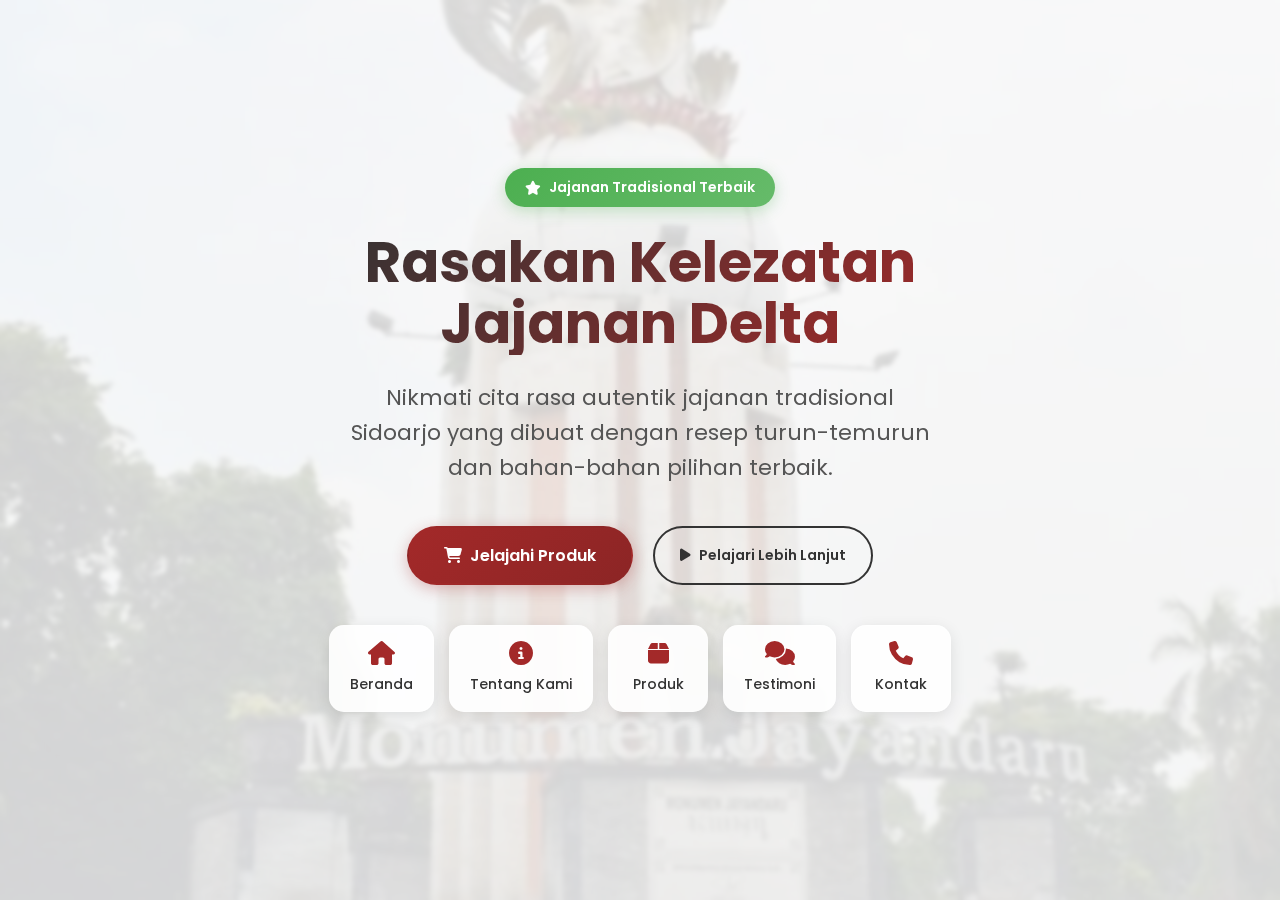
<file: index.html>
<!DOCTYPE html>
<html lang="id">
<head>
    <meta charset="UTF-8">
    <meta name="viewport" content="width=device-width, initial-scale=1.0">
    <title>Jajanan Delta - Rasakan Lezatnya Tradisi!</title>
    <link rel="icon" type="image/x-icon" href="asset/logonew.jpg">
    
    <link href="https://fonts.googleapis.com/css2?family=Poppins:wght@300;400;500;600;700&display=swap" rel="stylesheet">
    
    <link rel="stylesheet" href="https://cdnjs.cloudflare.com/ajax/libs/font-awesome/6.5.2/css/all.min.css">
    
    <link rel="stylesheet" href="landing.css">
</head>
<body>

    <main>
        <!-- Hero Section dengan Full Screen -->
        <section class="hero-section">
            <div class="container hero-content">
                <div class="hero-badge">
                    <i class="fas fa-star"></i>
                    <span>Jajanan Tradisional Terbaik</span>
                </div>
                <h1 class="hero-title">Rasakan Kelezatan <br><span class="logo-green">Jajanan</span> <span class="logo-red">Delta</span></h1>
                <p class="hero-description">Nikmati cita rasa autentik jajanan tradisional Sidoarjo yang dibuat dengan resep turun-temurun dan bahan-bahan pilihan terbaik.</p>
                <div class="hero-actions">
                    <a href="produk.html" class="btn btn-primary btn-large">
                        <i class="fas fa-shopping-cart"></i> 
                        Jelajahi Produk
                    </a>
                    <a href="about.html" class="btn btn-outline">
                        <i class="fas fa-play"></i>
                        Pelajari Lebih Lanjut
                    </a>
                </div>
                
                <div class="navigation-buttons">
                    <a href="beranda.html" class="nav-btn">
                        <i class="fas fa-home"></i>
                        <span>Beranda</span>
                    </a>
                    <a href="about.html" class="nav-btn">
                        <i class="fas fa-info-circle"></i>
                        <span>Tentang Kami</span>
                    </a>
                    <a href="produk.html" class="nav-btn">
                        <i class="fas fa-box"></i>
                        <span>Produk</span>
                    </a>
                    <a href="testimoni.html" class="nav-btn">
                        <i class="fas fa-comments"></i>
                        <span>Testimoni</span>
                    </a>
                    <a href="kontak.html" class="nav-btn">
                        <i class="fas fa-phone"></i>
                        <span>Kontak</span>
                    </a>
                </div>
            </div>
        </section>
    </main>

</body>
</html>
</file>
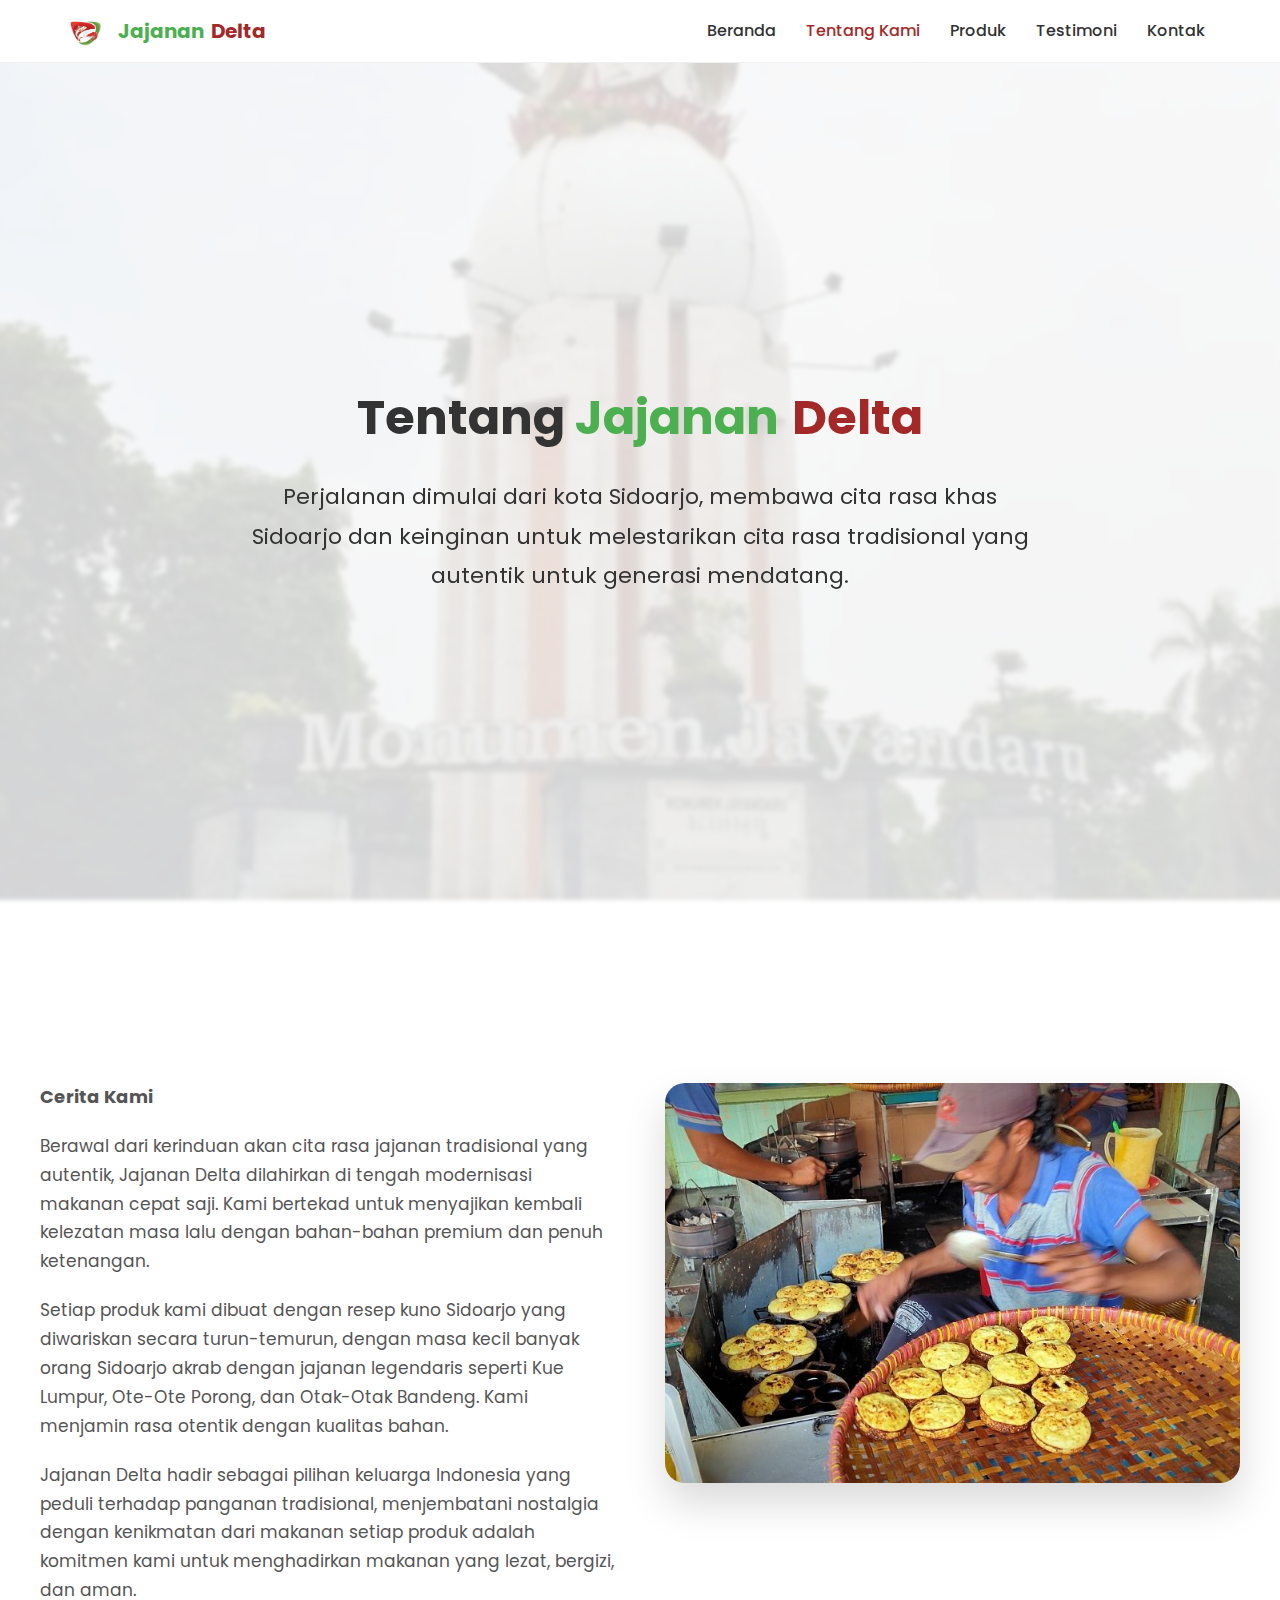
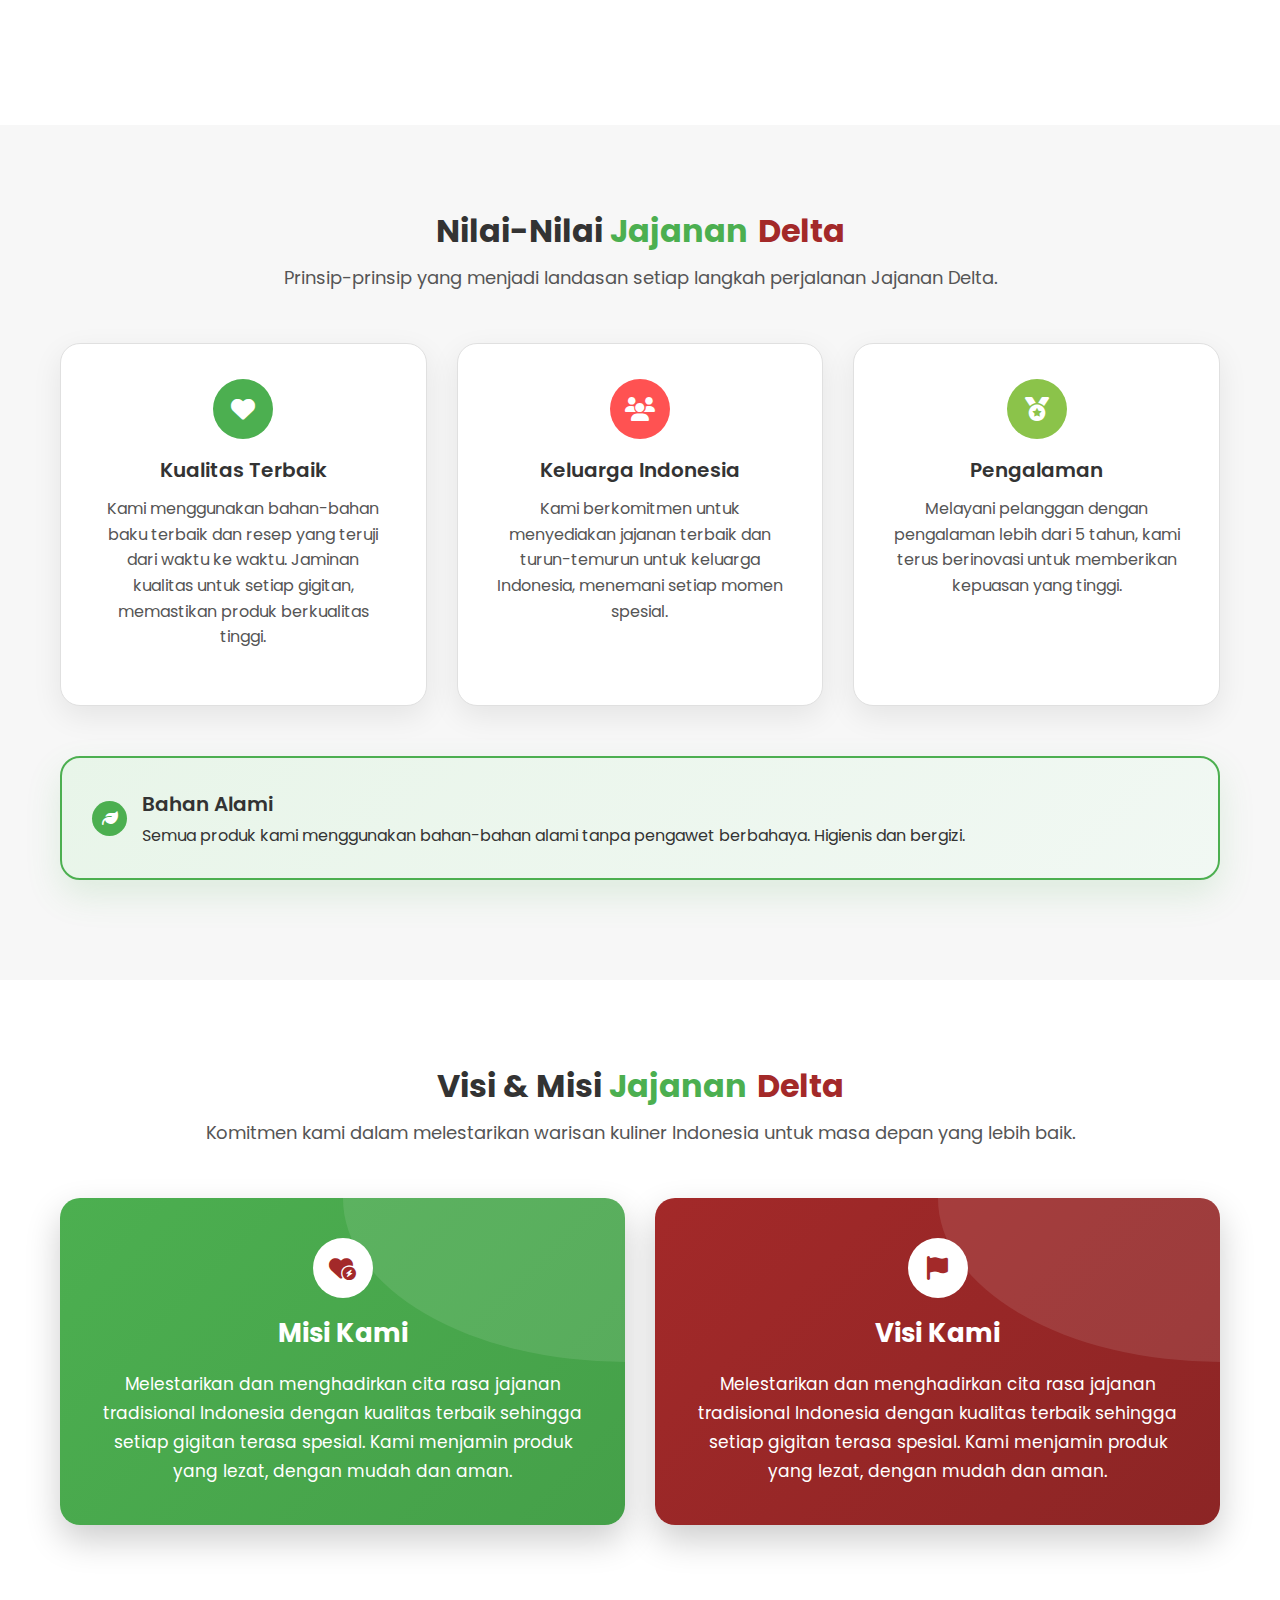
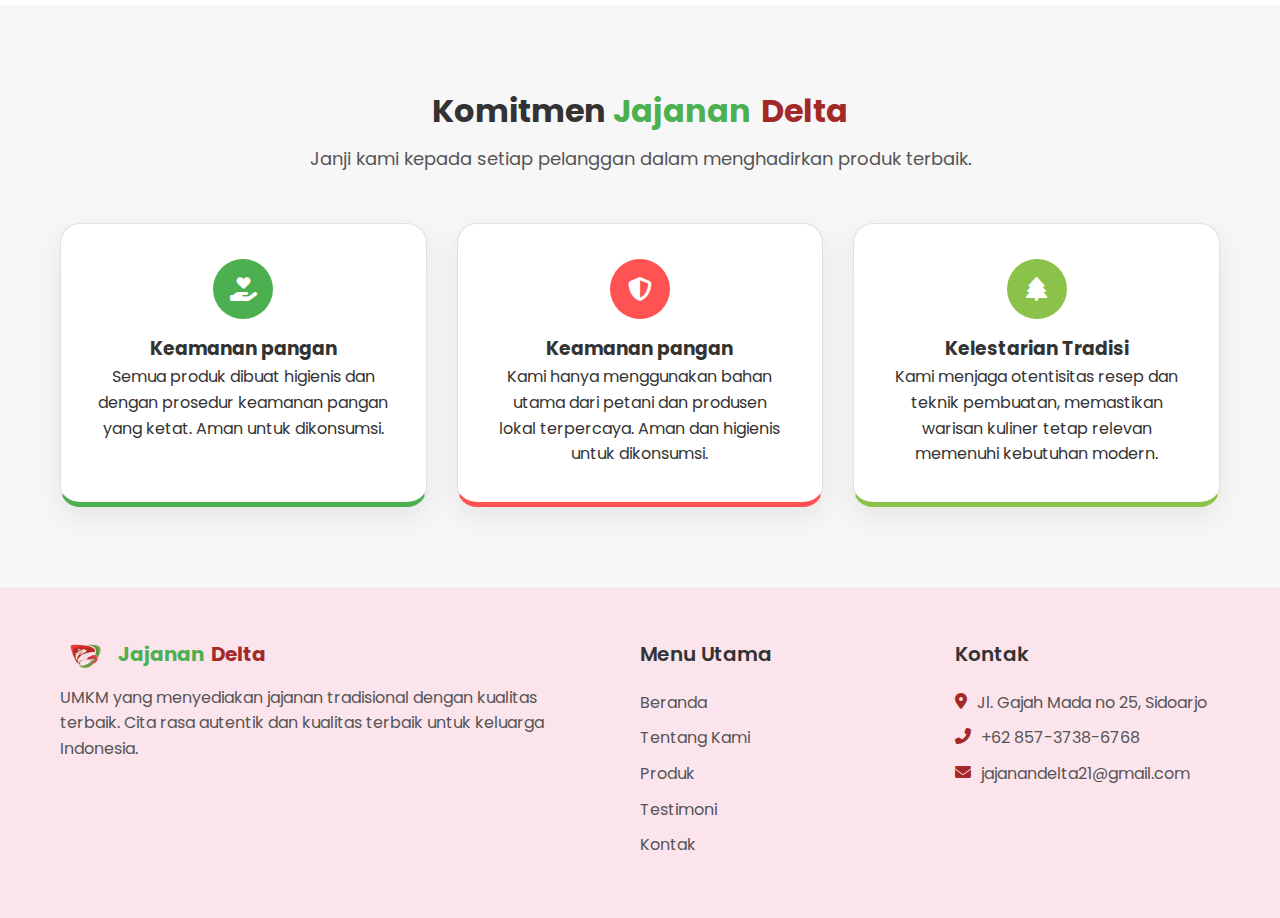
<file: about.html>
<!DOCTYPE html>
<html lang="id">
<head>
    <meta charset="UTF-8">
    <meta name="viewport" content="width=device-width, initial-scale=1.0">
    <title>Jajanan Delta - Tentang Kami</title>
    
    <link href="https://fonts.googleapis.com/css2?family=Poppins:wght@300;400;500;600;700&display=swap" rel="stylesheet">
    
    <link rel="stylesheet" href="https://cdnjs.cloudflare.com/ajax/libs/font-awesome/6.5.2/css/all.min.css">
    
    <link rel="stylesheet" href="about.css">
</head>
<body>

    <header class="main-header">
        <div class="container header-content">
            <a href="landing.html" class="logo">
                <img src="asset/logo.jpg" alt="Logo Jajanan Delta"> 
                <span><span class="logo-green">Jajanan</span> <span class="logo-red">Delta</span></span>
            </a>
            <button class="mobile-menu-toggle" id="mobileMenuToggle">
                <i class="fas fa-bars"></i>
            </button>
            <nav class="main-nav" id="mainNav">
                <ul>
                    <li><a href="beranda.html">Beranda</a></li>
                    <li><a href="about.html" class="active">Tentang Kami</a></li>
                    <li><a href="produk.html">Produk</a></li>
                    <li><a href="testimoni.html">Testimoni</a></li>
                    <li><a href="kontak.html">Kontak</a></li>
                </ul>
            </nav>
        </div>
    </header>

    <main>
        <section id="tentang" class="section about-intro-section">
            <div class="container text-center">
                <h1 class="section-title">Tentang <span class="logo-green">Jajanan</span> <span class="logo-red">Delta</span></h1>
                <p class="section-subtitle-large">Perjalanan dimulai dari kota Sidoarjo, membawa cita rasa khas Sidoarjo dan keinginan untuk melestarikan cita rasa tradisional yang autentik untuk generasi mendatang.</p>
            </div>
        </section>

        <section class="section cerita-kami-section">
            <div class="container cerita-layout">
                <div class="cerita-text">
                    <h2 class="section-subtitle" style="text-align: left; margin-bottom: 20px;">Cerita Kami</h2>
                    <p>Berawal dari kerinduan akan cita rasa jajanan tradisional yang autentik, Jajanan Delta dilahirkan di tengah modernisasi makanan cepat saji. Kami bertekad untuk menyajikan kembali kelezatan masa lalu dengan bahan-bahan premium dan penuh ketenangan.</p>
                    <p>Setiap produk kami dibuat dengan resep kuno Sidoarjo yang diwariskan secara turun-temurun, dengan masa kecil banyak orang Sidoarjo akrab dengan jajanan legendaris seperti Kue Lumpur, Ote-Ote Porong, dan Otak-Otak Bandeng. Kami menjamin rasa otentik dengan kualitas bahan.</p>
                    <p>Jajanan Delta hadir sebagai pilihan keluarga Indonesia yang peduli terhadap panganan tradisional, menjembatani nostalgia dengan kenikmatan dari makanan setiap produk adalah komitmen kami untuk menghadirkan makanan yang lezat, bergizi, dan aman.</p>
                </div>
                <div class="cerita-image">
                    <img src="asset/proses_pembuatan.jpg" alt="Proses Pembuatan Jajanan Delta">
                </div>
            </div>
        </section>

        <section class="section nilai-kami-section">
            <div class="container">
                <h2 class="section-title">Nilai-Nilai <span class="logo-green">Jajanan</span> <span class="logo-red">Delta</span></h2>
                <p class="section-subtitle">Prinsip-prinsip yang menjadi landasan setiap langkah perjalanan Jajanan Delta.</p>

                <div class="feature-grid">
                    <div class="feature-card wide-card">
                        <div class="icon-wrapper green-icon"><i class="fas fa-heart"></i></div>
                        <h3>Kualitas Terbaik</h3>
                        <p>Kami menggunakan bahan-bahan baku terbaik dan resep yang teruji dari waktu ke waktu. Jaminan kualitas untuk setiap gigitan, memastikan produk berkualitas tinggi.</p>
                    </div>
                    <div class="feature-card wide-card">
                        <div class="icon-wrapper red-icon"><i class="fas fa-users"></i></div>
                        <h3>Keluarga Indonesia</h3>
                        <p>Kami berkomitmen untuk menyediakan jajanan terbaik dan turun-temurun untuk keluarga Indonesia, menemani setiap momen spesial.</p>
                    </div>
                    <div class="feature-card wide-card">
                        <div class="icon-wrapper light-green-icon"><i class="fas fa-medal"></i></div>
                        <h3>Pengalaman</h3>
                        <p>Melayani pelanggan dengan pengalaman lebih dari 5 tahun, kami terus berinovasi untuk memberikan kepuasan yang tinggi.</p>
                    </div>
                </div>

                <div class="bahan-alami-wrapper">
                    <div class="bahan-alami-card">
                        <div class="icon-small-wrapper green-icon"><i class="fas fa-leaf"></i></div>
                        <div>
                            <h4>Bahan Alami</h4>
                            <p>Semua produk kami menggunakan bahan-bahan alami tanpa pengawet berbahaya. Higienis dan bergizi.</p>
                        </div>
                    </div>
                </div>
            </div>
        </section>

        <section class="section visi-misi-section">
            <div class="container">
                <h2 class="section-title">Visi & Misi <span class="logo-green">Jajanan</span> <span class="logo-red">Delta</span></h2>
                <p class="section-subtitle">Komitmen kami dalam melestarikan warisan kuliner Indonesia untuk masa depan yang lebih baik.</p>

                <div class="visi-misi-grid">
                    <div class="misi-card">
                        <div class="icon-wrapper white-icon"><i class="fas fa-heart-circle-bolt"></i></div>
                        <h3>Misi Kami</h3>
                        <p>Melestarikan dan menghadirkan cita rasa jajanan tradisional Indonesia dengan kualitas terbaik sehingga setiap gigitan terasa spesial. Kami menjamin produk yang lezat, dengan mudah dan aman.</p>
                    </div>
                    <div class="visi-card">
                        <div class="icon-wrapper white-icon"><i class="fas fa-flag"></i></div>
                        <h3>Visi Kami</h3>
                        <p>Melestarikan dan menghadirkan cita rasa jajanan tradisional Indonesia dengan kualitas terbaik sehingga setiap gigitan terasa spesial. Kami menjamin produk yang lezat, dengan mudah dan aman.</p>
                    </div>
                </div>
            </div>
        </section>
        
        <section class="section komitmen-section">
            <div class="container">
                <h2 class="section-title">Komitmen <span class="logo-green">Jajanan</span> <span class="logo-red">Delta</span></h2>
                <p class="section-subtitle">Janji kami kepada setiap pelanggan dalam menghadirkan produk terbaik.</p>

                <div class="komitmen-grid">
                    <div class="komitmen-card green-border">
                        <div class="icon-wrapper green-icon"><i class="fas fa-hand-holding-heart"></i></div>
                        <h3>Keamanan pangan</h3>
                        <p>Semua produk dibuat higienis dan dengan prosedur keamanan pangan yang ketat. Aman untuk dikonsumsi.</p>
                    </div>
                    <div class="komitmen-card red-border">
                        <div class="icon-wrapper red-icon"><i class="fas fa-shield-halved"></i></div>
                        <h3>Keamanan pangan</h3>
                        <p>Kami hanya menggunakan bahan utama dari petani dan produsen lokal terpercaya. Aman dan higienis untuk dikonsumsi.</p>
                    </div>
                    <div class="komitmen-card light-green-border">
                        <div class="icon-wrapper light-green-icon"><i class="fas fa-tree"></i></div>
                        <h3>Kelestarian Tradisi</h3>
                        <p>Kami menjaga otentisitas resep dan teknik pembuatan, memastikan warisan kuliner tetap relevan memenuhi kebutuhan modern.</p>
                    </div>
                </div>
            </div>
        </section>
    </main>

    <footer class="main-footer">
        <div class="container footer-layout">
            <div class="footer-brand">
                <div class="logo">
                    <img src="asset/logonew.jpg" alt="Logo Jajanan Delta"> 
                    <span><span class="logo-green">Jajanan</span> <span class="logo-red">Delta</span></span>
                </div>
                <p>UMKM yang menyediakan jajanan tradisional dengan kualitas terbaik. Cita rasa autentik dan kualitas terbaik untuk keluarga Indonesia.</p>
            </div>

            <div class="footer-menu">
                <h3>Menu Utama</h3>
                <ul>
                    <li><a href="beranda.html">Beranda</a></li>
                    <li><a href="about.html">Tentang Kami</a></li>
                    <li><a href="produk.html">Produk</a></li>
                    <li><a href="testimoni.html">Testimoni</a></li>
                    <li><a href="kontak.html">Kontak</a></li>
                </ul>
            </div>

            <div class="footer-contact">
                <h3>Kontak</h3>
                <ul>
                    <li><i class="fas fa-map-marker-alt"></i> Jl. Gajah Mada no 25, Sidoarjo</li>
                    <li><i class="fas fa-phone-alt"></i> +62 857-3738-6768</li>
                    <li><i class="fas fa-envelope"></i> jajanandelta21@gmail.com</li>
                </ul>
            </div>
        </div>
    </footer>

    <script>
        // Mobile menu toggle
        const mobileMenuToggle = document.getElementById('mobileMenuToggle');
        const mainNav = document.getElementById('mainNav');
        
        if (mobileMenuToggle && mainNav) {
            mobileMenuToggle.addEventListener('click', function() {
                mainNav.classList.toggle('active');
                const icon = this.querySelector('i');
                if (mainNav.classList.contains('active')) {
                    icon.className = 'fas fa-times';
                } else {
                    icon.className = 'fas fa-bars';
                }
            });
        }
    </script>
</body>
</html>
</file>
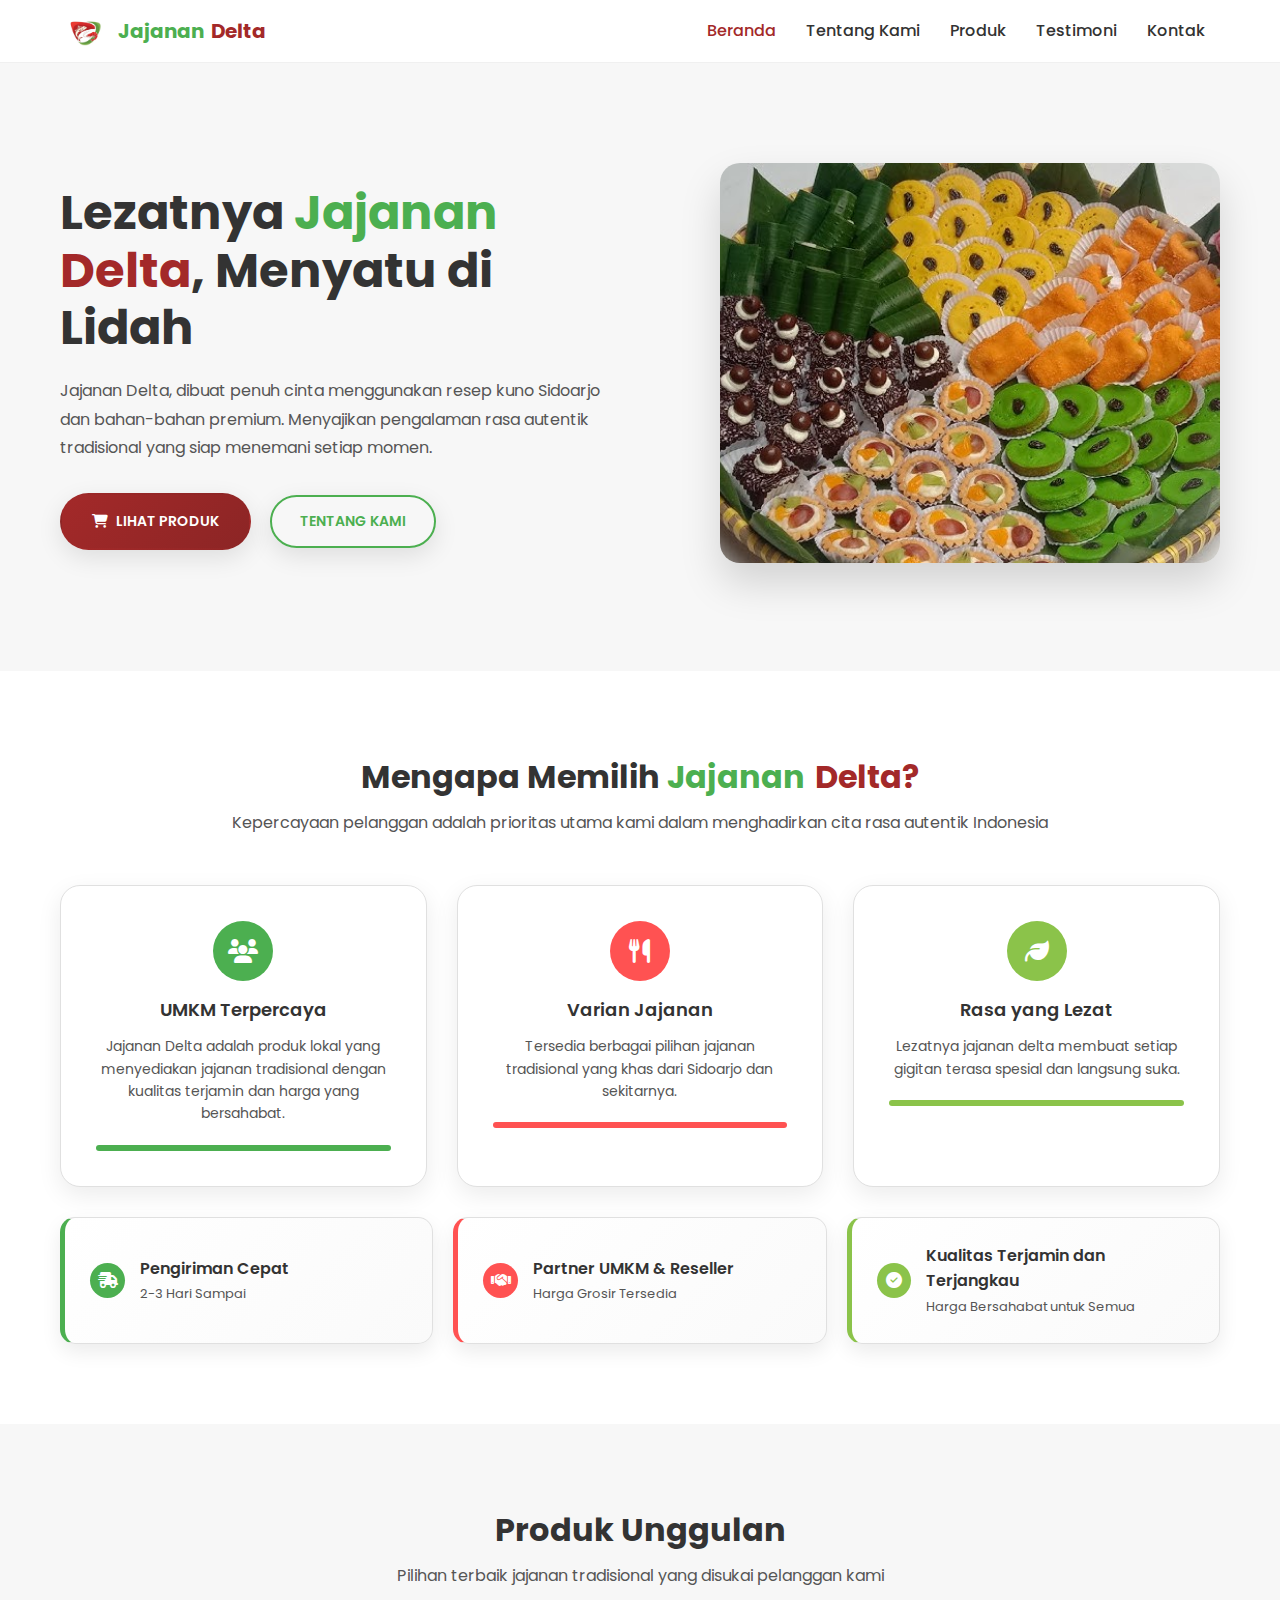
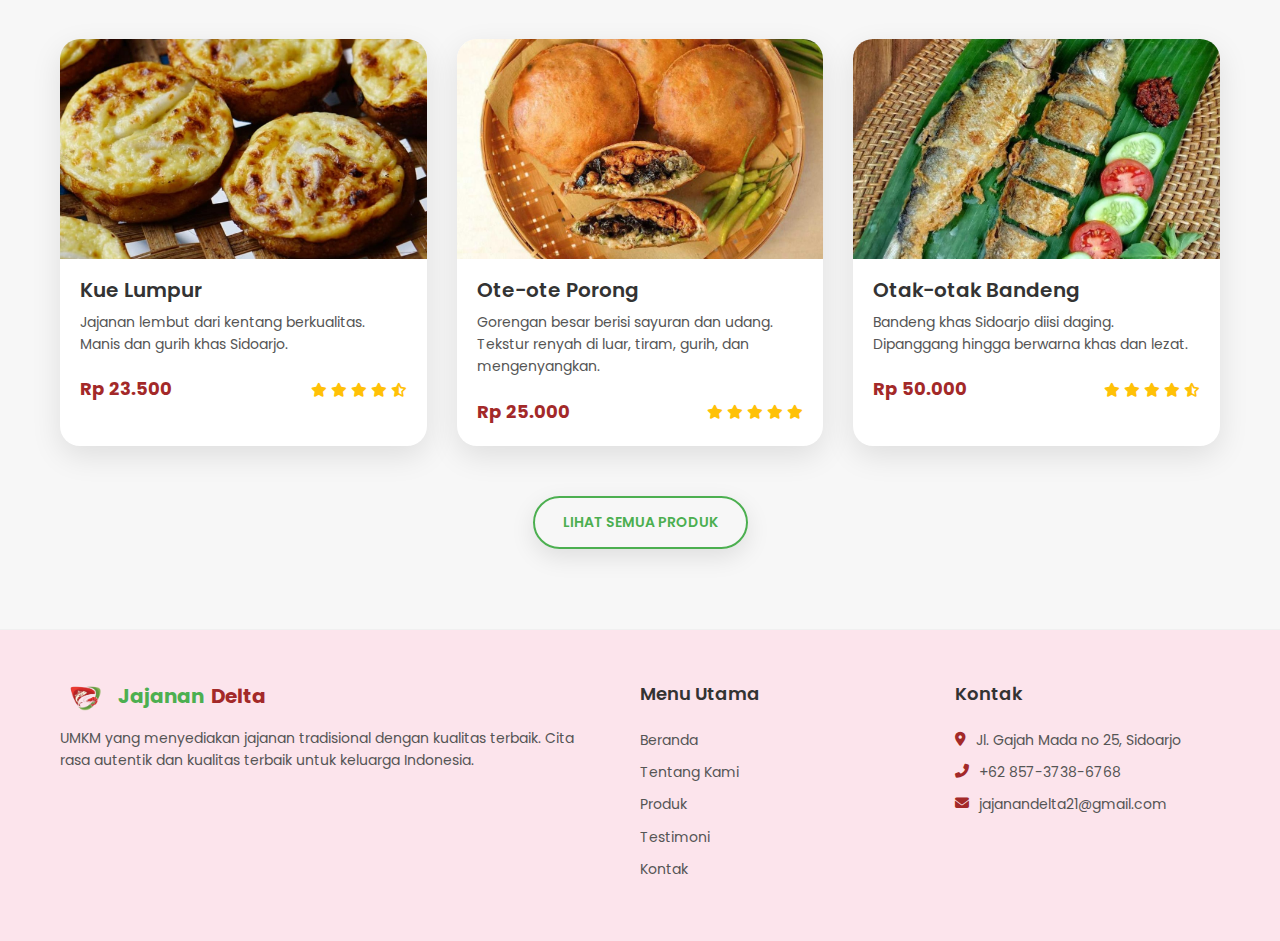
<file: beranda.html>
<!DOCTYPE html>
<html lang="id">
<head>
    <meta charset="UTF-8">
    <meta name="viewport" content="width=device-width, initial-scale=1.0">
    <title>Jajanan Delta - Beranda</title>
    
    <link href="https://fonts.googleapis.com/css2?family=Poppins:wght@300;400;500;600;700&display=swap" rel="stylesheet">
    
    <link rel="stylesheet" href="https://cdnjs.cloudflare.com/ajax/libs/font-awesome/6.5.2/css/all.min.css">
    
    <link rel="stylesheet" href="beranda.css">
</head>
<body>

    <header class="main-header">
        <div class="container header-content">
            <div class="logo">
                <img src="asset/logo.jpg" alt="Logo Jajanan Delta"> 
                <span><span class="logo-green">Jajanan</span> <span class="logo-red">Delta</span></span>
            </div>
            <button class="mobile-menu-toggle" id="mobileMenuToggle">
                <i class="fas fa-bars"></i>
            </button>
            <nav class="main-nav" id="mainNav">
                <ul>
                    <li><a href="beranda.html" class="active">Beranda</a></li>
                    <li><a href="about.html">Tentang Kami</a></li>
                    <li><a href="produk.html">Produk</a></li>
                    <li><a href="testimoni.html">Testimoni</a></li>
                    <li><a href="kontak.html">Kontak</a></li>
                </ul>
            </nav>
        </div>
    </header>

    <main>
        <section id="beranda" class="hero-section">
            <div class="container hero-layout">
                <div class="hero-text">
                    <h1>Lezatnya <span class="logo-green">Jajanan</span> <span class="logo-red">Delta</span>, Menyatu di Lidah</h1>
                    <p>Jajanan Delta, dibuat penuh cinta menggunakan resep kuno Sidoarjo dan bahan-bahan premium. Menyajikan pengalaman rasa autentik tradisional yang siap menemani setiap momen.</p>
                    <div class="hero-cta">
                        <a href="produk.html" class="btn btn-primary"><i class="fas fa-shopping-cart"></i> Lihat Produk</a>
                        <a href="about.html" class="btn btn-secondary">Tentang Kami</a>
                    </div>
                </div>
                <div class="hero-image">
                    <img src="asset/hero_section.jpg" alt="Aneka Jajanan Delta">
                </div>
            </div>
        </section>

        <section class="section why-choose-us">
            <div class="container">
                <h2 class="section-title">Mengapa Memilih <span class="logo-green">Jajanan</span> <span class="logo-red">Delta?</span></h2>
                <p class="section-subtitle">Kepercayaan pelanggan adalah prioritas utama kami dalam menghadirkan cita rasa autentik Indonesia</p>

                <div class="feature-grid">
                    <div class="feature-card">
                        <div class="icon-wrapper green-icon"><i class="fas fa-users"></i></div>
                        <h3>UMKM Terpercaya</h3>
                        <p>Jajanan Delta adalah produk lokal yang menyediakan jajanan tradisional dengan kualitas terjamin dan harga yang bersahabat.</p>
                        <div class="progress-bar green-bar"></div>
                    </div>
                    <div class="feature-card">
                        <div class="icon-wrapper red-icon"><i class="fas fa-utensils"></i></div>
                        <h3>Varian Jajanan</h3>
                        <p>Tersedia berbagai pilihan jajanan tradisional yang khas dari Sidoarjo dan sekitarnya.</p>
                        <div class="progress-bar red-bar"></div>
                    </div>
                    <div class="feature-card">
                        <div class="icon-wrapper light-green-icon"><i class="fas fa-leaf"></i></div>
                        <h3>Rasa yang Lezat</h3>
                        <p>Lezatnya jajanan delta membuat setiap gigitan terasa spesial dan langsung suka.</p>
                        <div class="progress-bar light-green-bar"></div>
                    </div>
                </div>

                <div class="small-feature-grid">
                    <div class="small-feature-card green-border">
                        <div class="icon-small-wrapper green-icon"><i class="fas fa-shipping-fast"></i></div>
                        <div>
                            <h4>Pengiriman Cepat</h4>
                            <p>2-3 Hari Sampai</p>
                        </div>
                    </div>
                    <div class="small-feature-card red-border">
                        <div class="icon-small-wrapper red-icon"><i class="fas fa-handshake"></i></div>
                        <div>
                            <h4>Partner UMKM & Reseller</h4>
                            <p>Harga Grosir Tersedia</p>
                        </div>
                    </div>
                    <div class="small-feature-card light-green-border">
                        <div class="icon-small-wrapper light-green-icon"><i class="fas fa-check-circle"></i></div>
                        <div>
                            <h4>Kualitas Terjamin dan Terjangkau</h4>
                            <p>Harga Bersahabat untuk Semua</p>
                        </div>
                    </div>
                </div>
            </div>
        </section>

        <section id="produk" class="section featured-products">
            <div class="container">
                <h2 class="section-title">Produk Unggulan</h2>
                <p class="section-subtitle">Pilihan terbaik jajanan tradisional yang disukai pelanggan kami</p>

                <div class="product-grid">
                    <div class="product-card">
                        <img src="asset/kue_lumpur.jpeg" alt="Kue Lumpur"> <h3>Kue Lumpur</h3>
                        <p class="product-desc">Jajanan lembut dari kentang berkualitas. Manis dan gurih khas Sidoarjo.</p>
                        <div class="product-footer">
                            <span class="price">Rp 23.500</span>
                            <div class="rating">
                                <i class="fas fa-star yellow"></i>
                                <i class="fas fa-star yellow"></i>
                                <i class="fas fa-star yellow"></i>
                                <i class="fas fa-star yellow"></i>
                                <i class="fas fa-star-half-alt yellow"></i>
                            </div>
                        </div>
                    </div>
                    <div class="product-card">
                        <img src="asset/ote-ote-porong.jpg" alt="Ote-ote Porong"> <h3>Ote-ote Porong</h3>
                        <p class="product-desc">Gorengan besar berisi sayuran dan udang. Tekstur renyah di luar, tiram, gurih, dan mengenyangkan.</p>
                        <div class="product-footer">
                            <span class="price">Rp 25.000</span>
                            <div class="rating">
                                <i class="fas fa-star yellow"></i>
                                <i class="fas fa-star yellow"></i>
                                <i class="fas fa-star yellow"></i>
                                <i class="fas fa-star yellow"></i>
                                <i class="fas fa-star yellow"></i>
                            </div>
                        </div>
                    </div>
                    <div class="product-card">
                        <img src="asset/otak-otak-bandeng.jpg" alt="Otak-otak Bandeng"> <h3>Otak-otak Bandeng</h3>
                        <p class="product-desc">Bandeng khas Sidoarjo diisi daging. Dipanggang hingga berwarna khas dan lezat.</p>
                        <div class="product-footer">
                            <span class="price">Rp 50.000</span>
                            <div class="rating">
                                <i class="fas fa-star yellow"></i>
                                <i class="fas fa-star yellow"></i>
                                <i class="fas fa-star yellow"></i>
                                <i class="fas fa-star yellow"></i>
                                <i class="fas fa-star-half-alt yellow"></i>
                            </div>
                        </div>
                    </div>
                </div>

                <div class="text-center button-container">
                    <a href="produk.html" class="btn btn-secondary">Lihat Semua Produk</a>
                </div>
            </div>
        </section>
    </main>

    <footer class="main-footer">
        <div class="container footer-layout">
            <div class="footer-brand">
                <div class="logo">
                    <img src="asset/logonew.jpg" alt="Logo Jajanan Delta"> 
                    <span><span class="logo-green">Jajanan</span> <span class="logo-red">Delta</span></span>
                </div>
                <p>UMKM yang menyediakan jajanan tradisional dengan kualitas terbaik. Cita rasa autentik dan kualitas terbaik untuk keluarga Indonesia.</p>
            </div>

            <div class="footer-menu">
                <h3>Menu Utama</h3>
                <ul>
                    <li><a href="beranda.html">Beranda</a></li>
                    <li><a href="about.html">Tentang Kami</a></li>
                    <li><a href="produk.html">Produk</a></li>
                    <li><a href="testimoni.html">Testimoni</a></li>
                    <li><a href="kontak.html">Kontak</a></li>
                </ul>
            </div>

            <div class="footer-contact">
                <h3>Kontak</h3>
                <ul>
                    <li><i class="fas fa-map-marker-alt"></i> Jl. Gajah Mada no 25, Sidoarjo</li>
                    <li><i class="fas fa-phone-alt"></i> +62 857-3738-6768</li>
                    <li><i class="fas fa-envelope"></i> jajanandelta21@gmail.com</li>
                </ul>
            </div>
        </div>
    </footer>

    <script>
        // Mobile menu toggle
        const mobileMenuToggle = document.getElementById('mobileMenuToggle');
        const mainNav = document.getElementById('mainNav');
        
        if (mobileMenuToggle && mainNav) {
            mobileMenuToggle.addEventListener('click', function() {
                mainNav.classList.toggle('active');
                const icon = this.querySelector('i');
                if (mainNav.classList.contains('active')) {
                    icon.className = 'fas fa-times';
                } else {
                    icon.className = 'fas fa-bars';
                }
            });
        }
    </script>
</body>
</html>
</file>
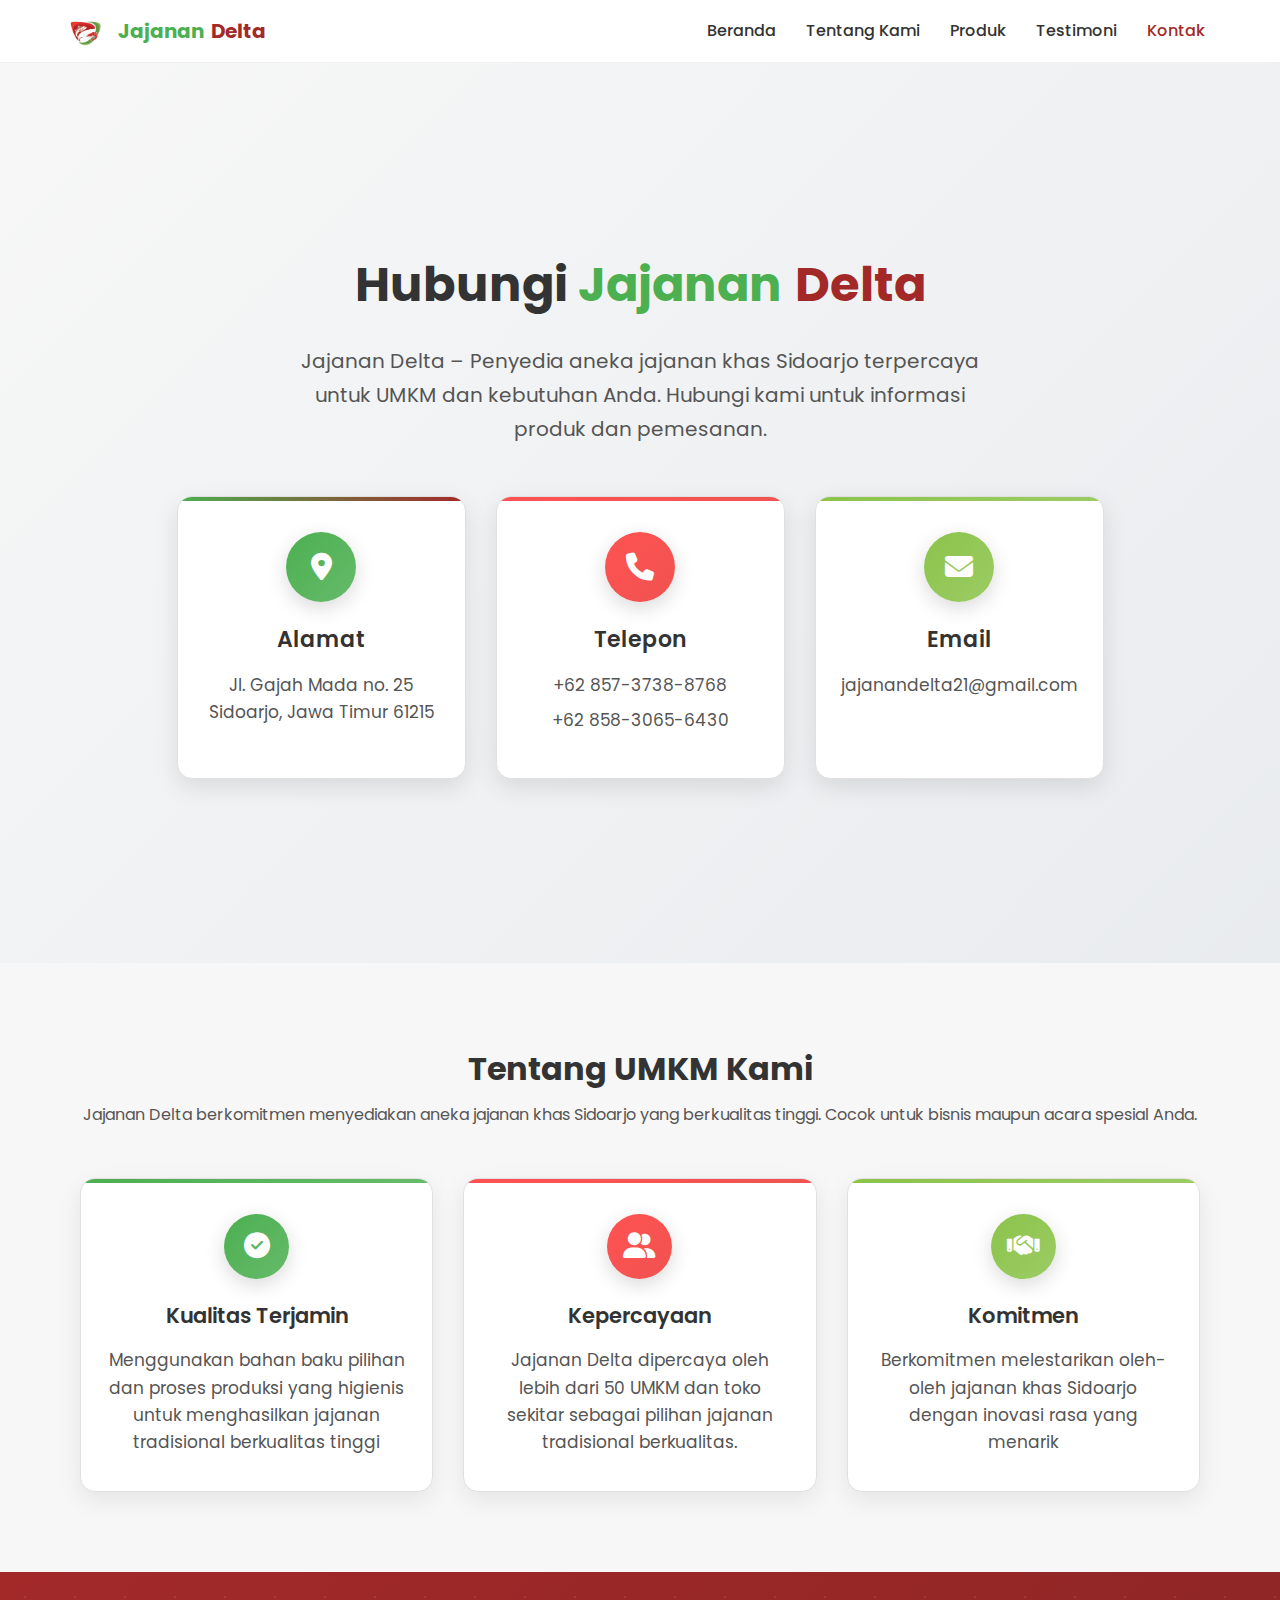
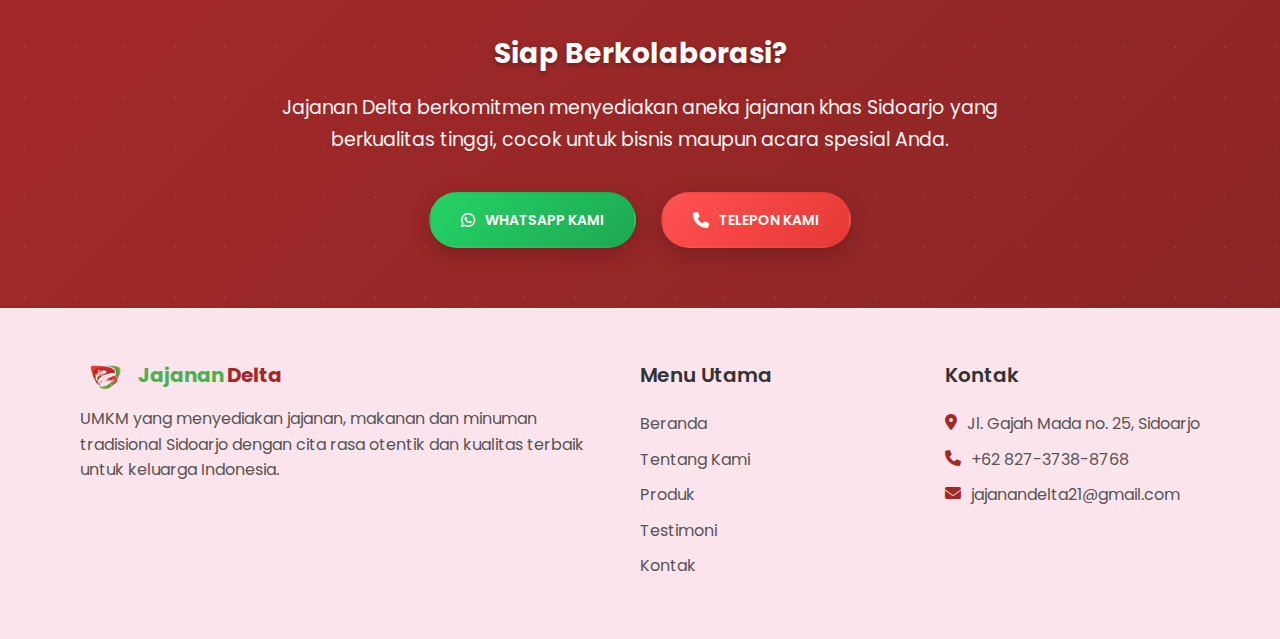
<file: kontak.html>
<!DOCTYPE html>
<html lang="id">
<head>
    <meta charset="UTF-8">
    <meta name="viewport" content="width=device-width, initial-scale=1.0">
    <title>Kontak Kami - Jajanan Delta</title>
    <link rel="icon" type="image/x-icon" href="asset/logonew.jpg">
    <link href="https://fonts.googleapis.com/css2?family=Poppins:wght@300;400;600;700&display=swap" rel="stylesheet">
    <link rel="stylesheet" href="https://cdnjs.cloudflare.com/ajax/libs/font-awesome/6.5.2/css/all.min.css">
    <link rel="stylesheet" href="kontak.css"> 
</head>
<body>
    <header class="main-header">
        <div class="container header-content">
            <a href="index.html" class="logo">
                <img src="asset/logonew.jpg" alt="Logo Jajanan Delta"> 
                <span><span class="logo-green">Jajanan</span> <span class="logo-red">Delta</span></span>
            </a>
            <button class="mobile-menu-toggle" id="mobileMenuToggle">
                <i class="fas fa-bars"></i>
            </button>
            <nav class="main-nav" id="mainNav">
                <ul>
                    <li><a href="beranda.html">Beranda</a></li>
                    <li><a href="about.html">Tentang Kami</a></li>
                    <li><a href="produk.html">Produk</a></li>
                    <li><a href="testimoni.html">Testimoni</a></li>
                    <li><a href="kontak.html" class="active">Kontak</a></li>
                </ul>
            </nav>
        </div>
    </header>

    <main>
        <section class="contact-header section">
            <div class="container">
                <h1 class="section-title">Hubungi <span class="logo-green">Jajanan</span> <span class="logo-red">Delta</span></h1>
                <p class="section-subtitle">Jajanan Delta – Penyedia aneka jajanan khas Sidoarjo terpercaya untuk UMKM dan kebutuhan Anda. Hubungi kami untuk informasi produk dan pemesanan.</p>

                <div class="contact-cards">
                <div class="card">
                    <div class="icon-circle location">
                        <i class="fa-solid fa-location-dot"></i>
                    </div>
                    <h2>Alamat</h2>
                    <p>Jl. Gajah Mada no. 25<br>Sidoarjo, Jawa Timur 61215</p>
                </div>

                <div class="card">
                    <div class="icon-circle phone">
                        <i class="fa-solid fa-phone"></i>
                    </div>
                    <h2>Telepon</h2>
                    <p>+62 857-3738-8768</p>
                    <p>+62 858-3065-6430</p>
                </div>

                <div class="card">
                    <div class="icon-circle email">
                        <i class="fa-solid fa-envelope"></i>
                    </div>
                    <h2>Email</h2>
                    <p>jajanandelta21@gmail.com</p>
                </div>
            </div>
        </section>

        <section class="about-umkm-section section">
            <div class="container">
                <h2 class="section-title">Tentang UMKM Kami</h2>
                <p class="section-subtitle">Jajanan Delta berkomitmen menyediakan aneka jajanan khas Sidoarjo yang berkualitas tinggi. Cocok untuk bisnis maupun acara spesial Anda.</p>

                <div class="commitment-cards">
                    <div class="commitment-card">
                        <div class="icon-circle-small check">
                            <i class="fa-solid fa-circle-check"></i>
                        </div>
                        <h3>Kualitas Terjamin</h3>
                        <p>Menggunakan bahan baku pilihan dan proses produksi yang higienis untuk menghasilkan jajanan tradisional berkualitas tinggi</p>
                    </div>

                    <div class="commitment-card">
                        <div class="icon-circle-small people">
                            <i class="fa-solid fa-user-group"></i>
                        </div>
                        <h3>Kepercayaan</h3>
                        <p>Jajanan Delta dipercaya oleh lebih dari 50 UMKM dan toko sekitar sebagai pilihan jajanan tradisional berkualitas.</p>
                    </div>

                    <div class="commitment-card">
                        <div class="icon-circle-small commit">
                            <i class="fa-solid fa-handshake"></i>
                        </div>
                        <h3>Komitmen</h3>
                        <p>Berkomitmen melestarikan oleh-oleh jajanan khas Sidoarjo dengan inovasi rasa yang menarik</p>
                    </div>
                </div>
            </div>
        </section>

        <section class="collaboration-section">
            <p>Siap Berkolaborasi?</p>
            <p>Jajanan Delta berkomitmen menyediakan aneka jajanan khas Sidoarjo yang berkualitas tinggi, cocok untuk bisnis maupun acara spesial Anda.</p>
            <div class="collaboration-buttons">
                <a href="#" class="btn whatsapp-btn">
                    <i class="fa-brands fa-whatsapp"></i> WhatsApp Kami
                </a>
                <a href="#" class="btn call-btn">
                    <i class="fa-solid fa-phone"></i> Telepon Kami
                </a>
            </div>
        </section>
    </main>

    <footer class="main-footer">
        <div class="container">
            <div class="footer-layout">
                <div class="footer-brand">
                    <div class="logo">
                        <img src="asset/logonew.jpg" alt="Logo Jajanan Delta">
                        <span class="logo-green">Jajanan</span><span class="logo-red">Delta</span>
                    </div>
                    <p>UMKM yang menyediakan jajanan, makanan dan minuman tradisional Sidoarjo dengan cita rasa otentik dan kualitas terbaik untuk keluarga Indonesia.</p>
                </div>

                <div class="footer-menu">
                    <h3>Menu Utama</h3>
                   <ul>
                    <li><a href="beranda.html">Beranda</a></li>
                    <li><a href="about.html">Tentang Kami</a></li>
                    <li><a href="produk.html">Produk</a></li>
                    <li><a href="testimoni.html">Testimoni</a></li>
                    <li><a href="kontak.html">Kontak</a></li>
                </ul>
                </div>

                <div class="footer-contact">
                    <h3>Kontak</h3>
                    <ul>
                        <li><i class="fa-solid fa-location-dot"></i> Jl. Gajah Mada no. 25, Sidoarjo</li>
                        <li><i class="fa-solid fa-phone"></i> +62 827-3738-8768</li>
                        <li><i class="fa-solid fa-envelope"></i> jajanandelta21@gmail.com</li>
                    </ul>
                </div>
            </div>
        </div>
    </footer>

    <script>
        // Mobile menu toggle
        const mobileMenuToggle = document.getElementById('mobileMenuToggle');
        const mainNav = document.getElementById('mainNav');
        
        if (mobileMenuToggle && mainNav) {
            mobileMenuToggle.addEventListener('click', function() {
                mainNav.classList.toggle('active');
                const icon = this.querySelector('i');
                if (mainNav.classList.contains('active')) {
                    icon.className = 'fas fa-times';
                } else {
                    icon.className = 'fas fa-bars';
                }
            });
        }
    </script>
</body>
</html>
</file>
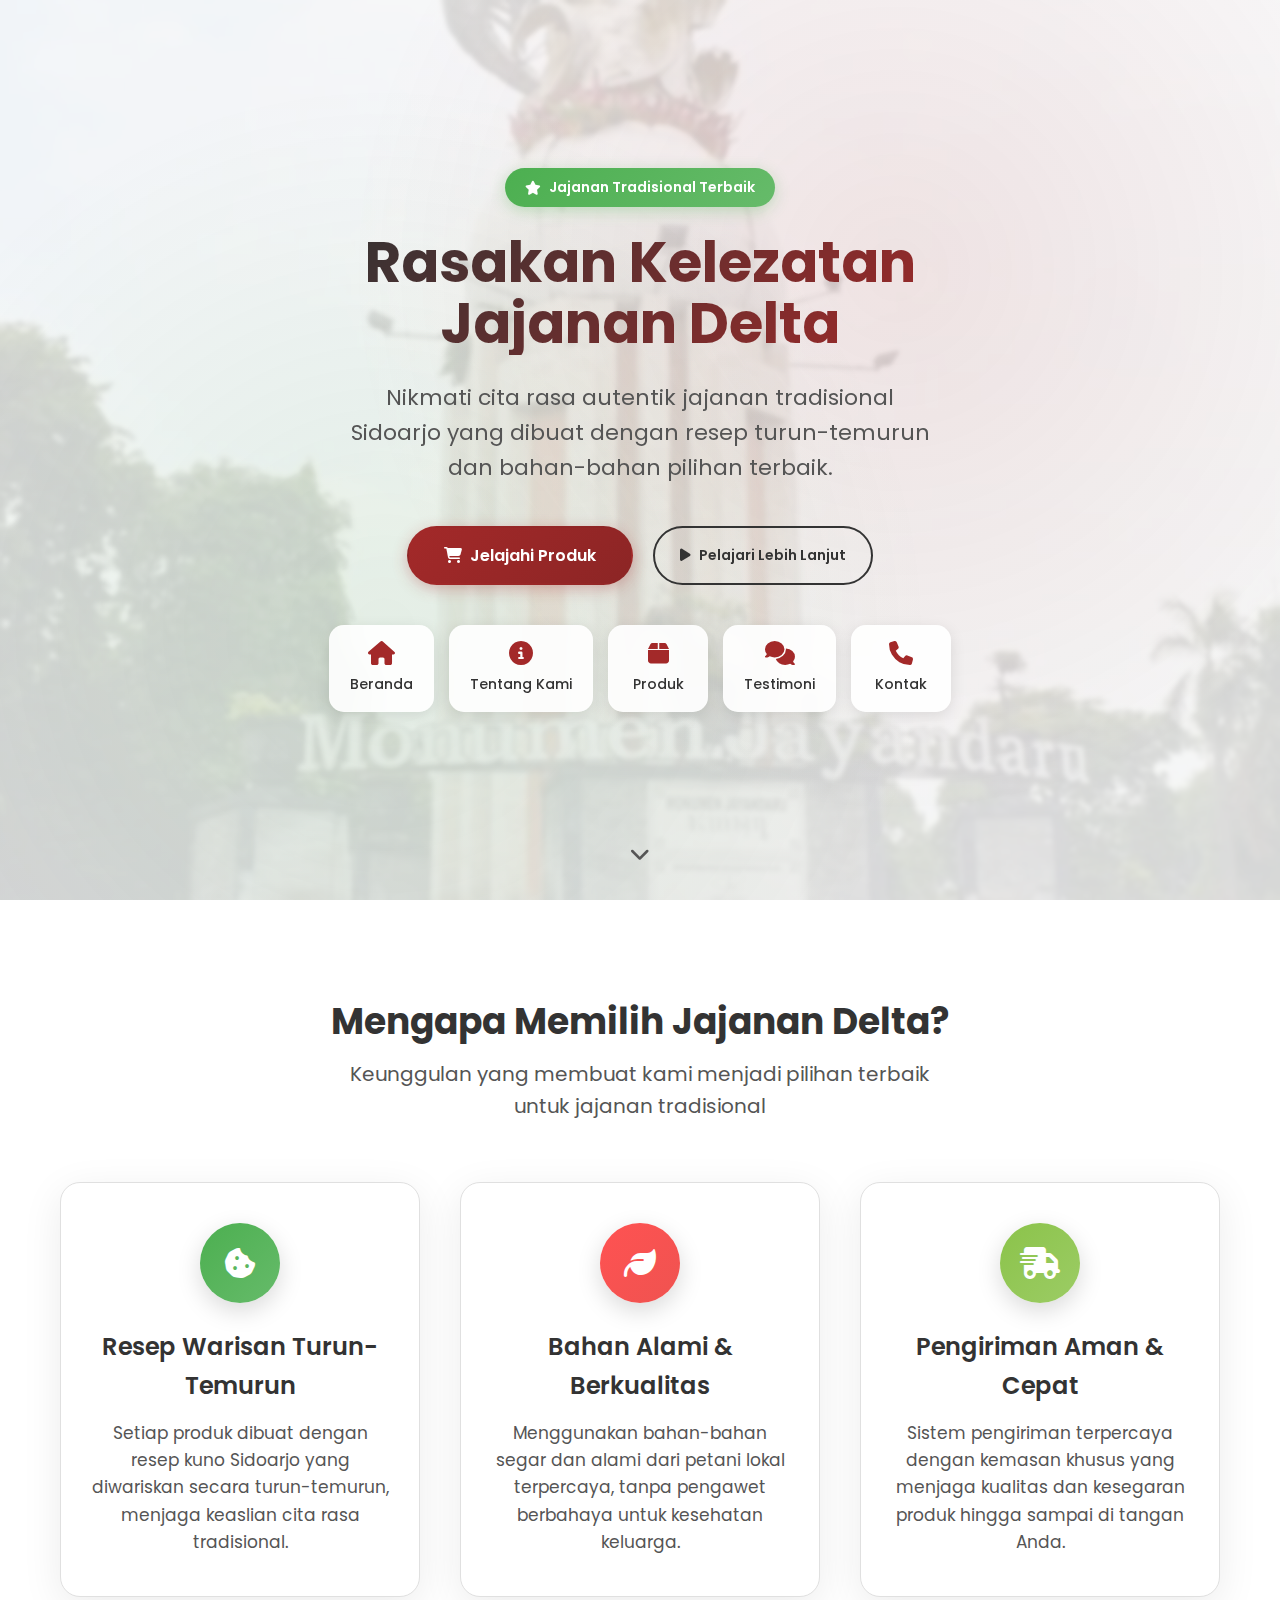
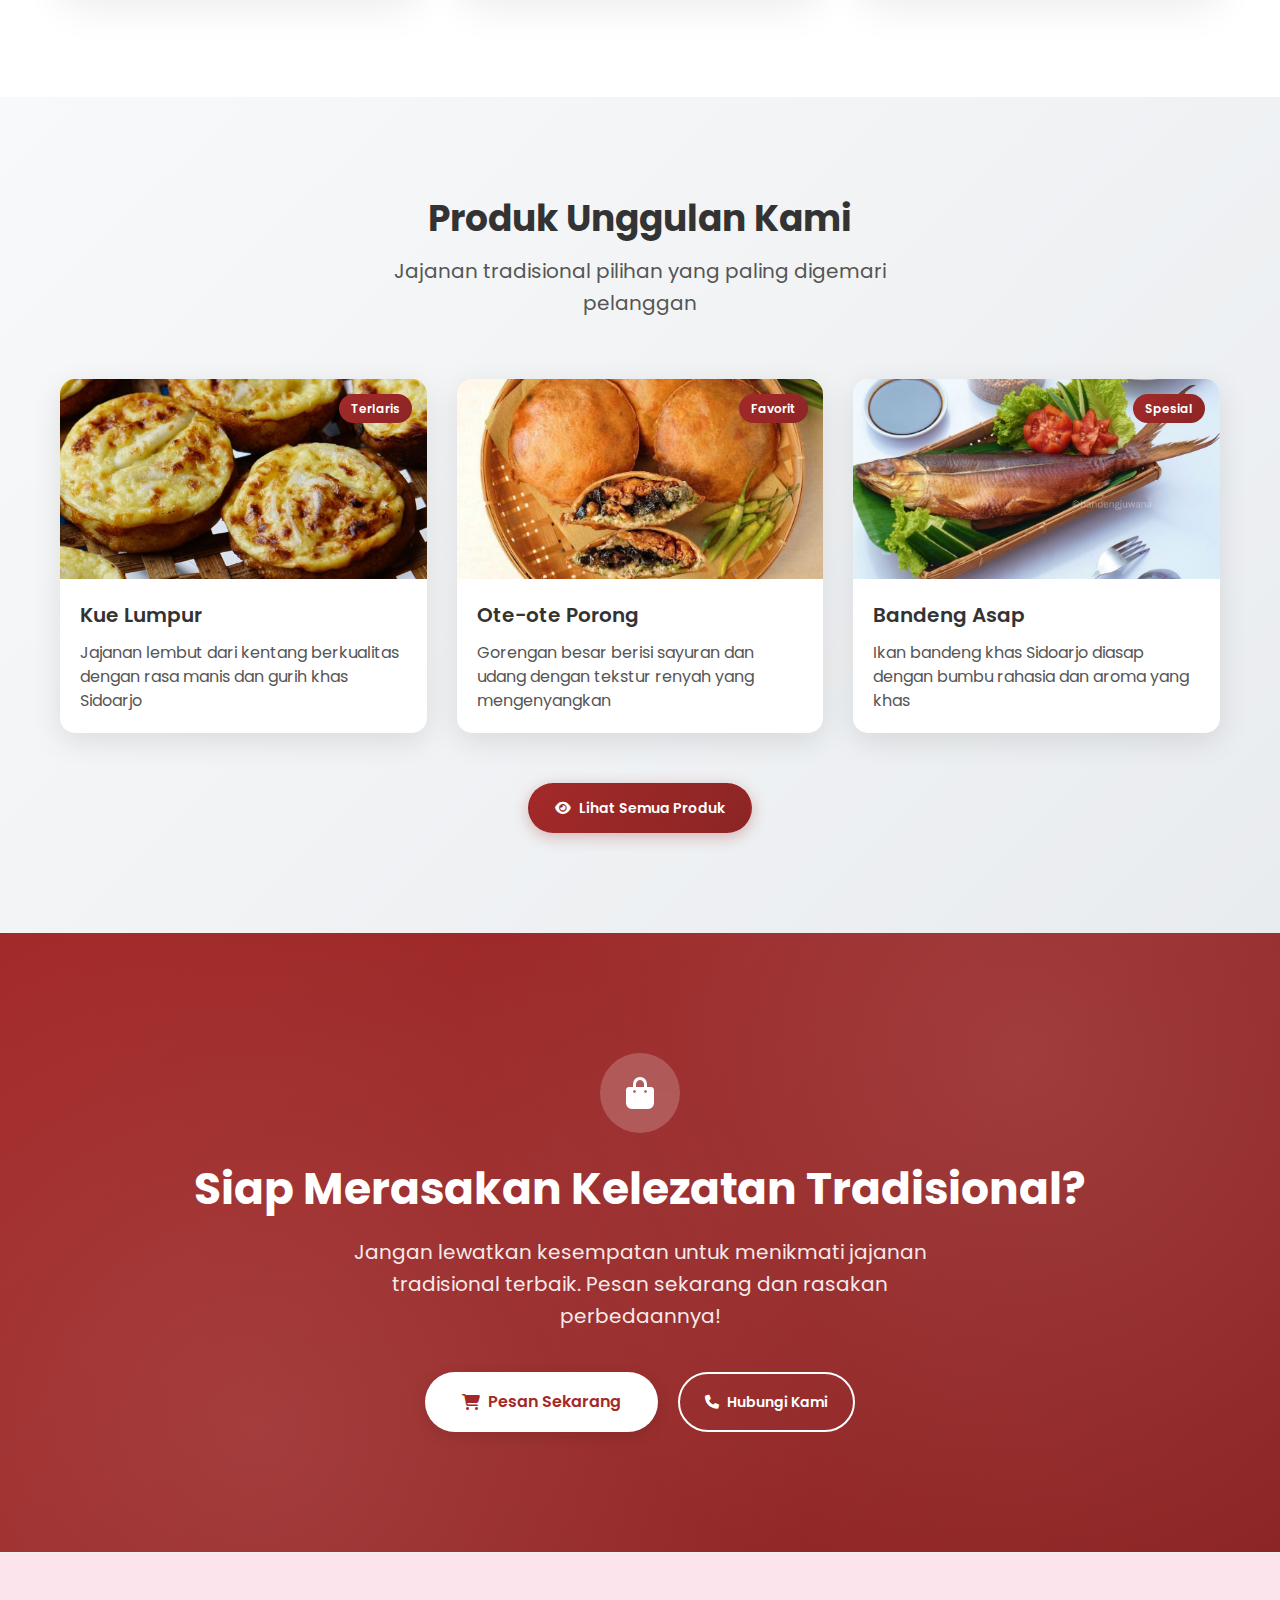
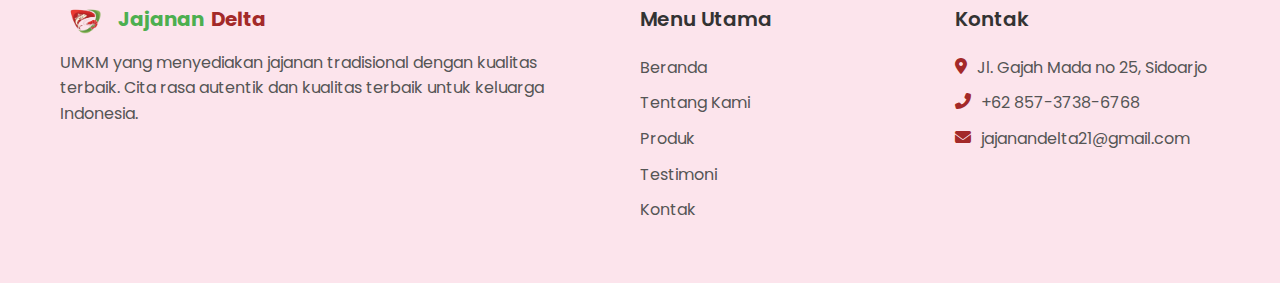
<file: landing.html>
<!DOCTYPE html>
<html lang="id">
<head>
    <meta charset="UTF-8">
    <meta name="viewport" content="width=device-width, initial-scale=1.0">
    <title>Jajanan Delta - Rasakan Lezatnya Tradisi!</title>
    
    <link href="https://fonts.googleapis.com/css2?family=Poppins:wght@300;400;500;600;700&display=swap" rel="stylesheet">
    
    <link rel="stylesheet" href="https://cdnjs.cloudflare.com/ajax/libs/font-awesome/6.5.2/css/all.min.css">
    
    <link rel="stylesheet" href="landing.css">
</head>
<body>
    


    <main>
        <!-- Hero Section dengan Full Screen -->
        <section class="hero-section">
            <div class="hero-background"></div>
            <div class="container hero-content">
                <div class="hero-badge">
                    <i class="fas fa-star"></i>
                    <span>Jajanan Tradisional Terbaik</span>
                </div>
                <h1 class="hero-title">Rasakan Kelezatan <br><span class="logo-green">Jajanan</span> <span class="logo-red">Delta</span></h1>
                <p class="hero-description">Nikmati cita rasa autentik jajanan tradisional Sidoarjo yang dibuat dengan resep turun-temurun dan bahan-bahan pilihan terbaik.</p>
                <div class="hero-actions">
                    <a href="produk.html" class="btn btn-primary btn-large">
                        <i class="fas fa-shopping-cart"> </i> 
                        Jelajahi Produk
                    </a>
                    <a href="about.html" class="btn btn-outline">
                        <i class="fas fa-play"></i>
                        Pelajari Lebih Lanjut
                    </a>
                </div>
                
                <div class="navigation-buttons">
                    <a href="beranda.html" class="nav-btn">
                        <i class="fas fa-home"></i>
                        <span>Beranda</span>
                    </a>
                    <a href="about.html" class="nav-btn">
                        <i class="fas fa-info-circle"></i>
                        <span>Tentang Kami</span>
                    </a>
                    <a href="produk.html" class="nav-btn">
                        <i class="fas fa-box"></i>
                        <span>Produk</span>
                    </a>
                    <a href="testimoni.html" class="nav-btn">
                        <i class="fas fa-comments"></i>
                        <span>Testimoni</span>
                    </a>
                    <a href="kontak.html" class="nav-btn">
                        <i class="fas fa-phone"></i>
                        <span>Kontak</span>
                    </a>
                </div>
            </div>
            <div class="hero-scroll">
                <i class="fas fa-chevron-down"></i>
            </div>
        </section>

        <!-- Features Section dengan Card Design -->
        <section class="section features-section">
            <div class="container">
                <div class="section-header">
                    <h2 class="section-title">Mengapa Memilih <span class="logo-green">Jajanan</span> <span class="logo-red">Delta</span>?</h2>
                    <p class="section-subtitle">Keunggulan yang membuat kami menjadi pilihan terbaik untuk jajanan tradisional</p>
                </div>
                
                <div class="features-grid">
                    <div class="feature-card">
                        <div class="feature-icon green-gradient">
                            <i class="fas fa-cookie-bite"></i>
                        </div>
                        <h3>Resep Warisan Turun-Temurun</h3>
                        <p>Setiap produk dibuat dengan resep kuno Sidoarjo yang diwariskan secara turun-temurun, menjaga keaslian cita rasa tradisional.</p>
                    </div>
                    
                    <div class="feature-card">
                        <div class="feature-icon red-gradient">
                            <i class="fas fa-leaf"></i>
                        </div>
                        <h3>Bahan Alami & Berkualitas</h3>
                        <p>Menggunakan bahan-bahan segar dan alami dari petani lokal terpercaya, tanpa pengawet berbahaya untuk kesehatan keluarga.</p>
                    </div>
                    
                    <div class="feature-card">
                        <div class="feature-icon light-green-gradient">
                            <i class="fas fa-truck-fast"></i>
                        </div>
                        <h3>Pengiriman Aman & Cepat</h3>
                        <p>Sistem pengiriman terpercaya dengan kemasan khusus yang menjaga kualitas dan kesegaran produk hingga sampai di tangan Anda.</p>
                    </div>
                </div>
            </div>
        </section>

        <!-- Product Preview Section -->
        <section class="section product-preview-section">
            <div class="container">
                <div class="section-header">
                    <h2 class="section-title">Produk Unggulan Kami</h2>
                    <p class="section-subtitle">Jajanan tradisional pilihan yang paling digemari pelanggan</p>
                </div>
                
                <div class="product-preview-grid">
                    <div class="preview-card">
                        <div class="preview-image">
                            <img src="asset/kue_lumpur.jpeg" alt="Kue Lumpur">
                            <div class="preview-badge">Terlaris</div>
                        </div>
                        <h4>Kue Lumpur</h4>
                        <p>Jajanan lembut dari kentang berkualitas dengan rasa manis dan gurih khas Sidoarjo</p>
                    </div>
                    
                    <div class="preview-card">
                        <div class="preview-image">
                            <img src="asset/ote-ote-porong.jpg" alt="Ote-ote Porong">
                            <div class="preview-badge">Favorit</div>
                        </div>
                        <h4>Ote-ote Porong</h4>
                        <p>Gorengan besar berisi sayuran dan udang dengan tekstur renyah yang mengenyangkan</p>
                    </div>
                    
                    <div class="preview-card">
                        <div class="preview-image">
                            <img src="asset/bandeng_asap_duri_keras.jpg" alt="Bandeng Asap">
                            <div class="preview-badge">Spesial</div>
                        </div>
                        <h4>Bandeng Asap</h4>
                        <p>Ikan bandeng khas Sidoarjo diasap dengan bumbu rahasia dan aroma yang khas</p>
                    </div>
                </div>
                
                <div class="preview-action">
                    <a href="produk.html" class="btn btn-primary">
                        <i class="fas fa-eye"></i>
                        Lihat Semua Produk
                    </a>
                </div>
            </div>
        </section>

        <!-- CTA Section dengan Background Gradient -->
        <section class="cta-section">
            <div class="cta-background"></div>
            <div class="container cta-content">
                <div class="cta-icon">
                    <i class="fas fa-shopping-bag"></i>
                </div>
                <h2>Siap Merasakan Kelezatan Tradisional?</h2>
                <p>Jangan lewatkan kesempatan untuk menikmati jajanan tradisional terbaik. Pesan sekarang dan rasakan perbedaannya!</p>
                <div class="cta-actions">
                    <a href="produk.html" class="btn btn-white btn-large">
                        <i class="fas fa-shopping-cart"></i>
                        Pesan Sekarang
                    </a>
                    <a href="kontak.html" class="btn btn-outline-white">
                        <i class="fas fa-phone"></i>
                        Hubungi Kami
                    </a>
                </div>
            </div>
        </section>
    </main>

    <footer class="main-footer">
        <div class="container footer-layout">
            <div class="footer-brand">
                <div class="logo">
                    <img src="asset/logonew.jpg" alt="Logo Jajanan Delta"> 
                    <span><span class="logo-green">Jajanan</span> <span class="logo-red">Delta</span></span>
                </div>
                <p>UMKM yang menyediakan jajanan tradisional dengan kualitas terbaik. Cita rasa autentik dan kualitas terbaik untuk keluarga Indonesia.</p>
            </div>

            <div class="footer-menu">
                <h3>Menu Utama</h3>
                <ul>
                    <li><a href="beranda.html">Beranda</a></li>
                    <li><a href="about.html">Tentang Kami</a></li>
                    <li><a href="produk.html">Produk</a></li>
                    <li><a href="testimoni.html">Testimoni</a></li>
                    <li><a href="kontak.html">Kontak</a></li>
                </ul>
            </div>

            <div class="footer-contact">
                <h3>Kontak</h3>
                <ul>
                    <li><i class="fas fa-map-marker-alt"></i> Jl. Gajah Mada no 25, Sidoarjo</li>
                    <li><i class="fas fa-phone-alt"></i> +62 857-3738-6768</li>
                    <li><i class="fas fa-envelope"></i> jajanandelta21@gmail.com</li>
                </ul>
            </div>
        </div>
    </footer>

</body>
</html>
</file>
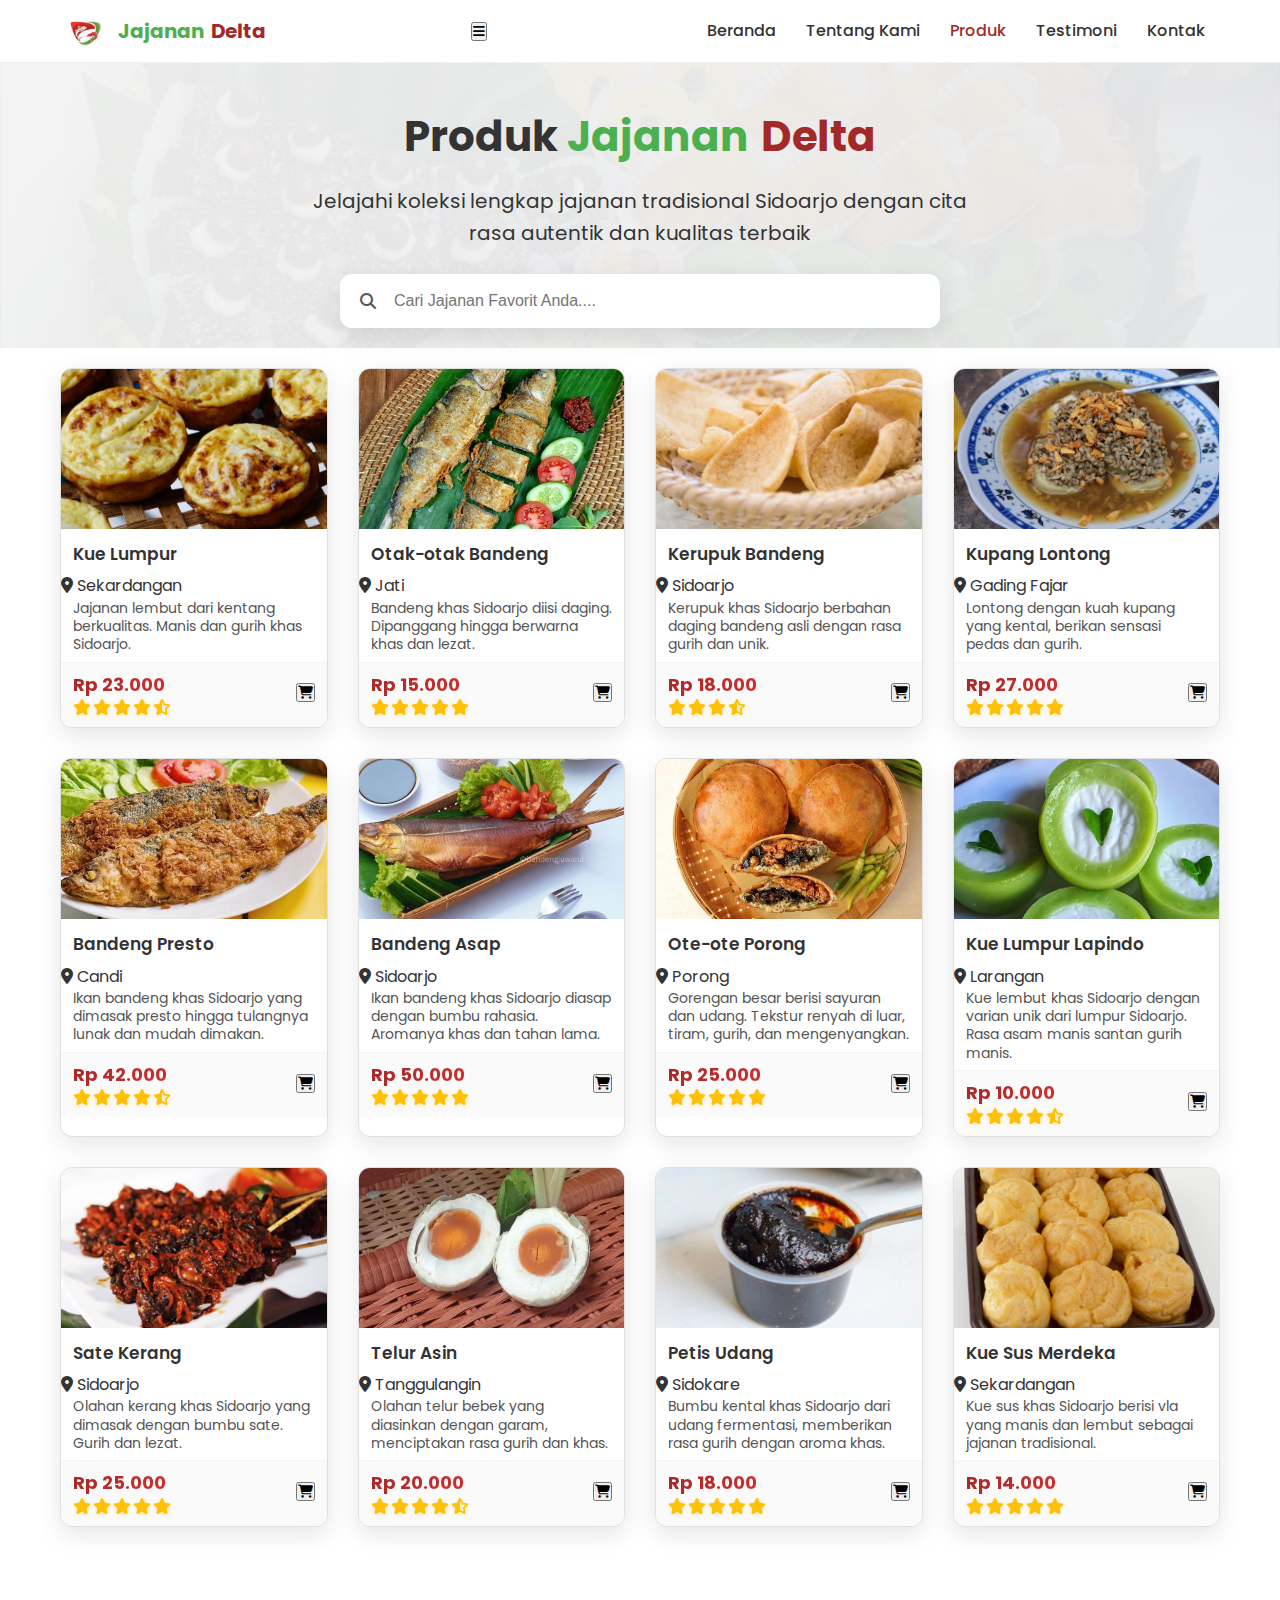
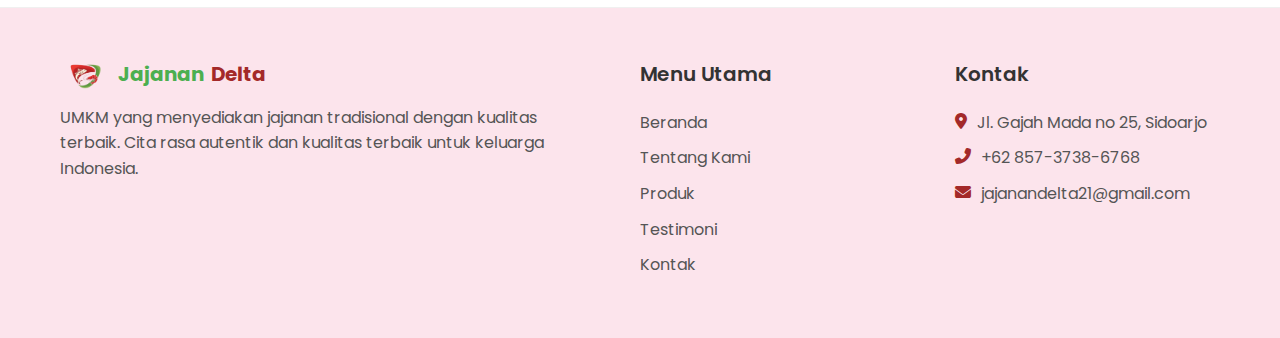
<file: produk.html>
<!DOCTYPE html>
<html lang="id">
<head>
    <meta charset="UTF-8">
    <meta name="viewport" content="width=device-width, initial-scale=1.0">
    <title>Jajanan Delta - Produk</title>
    <link rel="icon" type="image/x-icon" href="asset/logonew.jpg">
    
    <link href="https://fonts.googleapis.com/css2?family=Poppins:wght@300;400;500;600;700&display=swap" rel="stylesheet">
    
    <link rel="stylesheet" href="https://cdnjs.cloudflare.com/ajax/libs/font-awesome/6.5.2/css/all.min.css">
    
    <link rel="stylesheet" href="produk.css">
</head>
<body>

    <header class="main-header">
        <div class="container header-content">
            <a href="index.html" class="logo">
                <img src="asset/logonew.jpg" alt="Logo Jajanan Delta"> 
                <span><span class="logo-green">Jajanan</span> <span class="logo-red">Delta</span></span>
            </a>
            <button class="mobile-menu-toggle" id="mobileMenuToggle">
                <i class="fas fa-bars"></i>
            </button>
            <nav class="main-nav" id="mainNav">
                <ul>
                    <li><a href="beranda.html">Beranda</a></li>
                    <li><a href="about.html">Tentang Kami</a></li>
                    <li><a href="produk.html" class="active">Produk</a></li>
                    <li><a href="testimoni.html">Testimoni</a></li>
                    <li><a href="kontak.html">Kontak</a></li>
                </ul>
            </nav>
        </div>
    </header>

    <main>
        <section id="produk" class="section product-page-intro">
            <div class="container text-center">
                <h1 class="section-title">Produk <span class="logo-green">Jajanan</span> <span class="logo-red">Delta</span></h1>
                <p class="section-subtitle">Jelajahi koleksi lengkap jajanan tradisional Sidoarjo dengan cita rasa autentik dan kualitas terbaik</p>

                <div class="search-bar-container">
                    <i class="fas fa-search"></i>
                    <input type="text" id="searchInput" placeholder="Cari Jajanan Favorit Anda....">
                </div>
            </div>
        </section>

        <section class="section product-list-section">
            <div class="container">
                <div class="product-full-grid">
                    
                    <div class="product-card">
                        <img src="asset/kue_lumpur.jpeg" alt="Kue Lumpur">
                        <div class="product-content">
                            <h3>Kue Lumpur</h3>
                            <div class="product-location">
                                <i class="fas fa-map-marker-alt"></i>
                                <span>Sekardangan</span>
                            </div>
                            <p class="product-desc">Jajanan lembut dari kentang berkualitas. Manis dan gurih khas Sidoarjo.</p>
                            <div class="product-footer">
                                <div class="price-rating">
                                    <span class="price">Rp 23.000</span>
                                    <div class="rating">
                                        <i class="fas fa-star yellow"></i>
                                        <i class="fas fa-star yellow"></i>
                                        <i class="fas fa-star yellow"></i>
                                        <i class="fas fa-star yellow"></i>
                                        <i class="fas fa-star-half-alt yellow"></i>
                                    </div>
                                </div>
                                <button class="cart-btn" onclick="addToCart('Kue Lumpur')">
                                    <i class="fas fa-shopping-cart"></i>
                                </button>
                            </div>
                        </div>
                    </div>
                    <div class="product-card">
                        <img src="asset/otak-otak-bandeng.jpg" alt="Kerupuk Udang">
                        <div class="product-content">
                            <h3>Otak-otak Bandeng</h3>
                            <div class="product-location">
                                <i class="fas fa-map-marker-alt"></i>
                                <span>Jati</span>
                            </div>
                            <p class="product-desc">Bandeng khas Sidoarjo diisi daging. Dipanggang hingga berwarna khas dan lezat.</p>
                            <div class="product-footer">
                                <div class="price-rating">
                                    <span class="price">Rp 15.000</span>
                                    <div class="rating">
                                        <i class="fas fa-star yellow"></i>
                                        <i class="fas fa-star yellow"></i>
                                        <i class="fas fa-star yellow"></i>
                                        <i class="fas fa-star yellow"></i>
                                        <i class="fas fa-star yellow"></i>
                                    </div>
                                </div>
                                <button class="cart-btn" onclick="addToCart('Kerupuk Udang')">
                                    <i class="fas fa-shopping-cart"></i>
                                </button>
                            </div>
                        </div>
                    </div>
                    <div class="product-card">
                        <img src="asset/kerupuk_bandeng.jpg" alt="Kerupuk Bandeng">
                        <div class="product-content">
                            <h3>Kerupuk Bandeng</h3>
                            <div class="product-location">
                                <i class="fas fa-map-marker-alt"></i>
                                <span>Sidoarjo</span>
                            </div>
                            <p class="product-desc">Kerupuk khas Sidoarjo berbahan daging bandeng asli dengan rasa gurih dan unik.</p>
                            <div class="product-footer">
                                <div class="price-rating">
                                    <span class="price">Rp 18.000</span>
                                    <div class="rating">
                                        <i class="fas fa-star yellow"></i>
                                        <i class="fas fa-star yellow"></i>
                                        <i class="fas fa-star yellow"></i>
                                        <i class="fas fa-star-half-alt yellow"></i>
                                    </div>
                                </div>
                                <button class="cart-btn" onclick="addToCart('Kerupuk Bandeng')">
                                    <i class="fas fa-shopping-cart"></i>
                                </button>
                            </div>
                        </div>
                    </div>
                    <div class="product-card">
                        <img src="asset/kupang_lontong.jpeg" alt="Kupang Lontong">
                        <div class="product-content">
                            <h3>Kupang Lontong</h3>
                            <div class="product-location">
                                <i class="fas fa-map-marker-alt"></i>
                                <span>Gading Fajar</span>
                            </div>
                            <p class="product-desc">Lontong dengan kuah kupang yang kental, berikan sensasi pedas dan gurih.</p>
                            <div class="product-footer">
                                <div class="price-rating">
                                    <span class="price">Rp 27.000</span>
                                    <div class="rating">
                                        <i class="fas fa-star yellow"></i>
                                        <i class="fas fa-star yellow"></i>
                                        <i class="fas fa-star yellow"></i>
                                        <i class="fas fa-star yellow"></i>
                                        <i class="fas fa-star yellow"></i>
                                    </div>
                                </div>
                                <button class="cart-btn" onclick="addToCart('Kupang Lontong')">
                                    <i class="fas fa-shopping-cart"></i>
                                </button>
                            </div>
                        </div>
                    </div>

                    <div class="product-card">
                        <img src="asset/Bandeng-Presto.jpg" alt="Bandeng Presto">
                        <div class="product-content">
                            <h3>Bandeng Presto</h3>
                            <div class="product-location">
                                <i class="fas fa-map-marker-alt"></i>
                                <span>Candi</span>
                            </div>
                            <p class="product-desc">Ikan bandeng khas Sidoarjo yang dimasak presto hingga tulangnya lunak dan mudah dimakan.</p>
                            <div class="product-footer">
                                <div class="price-rating">
                                    <span class="price">Rp 42.000</span>
                                    <div class="rating">
                                        <i class="fas fa-star yellow"></i>
                                        <i class="fas fa-star yellow"></i>
                                        <i class="fas fa-star yellow"></i>
                                        <i class="fas fa-star yellow"></i>
                                        <i class="fas fa-star-half-alt yellow"></i>
                                    </div>
                                </div>
                                <button class="cart-btn" onclick="addToCart('Bandeng Presto')">
                                    <i class="fas fa-shopping-cart"></i>
                                </button>
                            </div>
                        </div>
                    </div>
                    <div class="product-card">
                        <img src="asset/bandeng_asap_duri_keras.jpg" alt="Bandeng Asap">
                        <div class="product-content">
                            <h3>Bandeng Asap</h3>
                            <div class="product-location">
                                <i class="fas fa-map-marker-alt"></i>
                                <span>Sidoarjo</span>
                            </div>
                            <p class="product-desc">Ikan bandeng khas Sidoarjo diasap dengan bumbu rahasia. Aromanya khas dan tahan lama.</p>
                            <div class="product-footer">
                                <div class="price-rating">
                                    <span class="price">Rp 50.000</span>
                                    <div class="rating">
                                        <i class="fas fa-star yellow"></i>
                                        <i class="fas fa-star yellow"></i>
                                        <i class="fas fa-star yellow"></i>
                                        <i class="fas fa-star yellow"></i>
                                        <i class="fas fa-star yellow"></i>
                                    </div>
                                </div>
                                <button class="cart-btn" onclick="addToCart('Bandeng Asap')">
                                    <i class="fas fa-shopping-cart"></i>
                                </button>
                            </div>
                        </div>
                    </div>
                    <div class="product-card">
                        <img src="asset/ote-ote-porong.jpg" alt="Ote-ote Porong">
                        <div class="product-content">
                            <h3>Ote-ote Porong</h3>
                            <div class="product-location">
                                <i class="fas fa-map-marker-alt"></i>
                                <span>Porong</span>
                            </div>
                            <p class="product-desc">Gorengan besar berisi sayuran dan udang. Tekstur renyah di luar, tiram, gurih, dan mengenyangkan.</p>
                            <div class="product-footer">
                                <div class="price-rating">
                                    <span class="price">Rp 25.000</span>
                                    <div class="rating">
                                        <i class="fas fa-star yellow"></i>
                                        <i class="fas fa-star yellow"></i>
                                        <i class="fas fa-star yellow"></i>
                                        <i class="fas fa-star yellow"></i>
                                        <i class="fas fa-star yellow"></i>
                                    </div>
                                </div>
                                <button class="cart-btn" onclick="addToCart('Ote-ote Porong')">
                                    <i class="fas fa-shopping-cart"></i>
                                </button>
                            </div>
                        </div>
                    </div>
                    <div class="product-card">
                        <img src="asset/kue_lumpur_lapindo.jpg" alt="Kue Lumpur Lapindo">
                        <div class="product-content">
                            <h3>Kue Lumpur Lapindo</h3>
                            <div class="product-location">
                                <i class="fas fa-map-marker-alt"></i>
                                <span>Larangan</span>
                            </div>
                            <p class="product-desc">Kue lembut khas Sidoarjo dengan varian unik dari lumpur Sidoarjo. Rasa asam manis santan gurih manis.</p>
                            <div class="product-footer">
                                <div class="price-rating">
                                    <span class="price">Rp 10.000</span>
                                    <div class="rating">
                                        <i class="fas fa-star yellow"></i>
                                        <i class="fas fa-star yellow"></i>
                                        <i class="fas fa-star yellow"></i>
                                        <i class="fas fa-star yellow"></i>
                                        <i class="fas fa-star-half-alt yellow"></i>
                                    </div>
                                </div>
                                <button class="cart-btn" onclick="addToCart('Kue Lumpur Lapindo')">
                                    <i class="fas fa-shopping-cart"></i>
                                </button>
                            </div>
                        </div>
                    </div>
                    
                    <div class="product-card">
                        <img src="asset/sate_kerang.jpg" alt="Sate Kerang">
                        <div class="product-content">
                            <h3>Sate Kerang</h3>
                            <div class="product-location">
                                <i class="fas fa-map-marker-alt"></i>
                                <span>Sidoarjo</span>
                            </div>
                            <p class="product-desc">Olahan kerang khas Sidoarjo yang dimasak dengan bumbu sate. Gurih dan lezat.</p>
                            <div class="product-footer">
                                <div class="price-rating">
                                    <span class="price">Rp 25.000</span>
                                    <div class="rating">
                                        <i class="fas fa-star yellow"></i>
                                        <i class="fas fa-star yellow"></i>
                                        <i class="fas fa-star yellow"></i>
                                        <i class="fas fa-star yellow"></i>
                                        <i class="fas fa-star yellow"></i>
                                    </div>
                                </div>
                                <button class="cart-btn" onclick="addToCart('Sate Kerang')">
                                    <i class="fas fa-shopping-cart"></i>
                                </button>
                            </div>
                        </div>
                    </div>
                    <div class="product-card">
                        <img src="asset/telur_asin.jpeg" alt="Telur Asin">
                        <div class="product-content">
                            <h3>Telur Asin</h3>
                            <div class="product-location">
                                <i class="fas fa-map-marker-alt"></i>
                                <span>Tanggulangin</span>
                            </div>
                            <p class="product-desc">Olahan telur bebek yang diasinkan dengan garam, menciptakan rasa gurih dan khas.</p>
                            <div class="product-footer">
                                <div class="price-rating">
                                    <span class="price">Rp 20.000</span>
                                    <div class="rating">
                                        <i class="fas fa-star yellow"></i>
                                        <i class="fas fa-star yellow"></i>
                                        <i class="fas fa-star yellow"></i>
                                        <i class="fas fa-star yellow"></i>
                                        <i class="fas fa-star-half-alt yellow"></i>
                                    </div>
                                </div>
                                <button class="cart-btn" onclick="addToCart('Telur Asin')">
                                    <i class="fas fa-shopping-cart"></i>
                                </button>
                            </div>
                        </div>
                    </div>
                    <div class="product-card">
                        <img src="asset/petis_udang.jpeg" alt="Petis Udang">
                        <div class="product-content">
                            <h3>Petis Udang</h3>
                            <div class="product-location">
                                <i class="fas fa-map-marker-alt"></i>
                                <span>Sidokare</span>
                            </div>
                            <p class="product-desc">Bumbu kental khas Sidoarjo dari udang fermentasi, memberikan rasa gurih dengan aroma khas.</p>
                            <div class="product-footer">
                                <div class="price-rating">
                                    <span class="price">Rp 18.000</span>
                                    <div class="rating">
                                        <i class="fas fa-star yellow"></i>
                                        <i class="fas fa-star yellow"></i>
                                        <i class="fas fa-star yellow"></i>
                                        <i class="fas fa-star yellow"></i>
                                        <i class="fas fa-star yellow"></i>
                                    </div>
                                </div>
                                <button class="cart-btn" onclick="addToCart('Petis Udang')">
                                    <i class="fas fa-shopping-cart"></i>
                                </button>
                            </div>
                        </div>
                    </div>
                    <div class="product-card">
                        <img src="asset/kue_sus.jpg" alt="Kue Sus Merdeka">
                        <div class="product-content">
                            <h3>Kue Sus Merdeka</h3>
                            <div class="product-location">
                                <i class="fas fa-map-marker-alt"></i>
                                <span>Sekardangan</span>
                            </div>
                            <p class="product-desc">Kue sus khas Sidoarjo berisi vla yang manis dan lembut sebagai jajanan tradisional.</p>
                            <div class="product-footer">
                                <div class="price-rating">
                                    <span class="price">Rp 14.000</span>
                                    <div class="rating">
                                        <i class="fas fa-star yellow"></i>
                                        <i class="fas fa-star yellow"></i>
                                        <i class="fas fa-star yellow"></i>
                                        <i class="fas fa-star yellow"></i>
                                        <i class="fas fa-star yellow"></i>
                                    </div>
                                </div>
                                <button class="cart-btn" onclick="addToCart('Kue Sus Merdeka')">
                                    <i class="fas fa-shopping-cart"></i>
                                </button>
                            </div>
                        </div>
                    </div>

                </div>
            </div>
        </section>
    </main>

    <footer class="main-footer">
        <div class="container footer-layout">
            <div class="footer-brand">
                <div class="logo">
                    <img src="asset/logonew.jpg" alt="Logo Jajanan Delta"> 
                    <span><span class="logo-green">Jajanan</span> <span class="logo-red">Delta</span></span>
                </div>
                <p>UMKM yang menyediakan jajanan tradisional dengan kualitas terbaik. Cita rasa autentik dan kualitas terbaik untuk keluarga Indonesia.</p>
            </div>

            <div class="footer-menu">
                <h3>Menu Utama</h3>
                <ul>
                    <li><a href="beranda.html">Beranda</a></li>
                    <li><a href="about.html">Tentang Kami</a></li>
                    <li><a href="produk.html">Produk</a></li>
                    <li><a href="testimoni.html">Testimoni</a></li>
                    <li><a href="kontak.html">Kontak</a></li>
                </ul>
            </div>

            <div class="footer-contact">
                <h3>Kontak</h3>
                <ul>
                    <li><i class="fas fa-map-marker-alt"></i> Jl. Gajah Mada no 25, Sidoarjo</li>
                    <li><i class="fas fa-phone-alt"></i> +62 857-3738-6768</li>
                    <li><i class="fas fa-envelope"></i> jajanandelta21@gmail.com</li>
                </ul>
            </div>
        </div>
    </footer>

    <script>
        const searchInput = document.getElementById('searchInput');
        const productCards = document.querySelectorAll('.product-card');
        const productGrid = document.querySelector('.product-full-grid');
        
        // Buat elemen untuk menampilkan hasil pencarian
        const searchResults = document.createElement('div');
        searchResults.className = 'search-results';
        searchResults.style.cssText = `
            text-align: center;
            padding: 20px;
            margin: 20px 0;
            border-radius: 15px;
            display: none;
        `;
        productGrid.parentNode.insertBefore(searchResults, productGrid);

        searchInput.addEventListener('input', function() {
            const searchTerm = this.value.toLowerCase().trim();
            let visibleCount = 0;
            
            if (searchTerm === '') {
                // Tampilkan semua produk jika search kosong
                productCards.forEach(card => {
                    card.style.display = 'block';
                    card.style.animation = 'fadeIn 0.3s ease';
                });
                searchResults.style.display = 'none';
                return;
            }
            
            productCards.forEach((card, index) => {
                const productName = card.querySelector('h3').textContent.toLowerCase();
                
                if (productName.includes(searchTerm)) {
                    card.style.display = 'block';
                    card.style.animation = `slideInUp 0.3s ease ${index * 0.1}s both`;
                    visibleCount++;
                } else {
                    card.style.display = 'none';
                }
            });
            
            // Tampilkan hasil pencarian
            if (visibleCount > 0) {
                searchResults.style.background = 'linear-gradient(135deg, #e8f5e9, #f1f8f3)';
                searchResults.style.border = 'none';
                searchResults.innerHTML = `
                    <i class="fas fa-check-circle" style="color: var(--green-accent); font-size: 24px; margin-right: 10px;"></i>
                    <span style="color: var(--text-dark); font-weight: 600;">Ditemukan ${visibleCount} produk untuk "${searchTerm}"</span>
                `;
                searchResults.style.display = 'block';
            } else {
                searchResults.style.background = 'linear-gradient(135deg, #ffebee, #fce4ec)';
                searchResults.style.border = 'none';
                searchResults.innerHTML = `
                    <i class="fas fa-exclamation-triangle" style="color: var(--red-accent); font-size: 24px; margin-right: 10px;"></i>
                    <span style="color: var(--text-dark); font-weight: 600;">Tidak ada produk yang ditemukan untuk "${searchTerm}"</span>
                    <br><small style="color: var(--text-light); margin-top: 5px; display: block;">Coba kata kunci lain atau lihat semua produk kami</small>
                `;
                searchResults.style.display = 'block';
            }
        });
        
        // Tambahkan CSS animasi
        const style = document.createElement('style');
        style.textContent = `
            @keyframes fadeIn {
                from { opacity: 0; }
                to { opacity: 1; }
            }
            @keyframes slideInUp {
                from {
                    opacity: 0;
                    transform: translateY(30px);
                }
                to {
                    opacity: 1;
                    transform: translateY(0);
                }
            }
        `;
        document.head.appendChild(style);
    </script>

    <script>
        // Fungsi untuk menambahkan produk ke keranjang dan redirect ke halaman pembelian
        function addToCart(productName) {
            // Redirect ke halaman pembelian dengan parameter produk
            window.location.href = `pembelian.html?product=${encodeURIComponent(productName)}`;
        }
    </script>

    <script>
        // Mobile menu toggle
        const mobileMenuToggle = document.getElementById('mobileMenuToggle');
        const mainNav = document.getElementById('mainNav');
        
        if (mobileMenuToggle && mainNav) {
            mobileMenuToggle.addEventListener('click', function() {
                mainNav.classList.toggle('active');
                const icon = this.querySelector('i');
                if (mainNav.classList.contains('active')) {
                    icon.className = 'fas fa-times';
                } else {
                    icon.className = 'fas fa-bars';
                }
            });
        }
    </script>
</body>
</html>
</file>
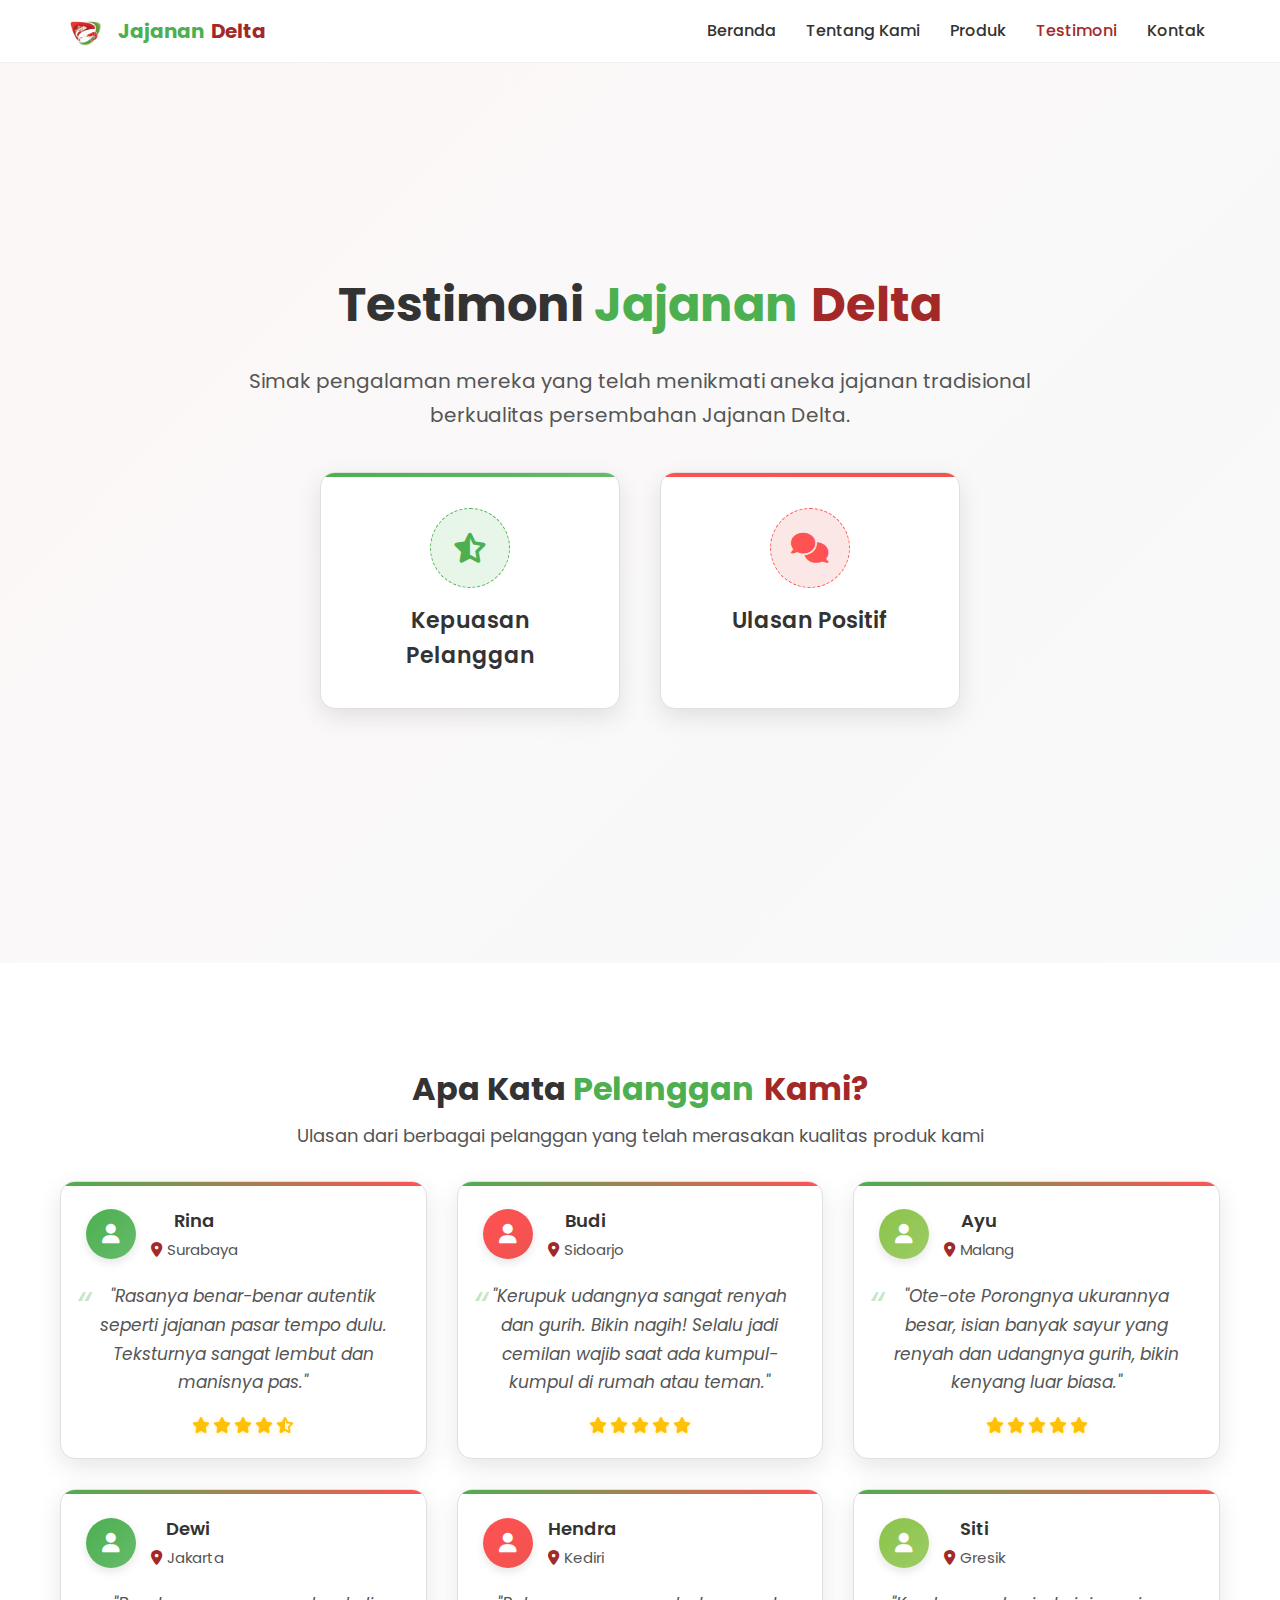
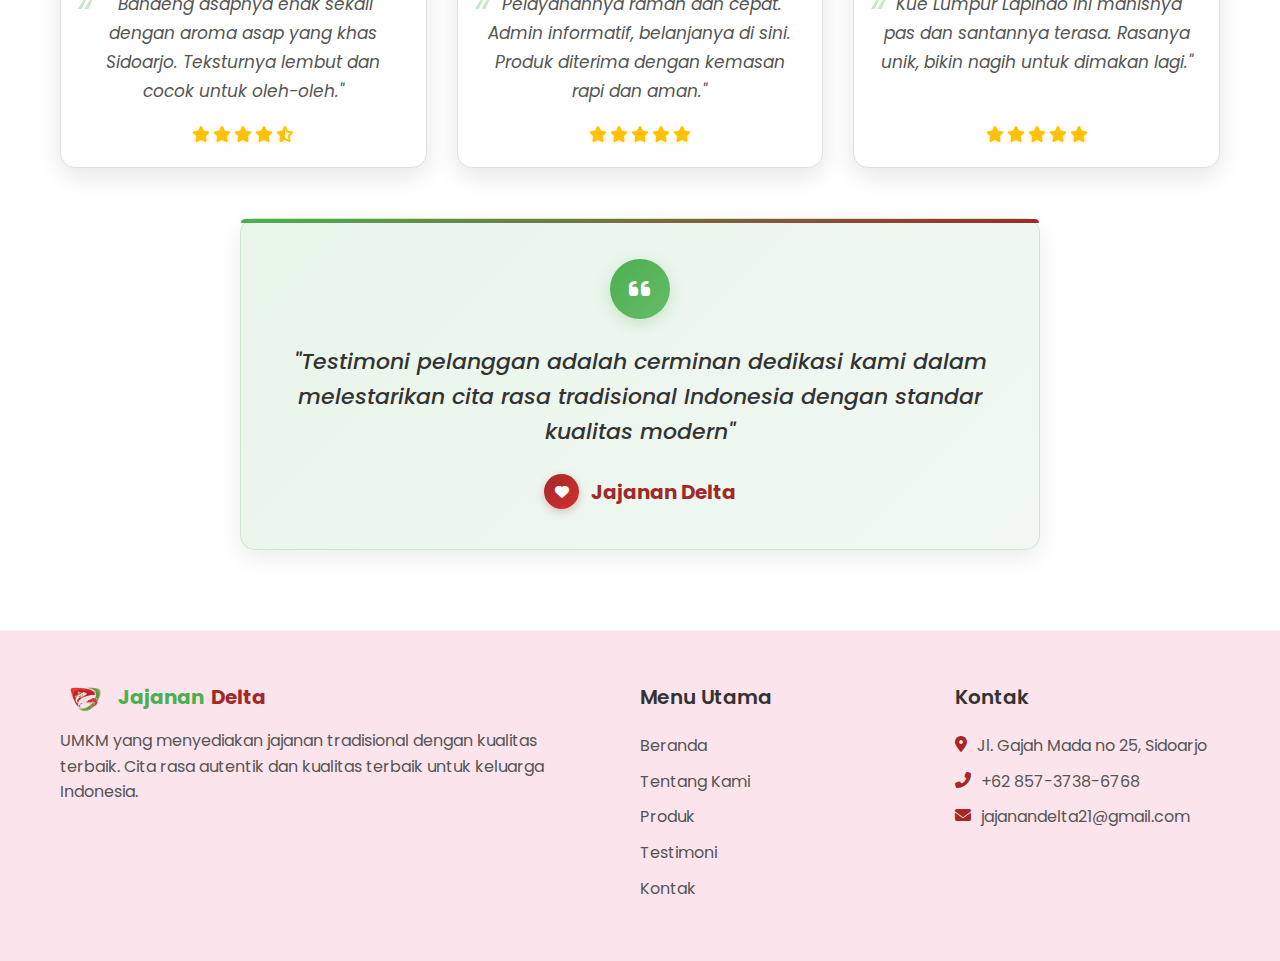
<file: testimoni.html>
<!DOCTYPE html>
<html lang="id">
<head>
    <meta charset="UTF-8">
    <meta name="viewport" content="width=device-width, initial-scale=1.0">
    <title>Jajanan Delta - Testimoni</title>
    <link rel="icon" type="image/x-icon" href="asset/logonew.jpg">
    
    <link href="https://fonts.googleapis.com/css2?family=Poppins:wght@300;400;500;600;700&display=swap" rel="stylesheet">
    
    <link rel="stylesheet" href="https://cdnjs.cloudflare.com/ajax/libs/font-awesome/6.5.2/css/all.min.css">
    
    <link rel="stylesheet" href="testimoni.css">
</head>
<body>

    <header class="main-header">
        <div class="container header-content">
            <a href="index.html" class="logo">
                <img src="asset/logonew.jpg" alt="Logo Jajanan Delta"> 
                <span><span class="logo-green">Jajanan</span> <span class="logo-red">Delta</span></span>
            </a>
            <button class="mobile-menu-toggle" id="mobileMenuToggle">
                <i class="fas fa-bars"></i>
            </button>
            <nav class="main-nav" id="mainNav">
                <ul>
                    <li><a href="beranda.html">Beranda</a></li>
                    <li><a href="about.html">Tentang Kami</a></li>
                    <li><a href="produk.html">Produk</a></li>
                    <li><a href="testimoni.html" class="active">Testimoni</a></li>
                    <li><a href="kontak.html">Kontak</a></li>
                </ul>
            </nav>
        </div>
    </header>

    <main>
        <section id="testimoni" class="section testimoni-intro-section">
            <div class="container text-center">
                <h1 class="section-title">Testimoni <span class="logo-green">Jajanan</span> <span class="logo-red">Delta</span></h1>
                <p class="section-subtitle">Simak pengalaman mereka yang telah menikmati aneka jajanan tradisional berkualitas persembahan Jajanan Delta.</p>
                
                <div class="summary-card-grid">
                    <div class="summary-card green-border">
                        <div class="summary-icon-wrapper">
                            <i class="fas fa-star-half-alt"></i>
                        </div>
                        <h3>Kepuasan Pelanggan</h3>
                    </div>
                    <div class="summary-card red-border">
                        <div class="summary-icon-wrapper">
                            <i class="fas fa-comments"></i>
                        </div>
                        <h3>Ulasan Positif</h3>
                    </div>
                </div>
            </div>
        </section>

        <section class="section full-testimonials-section">
            <div class="container text-center">
                <h2 class="section-title">Apa Kata <span class="logo-green">Pelanggan</span> <span class="logo-red">Kami?</span></h2>
                <p class="section-subtitle" style="margin-bottom: 30px;">Ulasan dari berbagai pelanggan yang telah merasakan kualitas produk kami</p>

                <div class="testimonial-grid">
                    <div class="testimonial-card">
                        <div class="testimonial-header">
                            <div class="user-avatar green-avatar">
                                <i class="fas fa-user"></i>
                            </div>
                            <div class="user-details">
                                <h4>Rina</h4>
                                <span class="location">Surabaya</span>
                            </div>
                        </div>
                        <p>"Rasanya benar-benar autentik seperti jajanan pasar tempo dulu. Teksturnya sangat lembut dan manisnya pas."</p>
                        <div class="rating">
                            <i class="fas fa-star yellow"></i><i class="fas fa-star yellow"></i><i class="fas fa-star yellow"></i><i class="fas fa-star yellow"></i><i class="fas fa-star-half-alt yellow"></i>
                        </div>
                    </div>

                    <div class="testimonial-card">
                        <div class="testimonial-header">
                            <div class="user-avatar red-avatar">
                                <i class="fas fa-user"></i>
                            </div>
                            <div class="user-details">
                                <h4>Budi</h4>
                                <span class="location">Sidoarjo</span>
                            </div>
                        </div>
                        <p>"Kerupuk udangnya sangat renyah dan gurih. Bikin nagih! Selalu jadi cemilan wajib saat ada kumpul-kumpul di rumah atau teman."</p>
                        <div class="rating">
                            <i class="fas fa-star yellow"></i><i class="fas fa-star yellow"></i><i class="fas fa-star yellow"></i><i class="fas fa-star yellow"></i><i class="fas fa-star yellow"></i>
                        </div>
                    </div>

                    <div class="testimonial-card">
                        <div class="testimonial-header">
                            <div class="user-avatar light-green-avatar">
                                <i class="fas fa-user"></i>
                            </div>
                            <div class="user-details">
                                <h4>Ayu</h4>
                                <span class="location">Malang</span>
                            </div>
                        </div>
                        <p>"Ote-ote Porongnya ukurannya besar, isian banyak sayur yang renyah dan udangnya gurih, bikin kenyang luar biasa."</p>
                        <div class="rating">
                            <i class="fas fa-star yellow"></i><i class="fas fa-star yellow"></i><i class="fas fa-star yellow"></i><i class="fas fa-star yellow"></i><i class="fas fa-star yellow"></i>
                        </div>
                    </div>

                    <div class="testimonial-card">
                        <div class="testimonial-header">
                            <div class="user-avatar green-avatar">
                                <i class="fas fa-user"></i>
                            </div>
                            <div class="user-details">
                                <h4>Dewi</h4>
                                <span class="location">Jakarta</span>
                            </div>
                        </div>
                        <p>"Bandeng asapnya enak sekali dengan aroma asap yang khas Sidoarjo. Teksturnya lembut dan cocok untuk oleh-oleh."</p>
                        <div class="rating">
                            <i class="fas fa-star yellow"></i><i class="fas fa-star yellow"></i><i class="fas fa-star yellow"></i><i class="fas fa-star yellow"></i><i class="fas fa-star-half-alt yellow"></i>
                        </div>
                    </div>

                    <div class="testimonial-card">
                        <div class="testimonial-header">
                            <div class="user-avatar red-avatar">
                                <i class="fas fa-user"></i>
                            </div>
                            <div class="user-details">
                                <h4>Hendra</h4>
                                <span class="location">Kediri</span>
                            </div>
                        </div>
                        <p>"Pelayanannya ramah dan cepat. Admin informatif, belanjanya di sini. Produk diterima dengan kemasan rapi dan aman."</p>
                        <div class="rating">
                            <i class="fas fa-star yellow"></i><i class="fas fa-star yellow"></i><i class="fas fa-star yellow"></i><i class="fas fa-star yellow"></i><i class="fas fa-star yellow"></i>
                        </div>
                    </div>

                    <div class="testimonial-card">
                        <div class="testimonial-header">
                            <div class="user-avatar light-green-avatar">
                                <i class="fas fa-user"></i>
                            </div>
                            <div class="user-details">
                                <h4>Siti</h4>
                                <span class="location">Gresik</span>
                            </div>
                        </div>
                        <p>"Kue Lumpur Lapindo ini manisnya pas dan santannya terasa. Rasanya unik, bikin nagih untuk dimakan lagi."</p>
                        <div class="rating">
                            <i class="fas fa-star yellow"></i><i class="fas fa-star yellow"></i><i class="fas fa-star yellow"></i><i class="fas fa-star yellow"></i><i class="fas fa-star yellow"></i>
                        </div>
                    </div>
                </div>

                <div class="large-quote-card">
                    <div class="quote-icon">
                        <i class="fas fa-quote-left"></i>
                    </div>
                    <p class="quote-text">"Testimoni pelanggan adalah cerminan dedikasi kami dalam melestarikan cita rasa tradisional Indonesia dengan standar kualitas modern"</p>
                    <div class="quote-footer">
                        <div class="company-logo">
                            <i class="fas fa-heart"></i>
                        </div>
                        <p class="quote-author">Jajanan Delta</p>
                    </div>
                </div>

            </div>
        </section>
    </main>

    <footer class="main-footer">
        <div class="container footer-layout">
            <div class="footer-brand">
                <div class="logo">
                    <img src="asset/logonew.jpg" alt="Logo Jajanan Delta"> 
                    <span><span class="logo-green">Jajanan</span> <span class="logo-red">Delta</span></span>
                </div>
                <p>UMKM yang menyediakan jajanan tradisional dengan kualitas terbaik. Cita rasa autentik dan kualitas terbaik untuk keluarga Indonesia.</p>
            </div>

            <div class="footer-menu">
                <h3>Menu Utama</h3>
                <ul>
                    <li><a href="beranda.html">Beranda</a></li>
                    <li><a href="about.html">Tentang Kami</a></li>
                    <li><a href="produk.html">Produk</a></li>
                    <li><a href="testimoni.html">Testimoni</a></li>
                    <li><a href="kontak.html">Kontak</a></li>
                </ul>
            </div>

            <div class="footer-contact">
                <h3>Kontak</h3>
                <ul>
                    <li><i class="fas fa-map-marker-alt"></i> Jl. Gajah Mada no 25, Sidoarjo</li>
                    <li><i class="fas fa-phone-alt"></i> +62 857-3738-6768</li>
                    <li><i class="fas fa-envelope"></i> jajanandelta21@gmail.com</li>
                </ul>
            </div>
        </div>
    </footer>

    <script>
        // Mobile menu toggle
        const mobileMenuToggle = document.getElementById('mobileMenuToggle');
        const mainNav = document.getElementById('mainNav');
        
        if (mobileMenuToggle && mainNav) {
            mobileMenuToggle.addEventListener('click', function() {
                mainNav.classList.toggle('active');
                const icon = this.querySelector('i');
                if (mainNav.classList.contains('active')) {
                    icon.className = 'fas fa-times';
                } else {
                    icon.className = 'fas fa-bars';
                }
            });
        }
    </script>
</body>
</html>
</file>
<file: landing.css>
/* --- Global Reset & Variables --- */
:root {
    --primary-color: #A32929;
    --logo-green: #4CAF50;
    --text-dark: #333333;
    --text-light: #555555;
    --border-light: #E0E0E0;
    --green-accent: #4CAF50;
    --red-accent: #FF5252;
    --light-green-accent: #8BC34A;
    --font-primary: 'Poppins', sans-serif;
    --max-width: 1200px;
}

* {
    margin: 0;
    padding: 0;
    box-sizing: border-box;
}

body {
    font-family: var(--font-primary);
    line-height: 1.6;
    color: var(--text-dark);
    overflow-x: hidden;
}

.container {
    max-width: var(--max-width);
    margin: 0 auto;
    padding: 0 20px;
}

a {
    text-decoration: none;
    color: var(--text-dark);
}

/* --- Section Styling --- */
.section {
    padding: 100px 0;
}

.section-header {
    text-align: center;
    margin-bottom: 60px;
}

.section-title {
    font-size: 36px;
    font-weight: 700;
    margin-bottom: 15px;
    line-height: 1.2;
}

.section-subtitle {
    font-size: 20px;
    color: var(--text-light);
    max-width: 600px;
    margin: 0 auto;
    line-height: 1.6;
}



/* --- Buttons --- */
.btn {
    display: inline-flex;
    align-items: center;
    padding: 12px 25px;
    border-radius: 50px;
    font-weight: 600;
    font-size: 14px;
    transition: all 0.3s ease;
    border: 2px solid transparent;
    cursor: pointer;
}

.btn i {
    margin-right: 8px;
}

.btn-primary {
    background: linear-gradient(135deg, var(--primary-color), #8C2525);
    color: #ffffff;
    box-shadow: 0 4px 15px rgba(163, 41, 41, 0.3);
}

.btn-primary:hover {
    transform: translateY(-2px);
    box-shadow: 0 8px 25px rgba(163, 41, 41, 0.4);
}

.btn-outline {
    background-color: transparent;
    border-color: var(--text-dark);
    color: var(--text-dark);
}

.btn-outline:hover {
    background-color: var(--text-dark);
    color: #ffffff;
}

.btn-large {
    padding: 15px 35px;
    font-size: 16px;
}

.btn-white {
    background-color: #ffffff;
    color: var(--primary-color);
    box-shadow: 0 4px 15px rgba(0, 0, 0, 0.1);
}

.btn-white:hover {
    transform: translateY(-2px);
    box-shadow: 0 8px 25px rgba(0, 0, 0, 0.15);
}

.btn-outline-white {
    background-color: transparent;
    border-color: #ffffff;
    color: #ffffff;
}

.btn-outline-white:hover {
    background-color: #ffffff;
    color: var(--primary-color);
}

/* --- Hero Section --- */
.hero-section {
    min-height: 100vh;
    display: flex;
    align-items: center;
    justify-content: center;
    position: relative;
    background: linear-gradient(rgba(255, 255, 255, 0.8), rgba(248, 249, 250, 0.85)), url('asset/monumen_jayandaru.jpg');
    background-size: cover;
    background-position: center;
    background-attachment: fixed;
    overflow: hidden;
}

.hero-section::before {
    content: '';
    position: absolute;
    top: 0;
    left: 0;
    right: 0;
    bottom: 0;
    backdrop-filter: blur(2px);
    z-index: 0;
}



.hero-background::after {
    content: '';
    position: absolute;
    top: 0;
    left: 0;
    right: 0;
    bottom: 0;
    background: radial-gradient(circle at 30% 70%, rgba(76, 175, 80, 0.1), transparent 50%),
                radial-gradient(circle at 70% 30%, rgba(163, 41, 41, 0.1), transparent 50%);
}

.hero-content {
    position: relative;
    z-index: 2;
    text-align: center;
    max-width: 800px;
    padding-top: 40px;
}

.hero-badge {
    display: inline-flex;
    align-items: center;
    background: linear-gradient(135deg, var(--green-accent), #66BB6A);
    color: white;
    padding: 8px 20px;
    border-radius: 25px;
    font-size: 14px;
    font-weight: 600;
    margin-bottom: 25px;
    box-shadow: 0 4px 15px rgba(76, 175, 80, 0.3);
}

.hero-badge i {
    margin-right: 8px;
}

.hero-title {
    font-size: 56px;
    font-weight: 700;
    line-height: 1.1;
    margin-bottom: 25px;
    background: linear-gradient(135deg, var(--text-dark), var(--primary-color));
    -webkit-background-clip: text;
    -webkit-text-fill-color: transparent;
    background-clip: text;
}

.hero-description {
    font-size: 22px;
    color: var(--text-light);
    margin-bottom: 40px;
    line-height: 1.6;
    max-width: 600px;
    margin-left: auto;
    margin-right: auto;
}

.hero-stats {
    display: flex;
    justify-content: center;
    gap: 50px;
    margin-bottom: 40px;
}

.stat-item {
    text-align: center;
}

.stat-number {
    font-size: 32px;
    font-weight: 700;
    color: var(--primary-color);
    margin-bottom: 5px;
}

.stat-label {
    font-size: 14px;
    color: var(--text-light);
    font-weight: 500;
}

.hero-actions {
    display: flex;
    justify-content: center;
    gap: 20px;
    margin-bottom: 40px;
}

/* --- Navigation Buttons --- */
.navigation-buttons {
    display: flex;
    justify-content: center;
    gap: 15px;
    margin-bottom: 60px;
    flex-wrap: wrap;
}

.nav-btn {
    display: flex;
    flex-direction: column;
    align-items: center;
    padding: 15px 20px;
    background: rgba(255, 255, 255, 0.9);
    border-radius: 15px;
    text-decoration: none;
    color: var(--text-dark);
    transition: all 0.3s ease;
    box-shadow: 0 4px 15px rgba(0, 0, 0, 0.1);
    backdrop-filter: blur(10px);
    border: 1px solid rgba(255, 255, 255, 0.2);
    min-width: 100px;
}

.nav-btn:hover {
    transform: translateY(-3px);
    box-shadow: 0 8px 25px rgba(0, 0, 0, 0.15);
    background: rgba(255, 255, 255, 1);
    color: var(--primary-color);
}

.nav-btn i {
    font-size: 24px;
    margin-bottom: 8px;
    color: var(--primary-color);
}

.nav-btn span {
    font-size: 14px;
    font-weight: 500;
    text-align: center;
}

.hero-scroll {
    position: absolute;
    bottom: 30px;
    left: 50%;
    transform: translateX(-50%);
    color: var(--text-light);
    font-size: 20px;
    animation: bounce 2s infinite;
}

@keyframes bounce {
    0%, 20%, 50%, 80%, 100% { transform: translateX(-50%) translateY(0); }
    40% { transform: translateX(-50%) translateY(-10px); }
    60% { transform: translateX(-50%) translateY(-5px); }
}

/* --- Features Section --- */
.features-section {
    background-color: #ffffff;
}

.features-grid {
    display: grid;
    grid-template-columns: repeat(3, 1fr);
    gap: 40px;
}

.feature-card {
    background: #ffffff;
    padding: 40px 30px;
    border-radius: 20px;
    text-align: center;
    box-shadow: 0 10px 40px rgba(0, 0, 0, 0.08);
    border: 1px solid var(--border-light);
    transition: all 0.3s ease;
    position: relative;
    overflow: hidden;
}

.feature-card::before {
    content: '';
    position: absolute;
    top: 0;
    left: 0;
    right: 0;
    height: 4px;
    background: linear-gradient(90deg, var(--green-accent), var(--primary-color));
    transform: scaleX(0);
    transition: transform 0.3s ease;
}

.feature-card:hover {
    transform: translateY(-10px);
    box-shadow: 0 20px 60px rgba(0, 0, 0, 0.15);
}

.feature-card:hover::before {
    transform: scaleX(1);
}

.feature-icon {
    width: 80px;
    height: 80px;
    border-radius: 50%;
    display: flex;
    align-items: center;
    justify-content: center;
    margin: 0 auto 25px;
    font-size: 32px;
    color: white;
    box-shadow: 0 8px 25px rgba(0, 0, 0, 0.15);
}

.green-gradient {
    background: linear-gradient(135deg, var(--green-accent), #66BB6A);
}

.red-gradient {
    background: linear-gradient(135deg, var(--red-accent), #EF5350);
}

.light-green-gradient {
    background: linear-gradient(135deg, var(--light-green-accent), #9CCC65);
}

.feature-card h3 {
    font-size: 24px;
    font-weight: 600;
    margin-bottom: 15px;
    color: var(--text-dark);
}

.feature-card p {
    color: var(--text-light);
    line-height: 1.6;
    font-size: 17px;
}

/* --- Product Preview Section --- */
.product-preview-section {
    background: linear-gradient(135deg, #f8f9fa, #e9ecef);
}

.product-preview-grid {
    display: grid;
    grid-template-columns: repeat(3, 1fr);
    gap: 30px;
    margin-bottom: 50px;
}

.preview-card {
    background: #ffffff;
    border-radius: 15px;
    overflow: hidden;
    box-shadow: 0 8px 30px rgba(0, 0, 0, 0.1);
    transition: all 0.3s ease;
}

.preview-card:hover {
    transform: translateY(-5px);
    box-shadow: 0 15px 40px rgba(0, 0, 0, 0.15);
}

.preview-image {
    position: relative;
    height: 200px;
    overflow: hidden;
}

.preview-image img {
    width: 100%;
    height: 100%;
    object-fit: cover;
    transition: transform 0.3s ease;
}

.preview-card:hover .preview-image img {
    transform: scale(1.1);
}

.preview-badge {
    position: absolute;
    top: 15px;
    right: 15px;
    background: linear-gradient(135deg, var(--primary-color), #8C2525);
    color: white;
    padding: 5px 12px;
    border-radius: 15px;
    font-size: 12px;
    font-weight: 600;
}

.preview-card h4 {
    font-size: 20px;
    font-weight: 600;
    padding: 20px 20px 10px;
    color: var(--text-dark);
}

.preview-card p {
    color: var(--text-light);
    padding: 0 20px 20px;
    font-size: 16px;
    line-height: 1.5;
}

.preview-action {
    text-align: center;
}

/* --- CTA Section --- */
.cta-section {
    position: relative;
    padding: 120px 0;
    background: linear-gradient(135deg, var(--primary-color), #8C2525);
    overflow: hidden;
}



.cta-background::after {
    content: '';
    position: absolute;
    top: 0;
    left: 0;
    right: 0;
    bottom: 0;
    background: radial-gradient(circle at 20% 80%, rgba(255, 255, 255, 0.1), transparent 50%),
                radial-gradient(circle at 80% 20%, rgba(255, 255, 255, 0.1), transparent 50%);
}

.cta-content {
    position: relative;
    z-index: 1;
    text-align: center;
    color: white;
}

.cta-icon {
    width: 80px;
    height: 80px;
    background: rgba(255, 255, 255, 0.2);
    border-radius: 50%;
    display: flex;
    align-items: center;
    justify-content: center;
    margin: 0 auto 30px;
    font-size: 32px;
    backdrop-filter: blur(10px);
}

.cta-content h2 {
    font-size: 44px;
    font-weight: 700;
    margin-bottom: 20px;
    line-height: 1.2;
}

.cta-content p {
    font-size: 20px;
    margin-bottom: 40px;
    opacity: 0.9;
    max-width: 600px;
    margin-left: auto;
    margin-right: auto;
}

.cta-actions {
    display: flex;
    justify-content: center;
    gap: 20px;
}

/* --- Footer --- */
.main-footer {
    background-color: #fce4ec;
    padding: 50px 0;
    border-top: 1px solid #f0f0f0;
}

.footer-layout {
    display: grid;
    grid-template-columns: 2fr 1fr 1fr;
    gap: 50px;
}

.footer-brand .logo {
    margin-bottom: 15px;
    display: flex;
    align-items: center;
    font-size: 20px;
    font-weight: 700;
}

.footer-brand .logo img {
    height: 30px;
    margin-right: 8px;
}

.footer-brand .logo-green {
    color: var(--logo-green);
    margin-right: 3px;
}

.footer-brand .logo-red {
    color: var(--primary-color);
}

.footer-brand p {
    font-size: 16px;
    color: var(--text-light);
}

.footer-menu h3,
.footer-contact h3 {
    font-size: 20px;
    font-weight: 600;
    margin-bottom: 20px;
    color: var(--text-dark);
}

.footer-menu ul,
.footer-contact ul {
    list-style: none;
    padding: 0;
}

.footer-menu li a,
.footer-contact li {
    font-size: 16px;
    color: var(--text-light);
    margin-bottom: 10px;
    display: flex;
    align-items: flex-start;
}

.footer-contact li i {
    color: var(--primary-color);
    margin-right: 10px;
    margin-top: 3px;
}

/* --- Media Queries --- */
@media (max-width: 1200px) {
    .hero-title {
        font-size: 48px;
    }
    
    .features-grid,
    .product-preview-grid {
        grid-template-columns: repeat(2, 1fr);
        gap: 30px;
    }
}

@media (max-width: 992px) {
    .hero-stats {
        gap: 30px;
    }
    
    .hero-actions {
        flex-direction: column;
        align-items: center;
    }
    
    .navigation-buttons {
        gap: 10px;
    }
    
    .nav-btn {
        min-width: 80px;
        padding: 12px 15px;
    }
    
    .nav-btn i {
        font-size: 20px;
    }
    
    .nav-btn span {
        font-size: 12px;
    }
    
    .features-grid,
    .product-preview-grid {
        grid-template-columns: 1fr;
        gap: 30px;
    }
    
    .cta-actions {
        flex-direction: column;
        align-items: center;
    }
    
    .footer-layout {
        grid-template-columns: 1fr;
        gap: 30px;
        text-align: center;
    }

    .footer-menu ul,
    .footer-contact ul {
        text-align: left;
        display: inline-block;
    }
}

@media (max-width: 768px) {
    .hero-title {
        font-size: 36px;
    }
    
    .hero-description {
        font-size: 16px;
    }
    
    .hero-stats {
        flex-direction: column;
        gap: 20px;
    }
    
    .section-title {
        font-size: 28px;
    }
    
    .cta-content h2 {
        font-size: 32px;
    }
}

@media (max-width: 600px) {
    .section {
        padding: 60px 0;
    }
    
    .hero-title {
        font-size: 28px;
    }
    
    .hero-badge {
        font-size: 12px;
        padding: 6px 15px;
    }
    
    .stat-number {
        font-size: 24px;
    }
    
    .navigation-buttons {
        gap: 8px;
    }
    
    .nav-btn {
        min-width: 70px;
        padding: 10px 12px;
    }
    
    .nav-btn i {
        font-size: 18px;
        margin-bottom: 5px;
    }
    
    .nav-btn span {
        font-size: 11px;
    }
    
    .feature-card,
    .preview-card {
        margin: 0 auto;
        max-width: 350px;
    }
}
</file>
<file: about.css>
/* --- Global Reset & Variables --- */
:root {
    --primary-color: #A32929;
    --logo-green: #4CAF50;
    --text-dark: #333333;
    --text-light: #555555;
    --border-light: #E0E0E0;
    --green-accent: #4CAF50;
    --red-accent: #FF5252;
    --light-green-accent: #8BC34A;
    --font-primary: 'Poppins', sans-serif;
    --max-width: 1200px;
}

* {
    margin: 0;
    padding: 0;
    box-sizing: border-box;
}

body {
    font-family: var(--font-primary);
    line-height: 1.6;
    color: var(--text-dark);
}

.container {
    max-width: var(--max-width);
    margin: 0 auto;
    padding: 0 20px;
}

a {
    text-decoration: none;
    color: var(--text-dark);
}

.text-center {
    text-align: center;
}

/* --- Section Styling --- */
.section {
    padding: 80px 0;
}

.section-title {
    text-align: center;
    font-size: 32px;
    font-weight: 700;
    margin-bottom: 8px;
}

.section-subtitle {
    text-align: center;
    color: var(--text-light);
    margin-bottom: 50px;
    font-size: 18px;
}

/* --- Header & Navigation --- */
.main-header {
    background-color: #ffffff;
    border-bottom: 1px solid #f0f0f0;
    padding: 15px 0;
}

.header-content {
    display: flex;
    justify-content: space-between;
    align-items: center;
}

.logo {
    display: flex;
    align-items: center;
    font-size: 20px;
    font-weight: 700;
}

.logo img {
    height: 30px;
    margin-right: 8px;
}

.logo-green {
    color: var(--logo-green);
    margin-right: 3px;
}

.logo-red {
    color: var(--primary-color);
}

.main-nav ul {
    list-style: none;
    display: flex;
}

.main-nav li a {
    padding: 10px 15px;
    font-weight: 500;
    transition: color 0.3s;
}

.main-nav li a:hover,
.main-nav li a.active {
    color: var(--primary-color);
}

/* --- About Intro Section (Full Page) --- */
.about-intro-section {
    min-height: 100vh;
    display: flex;
    align-items: center;
    justify-content: center;
    padding: 0;
    background: linear-gradient(rgba(255, 255, 255, 0.8), rgba(248, 249, 250, 0.85)), url('asset/monumen_jayandaru.jpg');
    background-size: cover;
    background-position: center;
    background-attachment: fixed;
    position: relative;
}

.about-intro-section::before {
    content: '';
    position: absolute;
    top: 0;
    left: 0;
    right: 0;
    bottom: 0;
    backdrop-filter: blur(2px);
    z-index: 0;
}

.about-intro-section .container {
    position: relative;
    z-index: 1;
}



.about-intro-section .container {
    position: relative;
    z-index: 1;
    max-width: 900px;
    padding: 40px 20px;
}

.about-intro-section .section-title {
    font-size: 48px;
    margin-bottom: 20px;
    font-weight: 700;
    color: var(--text-dark);
}

.about-intro-section .section-subtitle-large {
    font-size: 22px;
    line-height: 1.8;
    margin-bottom: 50px;
    text-align: center;
    color: var(--text-dark);
    max-width: 800px;
    margin-left: auto;
    margin-right: auto;
}

.header-logo {
    margin-bottom: 30px;
}

.header-logo img {
    width: 120px;
    height: 120px;
    object-fit: cover;
    border-radius: 50%;
    box-shadow: 0 10px 30px rgba(0, 0, 0, 0.15);
    border: 4px solid #ffffff;
}

/* --- Cerita Kami Section --- */
.cerita-kami-section {
    background-color: #ffffff;
    margin-top: 0;
    padding-top: 100px;
}

.cerita-layout {
    display: flex;
    align-items: flex-start;
    gap: 50px;
    padding: 20px 0;
}

.cerita-text {
    flex: 1;
}

.cerita-text p {
    color: var(--text-light);
    margin-bottom: 20px;
    line-height: 1.7;
    font-size: 17px;
}

.cerita-image {
    flex: 1;
    position: relative;
}

.cerita-image img {
    width: 100%;
    max-width: 780px;
    height: 400px;
    object-fit: cover;
    border-radius: 20px;
    box-shadow: 0 20px 40px rgba(0, 0, 0, 0.15);
    transition: transform 0.3s ease, box-shadow 0.3s ease;
    position: relative;
}

.cerita-image img:hover {
    transform: translateY(-8px) scale(1.02);
    box-shadow: 0 30px 60px rgba(0, 0, 0, 0.2);
}

.cerita-image::before {
    content: '';
    position: absolute;
    top: -15px;
    left: -15px;
    width: 120px;
    height: 120px;
    background: linear-gradient(45deg, var(--green-accent), var(--primary-color));
    border-radius: 50%;
    opacity: 0.1;
    z-index: -1;
}

.cerita-image::after {
    content: '';
    position: absolute;
    bottom: -25px;
    right: -25px;
    width: 90px;
    height: 90px;
    background: linear-gradient(135deg, var(--red-accent), var(--light-green-accent));
    border-radius: 50%;
    opacity: 0.1;
    z-index: -1;
}

/* --- Nilai Kami Section --- */
.nilai-kami-section {
    background-color: #f7f7f7;
}

.feature-grid {
    display: grid;
    grid-template-columns: repeat(3, 1fr);
    gap: 30px;
    margin-bottom: 30px;
}

.feature-card {
    background-color: #ffffff;
    padding: 35px;
    text-align: center;
    border-radius: 20px;
    border: 1px solid var(--border-light);
    transition: all 0.3s ease;
    position: relative;
    overflow: hidden;
    box-shadow: 0 10px 30px rgba(0, 0, 0, 0.08);
}

.feature-card::before {
    content: '';
    position: absolute;
    top: 0;
    left: 0;
    width: 100%;
    height: 4px;
    background: linear-gradient(90deg, var(--green-accent), var(--primary-color), var(--light-green-accent));
    transform: scaleX(0);
    transition: transform 0.3s ease;
}

.feature-card:hover {
    transform: translateY(-10px);
    box-shadow: 0 25px 50px rgba(0, 0, 0, 0.15);
}

.feature-card:hover::before {
    transform: scaleX(1);
}

.icon-wrapper {
    width: 60px;
    height: 60px;
    margin: 0 auto 15px;
    border-radius: 50%;
    display: flex;
    justify-content: center;
    align-items: center;
    font-size: 24px;
    color: #ffffff;
}

.green-icon { background-color: var(--green-accent); }
.red-icon { background-color: var(--red-accent); }
.light-green-icon { background-color: var(--light-green-accent); }
.white-icon { background-color: #ffffff; color: var(--primary-color); }

.feature-card h3 {
    font-size: 20px;
    font-weight: 600;
    margin-bottom: 10px;
}

.feature-card p {
    color: var(--text-light);
    font-size: 16px;
    margin-bottom: 20px;
}

/* --- Bahan Alami Card --- */
.bahan-alami-wrapper {
    padding: 20px 0;
}

.bahan-alami-card {
    display: flex;
    align-items: center;
    padding: 30px;
    border-radius: 20px;
    border: 2px solid var(--green-accent);
    background: linear-gradient(135deg, #E8F5E9, #f1f8f3);
    box-shadow: 0 15px 35px rgba(76, 175, 80, 0.15);
    transition: all 0.3s ease;
    position: relative;
    overflow: hidden;
}

.bahan-alami-card::before {
    content: '';
    position: absolute;
    top: 0;
    left: -100%;
    width: 100%;
    height: 100%;
    background: linear-gradient(90deg, transparent, rgba(76, 175, 80, 0.1), transparent);
    transition: left 0.5s;
}

.bahan-alami-card:hover {
    transform: translateY(-5px);
    box-shadow: 0 25px 50px rgba(76, 175, 80, 0.2);
}

.bahan-alami-card:hover::before {
    left: 100%;
}

.bahan-alami-card h4 {
    font-size: 20px;
    font-weight: 600;
    margin-bottom: 3px;
}

.bahan-alami-card p {
    font-size: 16px;
    color: var(--text-dark);
}

.icon-small-wrapper {
    width: 35px;
    height: 35px;
    border-radius: 50%;
    display: flex;
    justify-content: center;
    align-items: center;
    font-size: 16px;
    color: #ffffff;
    margin-right: 15px;
}

/* --- Visi & Misi Section --- */
.visi-misi-section {
    background-color: #ffffff;
}

.visi-misi-grid {
    display: grid;
    grid-template-columns: 1fr 1fr;
    gap: 30px;
}

.misi-card,
.visi-card {
    padding: 40px;
    border-radius: 20px;
    color: #ffffff;
    text-align: center;
    position: relative;
    overflow: hidden;
    transition: all 0.3s ease;
    box-shadow: 0 15px 35px rgba(0, 0, 0, 0.2);
}

.misi-card::before,
.visi-card::before {
    content: '';
    position: absolute;
    top: -50%;
    right: -50%;
    width: 100%;
    height: 100%;
    background: rgba(255, 255, 255, 0.1);
    border-radius: 50%;
    transition: all 0.3s ease;
}

.misi-card:hover,
.visi-card:hover {
    transform: translateY(-8px);
    box-shadow: 0 25px 50px rgba(0, 0, 0, 0.3);
}

.misi-card:hover::before,
.visi-card:hover::before {
    top: -30%;
    right: -30%;
}

.misi-card {
    background: linear-gradient(135deg, var(--green-accent), #45a049);
}

.visi-card {
    background: linear-gradient(135deg, var(--primary-color), #8C2525);
}

.misi-card h3,
.visi-card h3 {
    font-size: 26px;
    font-weight: 700;
    margin-top: 15px;
    margin-bottom: 15px;
}

.misi-card p,
.visi-card p {
    font-size: 17px;
    line-height: 1.7;
    color: #ffffff;
}

/* --- Komitmen Section --- */
.komitmen-section {
    background-color: #f7f7f7;
}

.komitmen-grid {
    display: grid;
    grid-template-columns: repeat(3, 1fr);
    gap: 30px;
}

.komitmen-card {
    background-color: #ffffff;
    padding: 35px;
    text-align: center;
    border-radius: 20px;
    border: 1px solid var(--border-light);
    border-bottom-width: 5px;
    transition: all 0.3s ease;
    position: relative;
    overflow: hidden;
    box-shadow: 0 10px 30px rgba(0, 0, 0, 0.08);
}

.komitmen-card::after {
    content: '';
    position: absolute;
    top: 0;
    left: 0;
    right: 0;
    bottom: 0;
    background: linear-gradient(135deg, rgba(76, 175, 80, 0.03), rgba(163, 41, 41, 0.03));
    opacity: 0;
    transition: opacity 0.3s ease;
}

.komitmen-card:hover {
    transform: translateY(-8px);
    box-shadow: 0 20px 40px rgba(0, 0, 0, 0.15);
}

.komitmen-card:hover::after {
    opacity: 1;
}

.komitmen-card.green-border { border-bottom-color: var(--green-accent); }
.komitmen-card.red-border { border-bottom-color: var(--red-accent); }
.komitmen-card.light-green-border { border-bottom-color: var(--light-green-accent); }

/* --- Footer --- */
.main-footer {
    background-color: #fce4ec;
    padding: 50px 0;
    border-top: 1px solid #f0f0f0;
}

.footer-layout {
    display: grid;
    grid-template-columns: 2fr 1fr 1fr;
    gap: 50px;
}

.footer-brand .logo {
    margin-bottom: 15px;
}

.footer-brand p {
    font-size: 16px;
    color: var(--text-light);
}

.footer-menu h3,
.footer-contact h3 {
    font-size: 20px;
    font-weight: 600;
    margin-bottom: 20px;
    color: var(--text-dark);
}

.footer-menu ul,
.footer-contact ul {
    list-style: none;
    padding: 0;
}

.footer-menu li a,
.footer-contact li {
    font-size: 16px;
    color: var(--text-light);
    margin-bottom: 10px;
    display: flex;
    align-items: flex-start;
}

.footer-contact li i {
    color: var(--primary-color);
    margin-right: 10px;
    margin-top: 3px;
}

/* --- Media Queries --- */
@media (max-width: 992px) {
    .cerita-layout,
    .feature-grid,
    .visi-misi-grid,
    .komitmen-grid {
        grid-template-columns: 1fr;
        gap: 30px;
    }

    .cerita-layout {
        flex-direction: column-reverse;
        text-align: center;
    }

    .cerita-text {
        text-align: center;
    }
    
    .cerita-text p {
        text-align: left;
    }
    
    .footer-layout {
        grid-template-columns: 1fr;
        gap: 30px;
        text-align: center;
    }

    .footer-menu ul,
    .footer-contact ul {
        text-align: left;
        display: inline-block;
    }
}

/* Mobile Menu Toggle */
.mobile-menu-toggle {
    display: none;
    background: none;
    border: none;
    font-size: 24px;
    color: var(--text-dark);
    cursor: pointer;
    padding: 10px;
}

@media (max-width: 600px) {
    .mobile-menu-toggle {
        display: block;
    }
    
    .main-nav {
        display: none;
        position: absolute;
        top: 100%;
        left: 0;
        right: 0;
        background-color: #ffffff;
        box-shadow: 0 4px 15px rgba(0, 0, 0, 0.1);
        z-index: 1000;
    }
    
    .main-nav.active {
        display: block;
    }
    
    .main-nav ul {
        flex-direction: column;
        padding: 20px 0;
    }
    
    .main-nav li {
        margin: 0;
        text-align: center;
    }
    
    .main-nav li a {
        display: block;
        padding: 15px 20px;
        border-bottom: 1px solid #f0f0f0;
    }
    
    .header-content {
        position: relative;
    }

    .section {
        padding: 50px 0;
    }
}
</file>
<file: beranda.css>
/* --- Global Reset & Variables --- */
:root {
    --primary-color: #A32929; /* Merah Maroon/Coklat Kemerahan (Untuk Delta dan elemen utama) */
    --logo-green: #4CAF50; /* Hijau (Untuk Jajanan) */
    --secondary-color: #E3F2E3; 
    --text-dark: #333333;
    --text-light: #555555;
    --border-light: #E0E0E0;
    --green-accent: #4CAF50; /* Hijau utama */
    --red-accent: #FF5252; /* Merah/Pink accent */
    --light-green-accent: #8BC34A; /* Hijau Muda/Lime accent */
    --yellow-star: #FFC107;
    --font-primary: 'Poppins', sans-serif;
    --max-width: 1200px;
}

* {
    margin: 0;
    padding: 0;
    box-sizing: border-box;
}

body {
    font-family: var(--font-primary);
    line-height: 1.6;
    color: var(--text-dark);
}

.container {
    max-width: var(--max-width);
    margin: 0 auto;
    padding: 0 20px;
}

.primary-color {
    color: var(--primary-color);
}

a {
    text-decoration: none;
    color: var(--text-dark);
}

/* --- Section Styling --- */
.section {
    padding: 80px 0;
}

.section-title {
    text-align: center;
    font-size: 32px;
    font-weight: 700;
    margin-bottom: 8px;
}

.section-subtitle {
    text-align: center;
    color: var(--text-light);
    margin-bottom: 50px;
}

/* --- Header & Navigation --- */
.main-header {
    background-color: #ffffff;
    border-bottom: 1px solid #f0f0f0;
    padding: 15px 0;
}

.header-content {
    display: flex;
    justify-content: space-between;
    align-items: center;
}

.logo {
    display: flex;
    align-items: center;
    font-size: 20px;
    font-weight: 700;
    /* Warna diatur oleh class logo-green dan logo-red di bawah */
}

.logo img {
    height: 30px; /* Sesuaikan tinggi logo */
    margin-right: 8px;
}

/* --- MODIFIKASI WARNA TEKS LOGO --- */
.logo .logo-green,
.logo-green {
    color: var(--logo-green); /* Teks "Jajanan" */
    margin-right: 3px;
}

.logo .logo-red,
.logo-red {
    color: var(--primary-color); /* Teks "Delta" */
}
/* ------------------------------------- */

.main-nav ul {
    list-style: none;
    display: flex;
}

.main-nav li a {
    padding: 10px 15px;
    font-weight: 500;
    transition: color 0.3s;
}

.main-nav li a:hover,
.main-nav li a.active {
    color: var(--primary-color);
}

/* --- Buttons (CTA) --- */
.btn {
    display: inline-flex;
    align-items: center;
    padding: 15px 30px;
    border-radius: 50px;
    font-weight: 600;
    text-transform: uppercase;
    font-size: 14px;
    transition: all 0.3s ease;
    border: 2px solid transparent;
    position: relative;
    overflow: hidden;
    box-shadow: 0 8px 25px rgba(0, 0, 0, 0.1);
}

.btn::before {
    content: '';
    position: absolute;
    top: 0;
    left: -100%;
    width: 100%;
    height: 100%;
    background: linear-gradient(90deg, transparent, rgba(255, 255, 255, 0.2), transparent);
    transition: left 0.5s;
}

.btn:hover::before {
    left: 100%;
}

.btn-primary {
    background: linear-gradient(135deg, var(--primary-color), #8C2525);
    color: #ffffff;
    margin-right: 15px;
}

.btn-primary i {
    margin-right: 8px;
}

.btn-primary:hover {
    transform: translateY(-3px);
    box-shadow: 0 15px 35px rgba(163, 41, 41, 0.3);
}

.btn-secondary {
    background-color: transparent;
    border-color: var(--green-accent);
    color: var(--green-accent);
    padding: 13px 28px;
}

.btn-secondary:hover {
    background-color: var(--green-accent);
    color: #ffffff;
    transform: translateY(-3px);
    box-shadow: 0 15px 35px rgba(76, 175, 80, 0.3);
}

.text-center {
    text-align: center;
}

.button-container {
    margin-top: 50px;
}


/* --- 2. Hero Section --- */
.hero-section {
    padding: 100px 0;
    background-color: #f7f7f7;
}

.hero-layout {
    display: flex;
    align-items: center;
    gap: 50px;
}

.hero-text {
    flex: 1;
}

.hero-text h1 {
    font-size: 48px;
    font-weight: 700;
    line-height: 1.2;
    margin-bottom: 20px;
}

.hero-text p {
    color: var(--text-light);
    margin-bottom: 30px;
    line-height: 1.8;
}

.hero-image {
    flex: 1;
    text-align: right;
    position: relative;
}

.hero-image img {
    width: 100%;
    max-width: 500px;
    height: 400px;
    object-fit: cover;
    border-radius: 20px;
    box-shadow: 0 20px 40px rgba(0, 0, 0, 0.15);
    transition: transform 0.3s ease, box-shadow 0.3s ease;
    position: relative;
}

.hero-image img:hover {
    transform: translateY(-10px) scale(1.02);
    box-shadow: 0 30px 60px rgba(0, 0, 0, 0.2);
}

.hero-image::before {
    content: '';
    position: absolute;
    top: -10px;
    right: -10px;
    width: 100px;
    height: 100px;
    background: linear-gradient(45deg, var(--green-accent), var(--primary-color));
    border-radius: 50%;
    opacity: 0.1;
    z-index: -1;
}

.hero-image::after {
    content: '';
    position: absolute;
    bottom: -20px;
    left: -20px;
    width: 80px;
    height: 80px;
    background: linear-gradient(135deg, var(--red-accent), var(--light-green-accent));
    border-radius: 50%;
    opacity: 0.1;
    z-index: -1;
}

/* --- 3. Why Choose Us Section --- */
.why-choose-us {
    background-color: #ffffff;
}

.feature-grid {
    display: grid;
    grid-template-columns: repeat(3, 1fr);
    gap: 30px;
    margin-bottom: 30px;
}

.feature-card {
    background-color: #ffffff;
    padding: 35px;
    text-align: center;
    border-radius: 20px;
    border: 1px solid var(--border-light);
    transition: all 0.3s ease;
    position: relative;
    overflow: hidden;
    box-shadow: 0 8px 25px rgba(0, 0, 0, 0.08);
}

.feature-card::before {
    content: '';
    position: absolute;
    top: 0;
    left: 0;
    width: 100%;
    height: 4px;
    background: linear-gradient(90deg, var(--green-accent), var(--primary-color), var(--light-green-accent));
    transform: scaleX(0);
    transition: transform 0.3s ease;
}

.feature-card:hover {
    transform: translateY(-10px);
    box-shadow: 0 20px 40px rgba(0, 0, 0, 0.15);
}

.feature-card:hover::before {
    transform: scaleX(1);
}

.icon-wrapper {
    width: 60px;
    height: 60px;
    margin: 0 auto 15px;
    border-radius: 50%;
    display: flex;
    justify-content: center;
    align-items: center;
    font-size: 24px;
    color: #ffffff;
}

.green-icon { background-color: var(--green-accent); }
.red-icon { background-color: var(--red-accent); }
.light-green-icon { background-color: var(--light-green-accent); }

.feature-card h3 {
    font-size: 18px;
    font-weight: 600;
    margin-bottom: 10px;
}

.feature-card p {
    color: var(--text-light);
    font-size: 14px;
    margin-bottom: 20px;
}

.progress-bar {
    height: 6px;
    border-radius: 3px;
    width: 100%;
}

.green-bar { background-color: var(--green-accent); }
.red-bar { background-color: var(--red-accent); }
.light-green-bar { background-color: var(--light-green-accent); }

/* --- 4. Small Feature Cards --- */
.small-feature-grid {
    display: grid;
    grid-template-columns: repeat(3, 1fr);
    gap: 20px;
}

.small-feature-card {
    display: flex;
    align-items: center;
    padding: 25px;
    border-radius: 15px;
    border: 1px solid var(--border-light);
    box-shadow: 0 8px 20px rgba(0, 0, 0, 0.08);
    transition: all 0.3s ease;
    background: linear-gradient(135deg, #ffffff 0%, #fafafa 100%);
}

.small-feature-card:hover {
    transform: translateY(-5px);
    box-shadow: 0 15px 30px rgba(0, 0, 0, 0.12);
}

.small-feature-card h4 {
    font-size: 16px;
    font-weight: 600;
    margin-bottom: 3px;
}

.small-feature-card p {
    font-size: 13px;
    color: var(--text-light);
}

.icon-small-wrapper {
    width: 35px;
    height: 35px;
    border-radius: 50%;
    display: flex;
    justify-content: center;
    align-items: center;
    font-size: 16px;
    color: #ffffff;
    margin-right: 15px;
}

.green-border { border-left: 5px solid var(--green-accent); }
.red-border { border-left: 5px solid var(--red-accent); }
.light-green-border { border-left: 5px solid var(--light-green-accent); }

/* --- 5. Featured Products --- */
.featured-products {
    background-color: #f7f7f7;
}

.product-grid {
    display: grid;
    grid-template-columns: repeat(3, 1fr);
    gap: 30px;
}

.product-card {
    background-color: #ffffff;
    border-radius: 20px;
    overflow: hidden;
    box-shadow: 0 10px 30px rgba(0, 0, 0, 0.1);
    transition: all 0.3s ease;
    position: relative;
}

.product-card:hover {
    transform: translateY(-8px);
    box-shadow: 0 20px 40px rgba(0, 0, 0, 0.15);
}

.product-card::after {
    content: '';
    position: absolute;
    top: 0;
    left: 0;
    right: 0;
    bottom: 0;
    background: linear-gradient(135deg, rgba(76, 175, 80, 0.05), rgba(163, 41, 41, 0.05));
    opacity: 0;
    transition: opacity 0.3s ease;
}

.product-card:hover::after {
    opacity: 1;
}

.product-card img {
    width: 100%;
    height: 220px;
    object-fit: cover;
    display: block;
}

.product-card h3 {
    font-size: 20px;
    font-weight: 600;
    padding: 15px 20px 5px;
}

.product-desc {
    font-size: 14px;
    color: var(--text-light);
    padding: 0 20px 10px;
    min-height: 50px; /* Menjaga tinggi kartu konsisten */
}

.product-footer {
    display: flex;
    justify-content: space-between;
    align-items: center;
    padding: 10px 20px 20px;
}

.price {
    font-size: 18px;
    font-weight: 700;
    color: var(--primary-color);
}

.rating .yellow {
    color: var(--yellow-star);
    font-size: 14px;
}


/* --- 7. Footer --- */
.main-footer {
    background-color: #fce4ec;
    padding: 50px 0;
    border-top: 1px solid #f0f0f0;
}

.footer-layout {
    display: grid;
    grid-template-columns: 2fr 1fr 1fr;
    gap: 50px;
}

.footer-brand .logo {
    margin-bottom: 15px;
}

.footer-brand p {
    font-size: 14px;
    color: var(--text-light);
}

.footer-menu h3,
.footer-contact h3 {
    font-size: 18px;
    font-weight: 600;
    margin-bottom: 20px;
    color: var(--text-dark);
}

.footer-menu ul,
.footer-contact ul {
    list-style: none;
    padding: 0;
}

.footer-menu li a,
.footer-contact li {
    font-size: 14px;
    color: var(--text-light);
    margin-bottom: 10px;
    display: flex;
    align-items: flex-start;
}

.footer-contact li i {
    color: var(--primary-color);
    margin-right: 10px;
    margin-top: 3px;
}

/* --- Media Queries (Responsiveness) --- */
@media (max-width: 992px) {
    .hero-layout,
    .feature-grid,
    .small-feature-grid,
    .product-grid {
        grid-template-columns: 1fr;
        gap: 30px;
    }

    .hero-layout {
        flex-direction: column-reverse; /* Pindahkan gambar di atas teks pada mobile */
        text-align: center;
    }

    .hero-text {
        text-align: center;
    }

    .hero-text h1 {
        font-size: 38px;
    }

    .hero-cta {
        display: flex;
        flex-direction: column;
        align-items: center;
    }
    
    .btn-primary {
        margin-right: 0;
        margin-bottom: 15px;
    }
    
    .footer-layout {
        grid-template-columns: 1fr;
        gap: 30px;
        text-align: center;
    }

    .footer-menu ul,
    .footer-contact ul {
        text-align: left;
        display: inline-block;
    }
}

/* Mobile Menu Toggle */
.mobile-menu-toggle {
    display: none;
    background: none;
    border: none;
    font-size: 24px;
    color: var(--text-dark);
    cursor: pointer;
    padding: 10px;
}

@media (max-width: 600px) {
    .mobile-menu-toggle {
        display: block;
    }
    
    .main-nav {
        display: none;
        position: absolute;
        top: 100%;
        left: 0;
        right: 0;
        background-color: #ffffff;
        box-shadow: 0 4px 15px rgba(0, 0, 0, 0.1);
        z-index: 1000;
    }
    
    .main-nav.active {
        display: block;
    }
    
    .main-nav ul {
        flex-direction: column;
        padding: 20px 0;
    }
    
    .main-nav li {
        margin: 0;
        text-align: center;
    }
    
    .main-nav li a {
        display: block;
        padding: 15px 20px;
        border-bottom: 1px solid #f0f0f0;
    }
    
    .header-content {
        position: relative;
    }

    .section {
        padding: 50px 0;
    }
}
</file>
<file: kontak.css>
/* --- Global Reset & Variables --- */
:root {
    --primary-color: #A32929; /* Merah Maroon/Coklat Kemerahan (Untuk Delta dan elemen utama) */
    --logo-green: #4CAF50; /* Hijau (Untuk Jajanan) */
    --secondary-color: #E3F2E3; 
    --text-dark: #333333;
    --text-light: #555555;
    --border-light: #E0E0E0;
    --green-accent: #4CAF50; /* Hijau utama */
    --red-accent: #FF5252; /* Merah/Pink accent */
    --light-green-accent: #8BC34A; /* Hijau Muda/Lime accent */
    --yellow-star: #FFC107;
    --font-primary: 'Poppins', sans-serif;
    --max-width: 1200px;
    --whatsapp-green: #25D366;
}

* {
    margin: 0;
    padding: 0;
    box-sizing: border-box;
    font-family: 'Poppins', sans-serif;
}

body {
    font-family: var(--font-primary);
    line-height: 1.6;
    color: var(--text-dark);
}

.container {
    max-width: var(--max-width);
    margin: 0 auto;
    padding: 0 20px;
}

.primary-color {
    color: var(--primary-color);
}

a {
    text-decoration: none;
    color: var(--text-dark);
}

/* --- Section Styling --- */
.section {
    padding: 80px 0;
}

.section-title {
    text-align: center;
    font-size: 32px;
    font-weight: 700;
    margin-bottom: 8px;
}

.section-subtitle {
    text-align: center;
    color: var(--text-light);
    margin-bottom: 50px;
}

.green-text {
    color: var(--green-accent);
}

/* --- Header & Navigation --- */
.main-header {
    background-color: #ffffff;
    border-bottom: 1px solid #f0f0f0;
    padding: 15px 0;
}

.navbar {
    display: flex;
    justify-content: space-between;
    align-items: center;
    padding: 15px 5%;
    border-bottom: 1px solid #f0f0f0;
    background-color: #ffffff;
}

.header-content {
    display: flex;
    justify-content: space-between;
    align-items: center;
}

.logo {
    display: flex;
    align-items: center;
    font-size: 20px;
    font-weight: 700;
}

.logo img {
    height: 30px;
    margin-right: 8px;
}

/* --- MODIFIKASI WARNA TEKS LOGO --- */
.logo .logo-green,
.logo-green {
    color: var(--logo-green); /* Teks "Jajanan" */
    margin-right: 3px;
}

.logo .logo-red,
.logo-red {
    color: var(--primary-color); /* Teks "Delta" */
}
/* ------------------------------------- */

.main-nav ul,
.navbar nav ul {
    list-style: none;
    display: flex;
}

.main-nav li a,
.navbar nav ul li a {
    padding: 10px 15px;
    font-weight: 500;
    transition: color 0.3s;
    text-decoration: none;
    color: var(--text-dark);
    position: relative;
}

.navbar nav ul li {
    margin-left: 25px;
}

.main-nav li a:hover,
.main-nav li a.active,
.navbar nav ul li a:hover,
.navbar nav ul li a.active {
    color: var(--primary-color);
}

.navbar nav ul li a.active::after {
    content: '';
    display: block;
    width: 100%;
    height: 3px;
    background: var(--primary-color);
    position: absolute;
    bottom: -10px;
    left: 0;
}

/* Hubungi Kami Section */
.contact-header {
    min-height: 100vh;
    display: flex;
    align-items: center;
    justify-content: center;
    padding: 0;
    background: linear-gradient(135deg, #f7f7f7 0%, #e9ecef 100%);
    position: relative;
    text-align: center;
}



.contact-header .container {
    max-width: var(--max-width);
    margin: 0 auto;
    padding: 40px 20px;
    position: relative;
    z-index: 1;
}

.contact-header h1 {
    font-size: 48px;
    font-weight: 700;
    margin-bottom: 20px;
    color: var(--text-dark);
}

.contact-header p {
    font-size: 20px;
    color: var(--text-light);
    max-width: 700px;
    margin: 0 auto 50px;
    line-height: 1.7;
}

.contact-cards {
    display: grid;
    grid-template-columns: repeat(3, 1fr);
    gap: 30px;
}

.card {
    background-color: #ffffff;
    border: 1px solid var(--border-light);
    padding: 35px 25px;
    border-radius: 15px;
    box-shadow: 0 8px 25px rgba(0, 0, 0, 0.1);
    text-align: center;
    position: relative;
    transition: transform 0.3s ease, box-shadow 0.3s ease;
    overflow: hidden;
}

.card:hover {
    transform: translateY(-5px);
    box-shadow: 0 15px 35px rgba(0, 0, 0, 0.15);
}

.card::before {
    content: '';
    position: absolute;
    top: 0;
    left: 0;
    right: 0;
    height: 4px;
    background: linear-gradient(90deg, var(--green-accent), var(--primary-color));
}

.card:nth-child(2)::before {
    background: linear-gradient(90deg, var(--red-accent), #EF5350);
}

.card:nth-child(3)::before {
    background: linear-gradient(90deg, var(--light-green-accent), #9CCC65);
}

.icon-circle {
    width: 70px;
    height: 70px;
    margin: 0 auto 20px;
    border-radius: 50%;
    display: flex;
    justify-content: center;
    align-items: center;
    font-size: 28px;
    color: #ffffff;
    position: relative;
    box-shadow: 0 6px 20px rgba(0, 0, 0, 0.15);
}

.icon-circle.location {
    background: linear-gradient(135deg, var(--green-accent), #66BB6A);
}

.icon-circle.phone {
    background: linear-gradient(135deg, var(--red-accent), #EF5350);
}

.icon-circle.email {
    background: linear-gradient(135deg, var(--light-green-accent), #9CCC65);
}

.card h2 {
    font-size: 22px;
    font-weight: 600;
    margin-bottom: 15px;
    color: var(--text-dark);
}

.card p {
    margin-bottom: 8px;
    color: var(--text-light);
    line-height: 1.6;
    font-size: 17px;
}

.country-pill {
    display: inline-block;
    background: linear-gradient(135deg, var(--green-accent), #66BB6A);
    color: white;
    padding: 6px 15px;
    border-radius: 25px;
    font-size: 13px;
    margin-top: 15px;
    font-weight: 500;
    box-shadow: 0 3px 10px rgba(76, 175, 80, 0.3);
}

/* Tentang UMKM Section */
.about-umkm-section {
    background-color: #f7f7f7;
    padding: 80px 0;
    text-align: center;
}

.about-umkm-section h2 {
    font-size: 32px;
    font-weight: 700;
    margin-bottom: 8px;
    color: var(--text-dark);
}

.about-umkm-section .subtitle {
    font-size: 16px;
    color: var(--text-light);
    max-width: 800px;
    margin: 0 auto 50px;
    line-height: 1.6;
}

.commitment-cards {
    display: grid;
    grid-template-columns: repeat(3, 1fr);
    gap: 30px;
    max-width: var(--max-width);
    margin: 0 auto;
    padding: 0 20px;
}

.commitment-card {
    background-color: #ffffff;
    padding: 35px 25px;
    border-radius: 15px;
    border: 1px solid var(--border-light);
    box-shadow: 0 8px 25px rgba(0, 0, 0, 0.08);
    text-align: center;
    position: relative;
    transition: transform 0.3s ease, box-shadow 0.3s ease;
    overflow: hidden;
}

.commitment-card:hover {
    transform: translateY(-3px);
    box-shadow: 0 12px 30px rgba(0, 0, 0, 0.12);
}

.commitment-card::before {
    content: '';
    position: absolute;
    top: 0;
    left: 0;
    right: 0;
    height: 4px;
}

.commitment-card:nth-child(1)::before {
    background: linear-gradient(90deg, var(--green-accent), #66BB6A);
}

.commitment-card:nth-child(2)::before {
    background: linear-gradient(90deg, var(--red-accent), #EF5350);
}

.commitment-card:nth-child(3)::before {
    background: linear-gradient(90deg, var(--light-green-accent), #9CCC65);
}

.icon-circle-small {
    width: 65px;
    height: 65px;
    margin: 0 auto 20px;
    border-radius: 50%;
    display: flex;
    justify-content: center;
    align-items: center;
    font-size: 26px;
    color: #ffffff;
    box-shadow: 0 6px 20px rgba(0, 0, 0, 0.15);
}

.icon-circle-small.check {
    background: linear-gradient(135deg, var(--green-accent), #66BB6A);
}

.icon-circle-small.people {
    background: linear-gradient(135deg, var(--red-accent), #EF5350);
}

.icon-circle-small.commit {
    background: linear-gradient(135deg, var(--light-green-accent), #9CCC65);
}

.commitment-card h3 {
    font-size: 21px;
    font-weight: 600;
    margin-bottom: 15px;
    color: var(--text-dark);
}

.commitment-card p {
    font-size: 17px;
    color: var(--text-light);
    line-height: 1.6;
}

/* Collaboration Section */
.collaboration-section {
    background: linear-gradient(135deg, var(--primary-color), #8C2525);
    color: white;
    text-align: center;
    padding: 60px 20px;
    position: relative;
    overflow: hidden;
}

.collaboration-section::before {
    content: '';
    position: absolute;
    top: 0;
    left: 0;
    right: 0;
    bottom: 0;
    background: url('data:image/svg+xml,<svg xmlns="http://www.w3.org/2000/svg" viewBox="0 0 100 100"><circle cx="50" cy="50" r="2" fill="white" opacity="0.1"/></svg>') repeat;
    background-size: 50px 50px;
}

.collaboration-section > * {
    position: relative;
    z-index: 1;
}

.collaboration-section p:first-child {
    font-size: 28px;
    font-weight: 700;
    margin-bottom: 15px;
    text-shadow: 0 2px 4px rgba(0, 0, 0, 0.3);
}

.collaboration-section p:nth-child(2) {
    font-size: 19px;
    max-width: 800px;
    margin: 0 auto 35px;
    line-height: 1.7;
    opacity: 0.95;
}

.collaboration-buttons {
    display: flex;
    justify-content: center;
    gap: 25px;
}

.btn {
    display: inline-flex;
    align-items: center;
    padding: 15px 30px;
    border-radius: 50px;
    font-weight: 600;
    text-transform: uppercase;
    font-size: 14px;
    transition: all 0.3s ease;
    border: 2px solid transparent;
    text-decoration: none;
    color: white;
    box-shadow: 0 6px 20px rgba(0, 0, 0, 0.2);
    position: relative;
    overflow: hidden;
}

.btn::before {
    content: '';
    position: absolute;
    top: 0;
    left: -100%;
    width: 100%;
    height: 100%;
    background: linear-gradient(90deg, transparent, rgba(255, 255, 255, 0.2), transparent);
    transition: left 0.5s;
}

.btn:hover::before {
    left: 100%;
}

.btn i {
    margin-right: 10px;
    font-size: 16px;
}

.whatsapp-btn {
    background: linear-gradient(135deg, var(--whatsapp-green), #1DA851);
}

.whatsapp-btn:hover {
    background: linear-gradient(135deg, #1DA851, #128C3E);
    transform: translateY(-2px);
    box-shadow: 0 8px 25px rgba(37, 211, 102, 0.4);
}

.call-btn {
    background: linear-gradient(135deg, var(--red-accent), #E53935);
}

.call-btn:hover {
    background: linear-gradient(135deg, #E53935, #C62828);
    transform: translateY(-2px);
    box-shadow: 0 8px 25px rgba(255, 82, 82, 0.4);
}

/* --- Footer --- */
.main-footer,
footer {
    background-color: #fce4ec;
    padding: 50px 0;
    border-top: 1px solid #f0f0f0;
}

.footer-layout,
.footer-container {
    display: grid;
    grid-template-columns: 2fr 1fr 1fr;
    gap: 50px;
    max-width: var(--max-width);
    margin: 0 auto;
    padding: 0 20px;
}

.footer-brand .logo {
    margin-bottom: 15px;
}

.footer-brand p {
    font-size: 16px;
    color: var(--text-light);
}

.footer-menu h3,
.footer-contact h3,
.footer-links h3 {
    font-size: 20px;
    font-weight: 600;
    margin-bottom: 20px;
    color: var(--text-dark);
}

.footer-menu ul,
.footer-contact ul,
.footer-links ul {
    list-style: none;
    padding: 0;
}

.footer-menu li a,
.footer-contact li,
.footer-links ul li a {
    font-size: 16px;
    color: var(--text-light);
    margin-bottom: 10px;
    display: flex;
    align-items: flex-start;
    text-decoration: none;
}

.footer-links ul li a {
    display: block;
    margin-bottom: 8px;
}

.footer-contact li i {
    color: var(--primary-color);
    margin-right: 10px;
    margin-top: 3px;
}

/* --- Media Queries (Responsiveness) --- */
@media (max-width: 992px) {
    .contact-cards,
    .commitment-cards {
        grid-template-columns: repeat(2, 1fr);
        gap: 25px;
    }
    
    .footer-layout,
    .footer-container {
        grid-template-columns: 1fr;
        gap: 30px;
        text-align: center;
    }

    .footer-menu ul,
    .footer-contact ul,
    .footer-links ul {
        text-align: left;
        display: inline-block;
    }
    
    .collaboration-section p:first-child {
        font-size: 24px;
    }
}

@media (max-width: 768px) {
    .container {
        padding: 0 15px;
    }
    
    .card,
    .commitment-card {
        padding: 30px 20px;
    }
    
    .icon-circle {
        width: 60px;
        height: 60px;
        font-size: 24px;
    }
    
    .icon-circle-small {
        width: 55px;
        height: 55px;
        font-size: 22px;
    }
    
    .card h2,
    .commitment-card h3 {
        font-size: 17px;
    }
    
    .card p,
    .commitment-card p {
        font-size: 14px;
    }
}

/* Mobile Menu Toggle */
.mobile-menu-toggle {
    display: none;
    background: none;
    border: none;
    font-size: 24px;
    color: var(--text-dark);
    cursor: pointer;
    padding: 10px;
}

@media (max-width: 600px) {
    .mobile-menu-toggle {
        display: block;
    }
    
    .main-nav,
    .navbar nav {
        display: none;
        position: absolute;
        top: 100%;
        left: 0;
        right: 0;
        background-color: #ffffff;
        box-shadow: 0 4px 15px rgba(0, 0, 0, 0.1);
        z-index: 1000;
    }
    
    .main-nav.active,
    .navbar nav.active {
        display: block;
    }
    
    .main-nav ul,
    .navbar nav ul {
        flex-direction: column;
        padding: 20px 0;
    }
    
    .main-nav li,
    .navbar nav ul li {
        margin: 0;
        text-align: center;
    }
    
    .main-nav li a,
    .navbar nav ul li a {
        display: block;
        padding: 15px 20px;
        border-bottom: 1px solid #f0f0f0;
    }
    
    .header-content,
    .navbar {
        position: relative;
        flex-direction: row;
        justify-content: space-between;
        padding-bottom: 15px;
    }

    .section,
    .contact-header,
    .about-umkm-section {
        padding: 50px 0;
    }

    .contact-cards,
    .commitment-cards {
        grid-template-columns: 1fr;
        gap: 20px;
    }
    
    .card,
    .commitment-card {
        max-width: 400px;
        margin: 0 auto;
        border-radius: 12px;
    }
    
    .collaboration-section {
        padding: 50px 15px;
    }
    
    .collaboration-section p:first-child {
        font-size: 22px;
    }
    
    .collaboration-section p:nth-child(2) {
        font-size: 15px;
    }
    
    .collaboration-buttons {
        flex-direction: column;
        align-items: center;
        gap: 15px;
    }
    
    .btn {
        width: 100%;
        max-width: 280px;
        padding: 12px 25px;
    }
}
</file>
<file: produk.css>
/* --- Global Reset & Variables --- */
:root {
    --primary-color: #A32929;
    --logo-green: #4CAF50;
    --text-dark: #333333;
    --text-light: #555555;
    --border-light: #E0E0E0;
    --yellow-star: #FFC107;
    --font-primary: 'Poppins', sans-serif;
    --max-width: 1200px;
}

* {
    margin: 0;
    padding: 0;
    box-sizing: border-box;
}

body {
    font-family: var(--font-primary);
    line-height: 1.6;
    color: var(--text-dark);
}

.container {
    max-width: var(--max-width);
    margin: 0 auto;
    padding: 0 20px;
}

a {
    text-decoration: none;
    color: var(--text-dark);
}

.text-center {
    text-align: center;
}

/* --- Header & Navigation --- */
.main-header {
    background-color: #ffffff;
    border-bottom: 1px solid #f0f0f0;
    padding: 15px 0;
}

.header-content {
    display: flex;
    justify-content: space-between;
    align-items: center;
}

.logo {
    display: flex;
    align-items: center;
    font-size: 20px;
    font-weight: 700;
}

.logo img {
    height: 30px; 
    margin-right: 8px;
}

.logo-green {
    color: var(--logo-green);
    margin-right: 3px;
}

.logo-red {
    color: var(--primary-color);
}

.main-nav ul {
    list-style: none;
    display: flex;
}

.main-nav li a {
    padding: 10px 15px;
    font-weight: 500;
    transition: color 0.3s;
}

.main-nav li a:hover,
.main-nav li a.active {
    color: var(--primary-color);
}

/* --- Product Page Header --- */
.product-page-intro {
    background: linear-gradient(135deg, #f7f7f7 0%, #e9ecef 100%);
    padding: 40px 0 20px;
    text-align: center;
    position: relative;
}

.product-page-intro::before {
    content: '';
    position: absolute;
    top: 0;
    left: 0;
    right: 0;
    bottom: 0;
    background: url('asset/hero_section.jpg') center/cover;
    opacity: 0.05;
    z-index: 0;
}

.product-page-intro .container {
    position: relative;
    z-index: 1;
}

.product-page-intro .section-title {
    font-size: 42px;
    margin-bottom: 15px;
    font-weight: 700;
}

.product-page-intro .section-subtitle {
    font-size: 20px;
    margin-bottom: 25px;
    max-width: 700px;
    margin-left: auto;
    margin-right: auto;
    line-height: 1.6;
}

/* --- Search Bar --- */
.search-bar-container {
    max-width: 600px;
    margin: 0 auto;
    display: flex;
    align-items: center;
    padding: 10px 20px;
    background-color: #ffffff;
    box-shadow: 0 8px 25px rgba(0, 0, 0, 0.1);
    border-radius: 12px;
    border: none;
}

.search-bar-container input {
    flex-grow: 1;
    border: none;
    outline: none;
    padding: 8px;
    font-size: 16px;
    color: var(--text-dark);
}

.search-bar-container i {
    color: var(--text-light);
    margin-right: 10px;
}

.search-results {
    margin: 15px 0 10px !important;
    padding: 15px !important;
}

/* --- Product Section --- */
.product-list-section {
    background-color: #ffffff;
    padding: 20px 0 80px;
}

.product-full-grid {
    display: grid;
    grid-template-columns: repeat(4, 1fr);
    gap: 30px;
}

.product-card {
    background-color: #ffffff;
    border-radius: 12px;
    overflow: hidden;
    box-shadow: 0 8px 25px rgba(0, 0, 0, 0.1);
    border: 1px solid var(--border-light);
    transition: transform 0.3s ease, box-shadow 0.3s ease;
}

.product-card:hover {
    transform: translateY(-5px);
    box-shadow: 0 15px 35px rgba(0, 0, 0, 0.15);
}

.product-card img {
    width: 100%;
    height: 160px;
    object-fit: cover;
    display: block;
    transition: transform 0.3s ease;
}

.product-card:hover img {
    transform: scale(1.05);
}

.product-card h3 {
    font-size: 17px;
    font-weight: 600;
    padding: 12px 12px 5px;
    min-height: 40px;
    color: var(--text-dark);
}

.product-desc {
    font-size: 14px;
    color: var(--text-light);
    padding: 0 12px 8px;
    min-height: 40px;
    line-height: 1.3;
}

.product-footer {
    display: flex;
    justify-content: space-between;
    align-items: center;
    padding: 8px 12px 12px;
    border-top: 1px solid #f5f5f5;
    background-color: #fafafa;
}

.price {
    font-size: 18px;
    font-weight: 700;
    color: var(--primary-color);
    background: linear-gradient(135deg, var(--primary-color), #d32f2f);
    -webkit-background-clip: text;
    -webkit-text-fill-color: transparent;
    background-clip: text;
}

.rating {
    display: flex;
    gap: 2px;
}

.rating .yellow {
    color: var(--yellow-star);
    font-size: 16px;
    filter: drop-shadow(0 1px 2px rgba(255, 193, 7, 0.3));
}

/* --- Footer --- */
.main-footer {
    background-color: #fce4ec;
    padding: 50px 0;
    border-top: 1px solid #f0f0f0;
}

.footer-layout {
    display: grid;
    grid-template-columns: 2fr 1fr 1fr;
    gap: 50px;
}

.footer-brand .logo {
    margin-bottom: 15px;
}

.footer-brand p {
    font-size: 16px;
    color: var(--text-light);
}

.footer-menu h3,
.footer-contact h3 {
    font-size: 20px;
    font-weight: 600;
    margin-bottom: 20px;
    color: var(--text-dark);
}

.footer-menu ul,
.footer-contact ul {
    list-style: none;
    padding: 0;
}

.footer-menu li a,
.footer-contact li {
    font-size: 16px;
    color: var(--text-light);
    margin-bottom: 10px;
    display: flex;
    align-items: flex-start;
}

.footer-contact li i {
    color: var(--primary-color);
    margin-right: 10px;
    margin-top: 3px;
}

/* --- Media Queries --- */
@media (max-width: 1200px) {
    .product-full-grid {
        grid-template-columns: repeat(3, 1fr);
        gap: 25px;
    }
}

@media (max-width: 992px) {
    .product-full-grid {
        grid-template-columns: repeat(2, 1fr);
        gap: 25px;
    }
    
    .product-card img {
        height: 200px;
    }
    
    .footer-layout {
        grid-template-columns: 1fr;
        gap: 30px;
        text-align: center;
    }

    .footer-menu ul,
    .footer-contact ul {
        text-align: left;
        display: inline-block;
    }
}

@media (max-width: 768px) {
    .container {
        padding: 0 15px;
    }
    
    .product-card h3 {
        font-size: 16px;
        min-height: 50px;
        padding: 15px 15px 8px;
    }
    
    .product-desc {
        font-size: 13px;
        padding: 0 15px 12px;
        min-height: 55px;
    }
    
    .product-footer {
        padding: 12px 15px 15px;
    }
    
    .price {
        font-size: 16px;
    }
    
    .rating .yellow {
        font-size: 14px;
    }
}

@media (max-width: 600px) {
    .main-nav {
        display: none; 
    }
    
    .header-content {
        justify-content: center;
    }

    .product-full-grid {
        grid-template-columns: 1fr;
        gap: 20px;
    }
    
    .product-card {
        max-width: 350px;
        margin: 0 auto;
    }
    
    .product-card img {
        height: 180px;
    }
}
</file>
<file: testimoni.css>
/* --- Global Reset & Variables --- */
:root {
    --primary-color: #A32929;
    --logo-green: #4CAF50;
    --text-dark: #333333;
    --text-light: #555555;
    --border-light: #E0E0E0;
    --green-accent: #4CAF50;
    --red-accent: #FF5252;
    --light-green-accent: #8BC34A;
    --yellow-star: #FFC107;
    --font-primary: 'Poppins', sans-serif;
    --max-width: 1200px;
}

* {
    margin: 0;
    padding: 0;
    box-sizing: border-box;
}

body {
    font-family: var(--font-primary);
    line-height: 1.6;
    color: var(--text-dark);
}

.container {
    max-width: var(--max-width);
    margin: 0 auto;
    padding: 0 20px;
}

a {
    text-decoration: none;
    color: var(--text-dark);
}

.text-center {
    text-align: center;
}

/* --- Header & Navigation --- */
.main-header {
    background-color: #ffffff;
    border-bottom: 1px solid #f0f0f0;
    padding: 15px 0;
}

.header-content {
    display: flex;
    justify-content: space-between;
    align-items: center;
}

.logo {
    display: flex;
    align-items: center;
    font-size: 20px;
    font-weight: 700;
}

.logo img {
    height: 30px; 
    margin-right: 8px;
}

.logo-green {
    color: var(--logo-green);
    margin-right: 3px;
}

.logo-red {
    color: var(--primary-color);
}

.main-nav ul {
    list-style: none;
    display: flex;
}

.main-nav li a {
    padding: 10px 15px;
    font-weight: 500;
    transition: color 0.3s;
}

.main-nav li a:hover,
.main-nav li a.active {
    color: var(--primary-color);
}

/* --- Testimoni Intro Section --- */
.testimoni-intro-section {
    background: linear-gradient(135deg, #fcf7f7 0%, #f8f9fa 100%);
    min-height: 100vh;
    display: flex;
    align-items: center;
    justify-content: center;
    padding: 0;
    position: relative;
}



.testimoni-intro-section .container {
    position: relative;
    z-index: 1;
    max-width: 900px;
    padding: 40px 20px;
}

.testimoni-intro-section .section-title {
    font-size: 48px;
    margin-bottom: 20px;
    font-weight: 700;
}

.testimoni-intro-section .section-subtitle {
    font-size: 20px;
    margin-bottom: 40px;
    line-height: 1.7;
}

/* --- Summary Cards --- */
.summary-card-grid {
    display: flex;
    justify-content: center;
    gap: 40px;
    margin-bottom: 50px;
}

.summary-card {
    background-color: #ffffff;
    padding: 35px 25px;
    border-radius: 15px;
    border: 1px solid var(--border-light);
    width: 300px;
    text-align: center;
    box-shadow: 0 8px 25px rgba(0, 0, 0, 0.1);
    transition: transform 0.3s ease, box-shadow 0.3s ease;
    position: relative;
    overflow: hidden;
}

.summary-card:hover {
    transform: translateY(-5px);
    box-shadow: 0 15px 35px rgba(0, 0, 0, 0.15);
}

.summary-card::before {
    content: '';
    position: absolute;
    top: 0;
    left: 0;
    right: 0;
    height: 4px;
}

.summary-card.green-border::before { 
    background: linear-gradient(90deg, var(--green-accent), #66BB6A); 
}

.summary-card.red-border::before { 
    background: linear-gradient(90deg, var(--red-accent), #EF5350); 
}

.summary-icon-wrapper {
    width: 80px;
    height: 80px;
    margin: 0 auto 15px;
    border-radius: 50%;
    display: flex;
    justify-content: center;
    align-items: center;
    font-size: 30px;
    color: var(--green-accent);
    background-color: #E8F5E9;
    border: 1px dashed var(--green-accent);
}

.summary-card.red-border .summary-icon-wrapper {
    color: var(--red-accent);
    background-color: #FCE7E7;
    border-color: var(--red-accent);
}

.summary-card h3 {
    font-size: 22px;
    font-weight: 600;
}

/* --- Testimonials Section --- */
.full-testimonials-section {
    background-color: #ffffff;
    margin-top: 0;
    padding-top: 100px;
}

.section-title {
    text-align: center;
    font-size: 32px;
    font-weight: 700;
    margin-bottom: 8px;
}

.section-subtitle {
    text-align: center;
    color: var(--text-light);
    margin-bottom: 50px;
    font-size: 18px;
}

.testimonial-grid {
    display: grid;
    grid-template-columns: repeat(3, 1fr);
    gap: 30px;
    margin-bottom: 50px;
}

.testimonial-card {
    background-color: #ffffff;
    padding: 25px;
    border-radius: 15px;
    border: 1px solid var(--border-light);
    box-shadow: 0 8px 25px rgba(0, 0, 0, 0.1);
    display: flex;
    flex-direction: column;
    transition: transform 0.3s ease, box-shadow 0.3s ease;
    position: relative;
    overflow: hidden;
}

.testimonial-card:hover {
    transform: translateY(-5px);
    box-shadow: 0 15px 35px rgba(0, 0, 0, 0.15);
}

.testimonial-card::before {
    content: '';
    position: absolute;
    top: 0;
    left: 0;
    right: 0;
    height: 4px;
    background: linear-gradient(90deg, var(--green-accent), var(--red-accent));
}

.testimonial-header {
    display: flex;
    align-items: center;
    margin-bottom: 20px;
}

.user-avatar {
    width: 50px;
    height: 50px;
    border-radius: 50%;
    display: flex;
    align-items: center;
    justify-content: center;
    margin-right: 15px;
    font-size: 20px;
    color: white;
    box-shadow: 0 4px 10px rgba(0, 0, 0, 0.1);
}

.green-avatar { 
    background: linear-gradient(135deg, var(--green-accent), #66BB6A); 
}

.red-avatar { 
    background: linear-gradient(135deg, var(--red-accent), #EF5350); 
}

.light-green-avatar { 
    background: linear-gradient(135deg, var(--light-green-accent), #9CCC65); 
}

.user-details h4 {
    font-size: 18px;
    font-weight: 600;
    color: var(--text-dark);
    margin-bottom: 2px;
}

.location {
    font-size: 15px;
    color: var(--text-light);
    display: flex;
    align-items: center;
}

.location::before {
    content: '\f3c5';
    font-family: 'Font Awesome 6 Free';
    font-weight: 900;
    margin-right: 5px;
    color: var(--primary-color);
}

.testimonial-card p {
    font-style: italic;
    color: var(--text-light);
    margin-bottom: 20px;
    flex-grow: 1;
    line-height: 1.7;
    font-size: 17px;
    position: relative;
}

.testimonial-card p::before {
    content: '\201C';
    font-size: 40px;
    color: var(--green-accent);
    position: absolute;
    top: -10px;
    left: -10px;
    opacity: 0.3;
}

.testimonial-card .rating {
    display: flex;
    gap: 3px;
    justify-content: center;
}

.rating .yellow {
    color: var(--yellow-star);
    font-size: 16px;
    filter: drop-shadow(0 1px 2px rgba(255, 193, 7, 0.3));
}

/* --- Large Quote Card --- */
.large-quote-card {
    background: linear-gradient(135deg, #E8F5E9, #F1F8F3);
    padding: 40px 35px;
    border-radius: 15px;
    text-align: center;
    max-width: 800px;
    margin: 0 auto 80px;
    border: 1px solid rgba(76, 175, 80, 0.2);
    box-shadow: 0 8px 25px rgba(0, 0, 0, 0.08);
    position: relative;
    transition: transform 0.3s ease, box-shadow 0.3s ease;
}

.large-quote-card:hover {
    transform: translateY(-2px);
    box-shadow: 0 12px 30px rgba(0, 0, 0, 0.12);
}

.large-quote-card::before {
    content: '';
    position: absolute;
    top: 0;
    left: 0;
    right: 0;
    height: 4px;
    background: linear-gradient(90deg, var(--green-accent), var(--primary-color));
    border-radius: 15px 15px 0 0;
}

.quote-icon {
    width: 60px;
    height: 60px;
    background: linear-gradient(135deg, var(--green-accent), #66BB6A);
    border-radius: 50%;
    display: flex;
    align-items: center;
    justify-content: center;
    margin: 0 auto 25px;
    font-size: 24px;
    color: white;
    box-shadow: 0 4px 15px rgba(76, 175, 80, 0.25);
}

.quote-text {
    font-size: 22px;
    font-weight: 500;
    color: var(--text-dark);
    line-height: 1.6;
    margin-bottom: 25px;
    font-style: italic;
}

.quote-footer {
    display: flex;
    align-items: center;
    justify-content: center;
    gap: 12px;
}

.company-logo {
    width: 35px;
    height: 35px;
    background: linear-gradient(135deg, var(--primary-color), #d32f2f);
    border-radius: 50%;
    display: flex;
    align-items: center;
    justify-content: center;
    font-size: 14px;
    color: white;
    box-shadow: 0 3px 8px rgba(163, 41, 41, 0.25);
}

.quote-author {
    font-size: 20px;
    font-weight: 700;
    color: var(--primary-color);
    margin: 0;
}

/* --- Footer --- */
.main-footer {
    background-color: #fce4ec;
    padding: 50px 0;
    border-top: 1px solid #f0f0f0;
}

.footer-layout {
    display: grid;
    grid-template-columns: 2fr 1fr 1fr;
    gap: 50px;
}

.footer-brand .logo {
    margin-bottom: 15px;
}

.footer-brand p {
    font-size: 16px;
    color: var(--text-light);
}

.footer-menu h3,
.footer-contact h3 {
    font-size: 20px;
    font-weight: 600;
    margin-bottom: 20px;
    color: var(--text-dark);
}

.footer-menu ul,
.footer-contact ul {
    list-style: none;
    padding: 0;
}

.footer-menu li a,
.footer-contact li {
    font-size: 16px;
    color: var(--text-light);
    margin-bottom: 10px;
    display: flex;
    align-items: flex-start;
}

.footer-contact li i {
    color: var(--primary-color);
    margin-right: 10px;
    margin-top: 3px;
}

/* --- Media Queries --- */
@media (max-width: 992px) {
    .testimonial-grid {
        grid-template-columns: repeat(2, 1fr);
        gap: 25px;
    }

    .summary-card-grid {
        flex-direction: column;
        align-items: center;
        gap: 20px;
    }
    
    .footer-layout {
        grid-template-columns: 1fr;
        gap: 30px;
        text-align: center;
    }

    .footer-menu ul,
    .footer-contact ul {
        text-align: left;
        display: inline-block;
    }

    .large-quote-card {
        padding: 35px 25px;
    }
    
    .quote-icon {
        width: 55px;
        height: 55px;
        font-size: 22px;
    }
    
    .quote-text {
        font-size: 18px;
    }
}

@media (max-width: 768px) {
    .container {
        padding: 0 15px;
    }
    
    .testimonial-card {
        padding: 20px;
    }
    
    .user-avatar {
        width: 45px;
        height: 45px;
        font-size: 18px;
    }
    
    .user-details h4 {
        font-size: 15px;
    }
    
    .testimonial-card p {
        font-size: 14px;
    }
    
    .rating .yellow {
        font-size: 14px;
    }
}

/* Mobile Menu Toggle */
.mobile-menu-toggle {
    display: none;
    background: none;
    border: none;
    font-size: 24px;
    color: var(--text-dark);
    cursor: pointer;
    padding: 10px;
}

@media (max-width: 600px) {
    .mobile-menu-toggle {
        display: block;
    }
    
    .main-nav {
        display: none;
        position: absolute;
        top: 100%;
        left: 0;
        right: 0;
        background-color: #ffffff;
        box-shadow: 0 4px 15px rgba(0, 0, 0, 0.1);
        z-index: 1000;
    }
    
    .main-nav.active {
        display: block;
    }
    
    .main-nav ul {
        flex-direction: column;
        padding: 20px 0;
    }
    
    .main-nav li {
        margin: 0;
        text-align: center;
    }
    
    .main-nav li a {
        display: block;
        padding: 15px 20px;
        border-bottom: 1px solid #f0f0f0;
    }
    
    .header-content {
        position: relative;
    }

    .testimonial-grid {
        grid-template-columns: 1fr;
        gap: 20px;
    }
    
    .testimonial-card {
        max-width: 400px;
        margin: 0 auto;
    }

    .large-quote-card {
        padding: 30px 20px;
        border-radius: 12px;
    }
    
    .quote-icon {
        width: 50px;
        height: 50px;
        font-size: 20px;
        margin-bottom: 20px;
    }
    
    .quote-text {
        font-size: 16px;
        margin-bottom: 20px;
    }
    
    .quote-footer {
        flex-direction: column;
        gap: 8px;
    }
    
    .company-logo {
        width: 30px;
        height: 30px;
        font-size: 12px;
    }
    
    .quote-author {
        font-size: 15px;
    }
}
</file>
